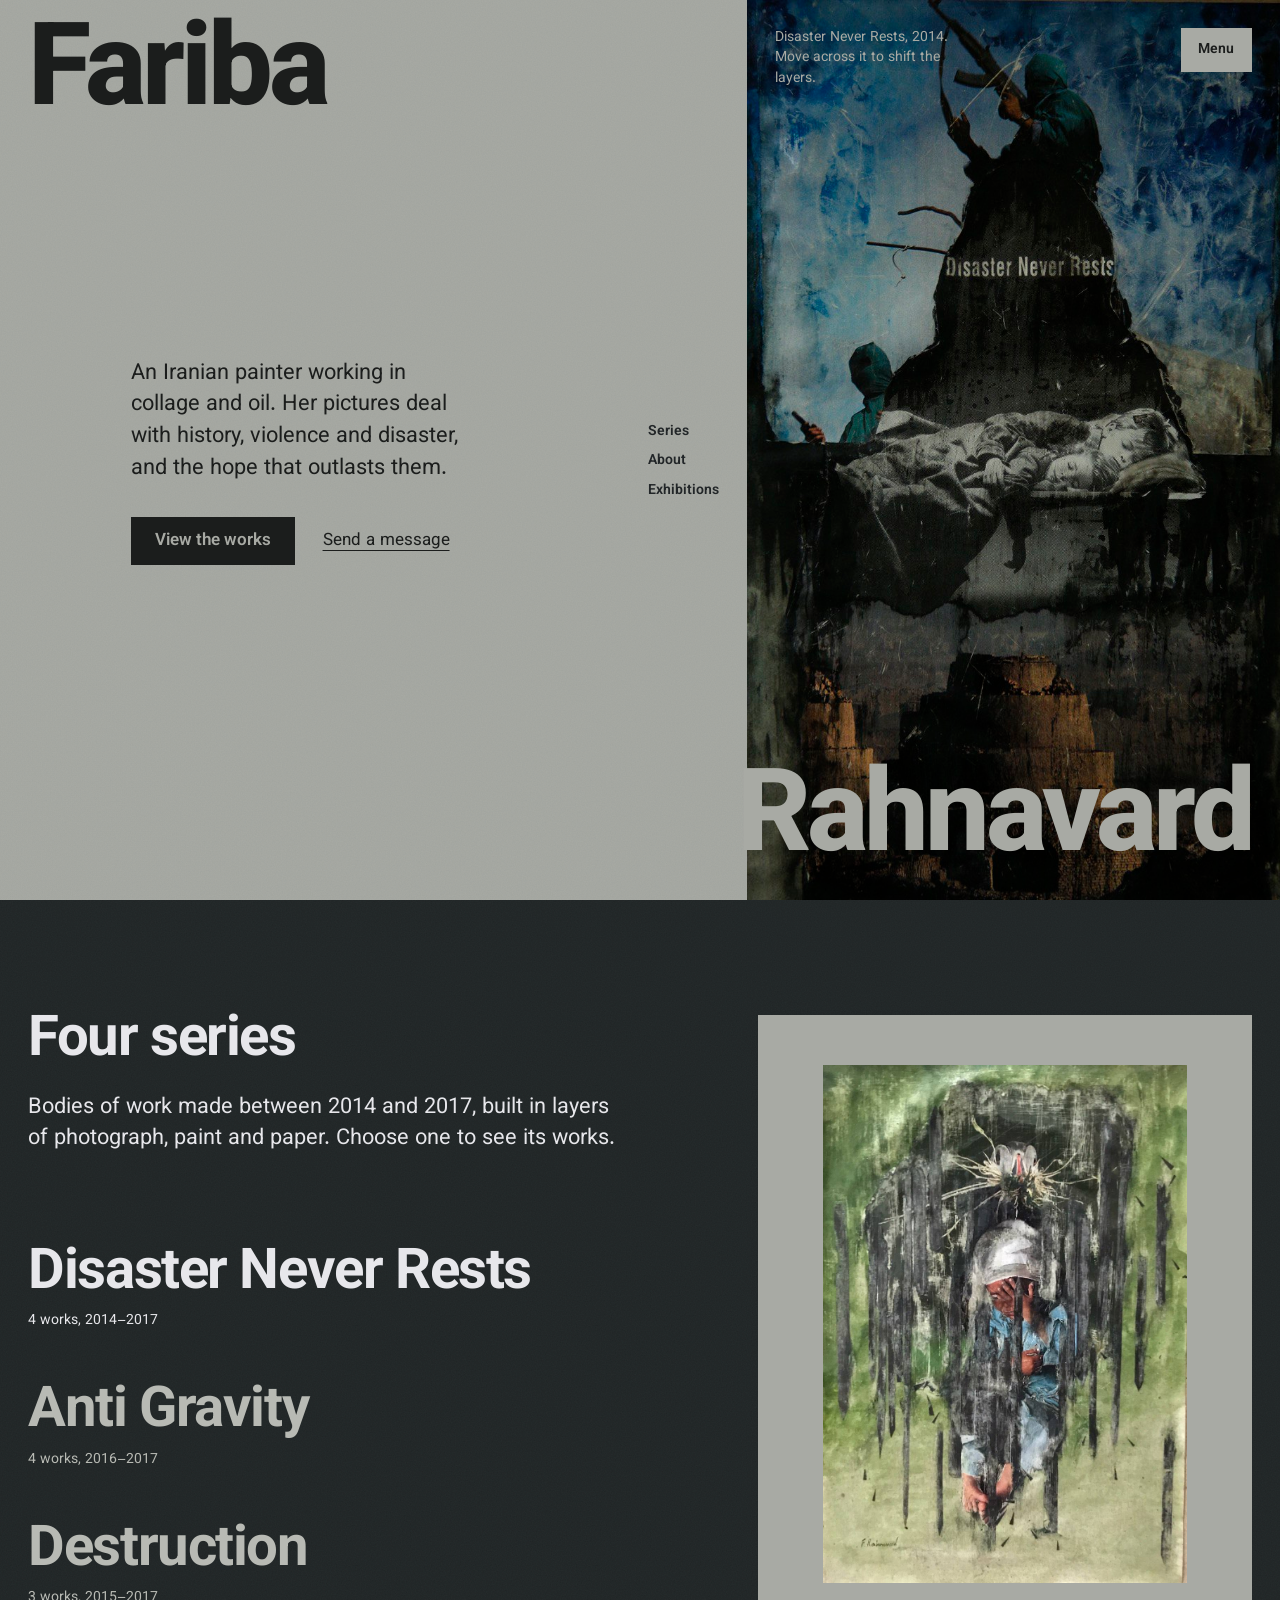
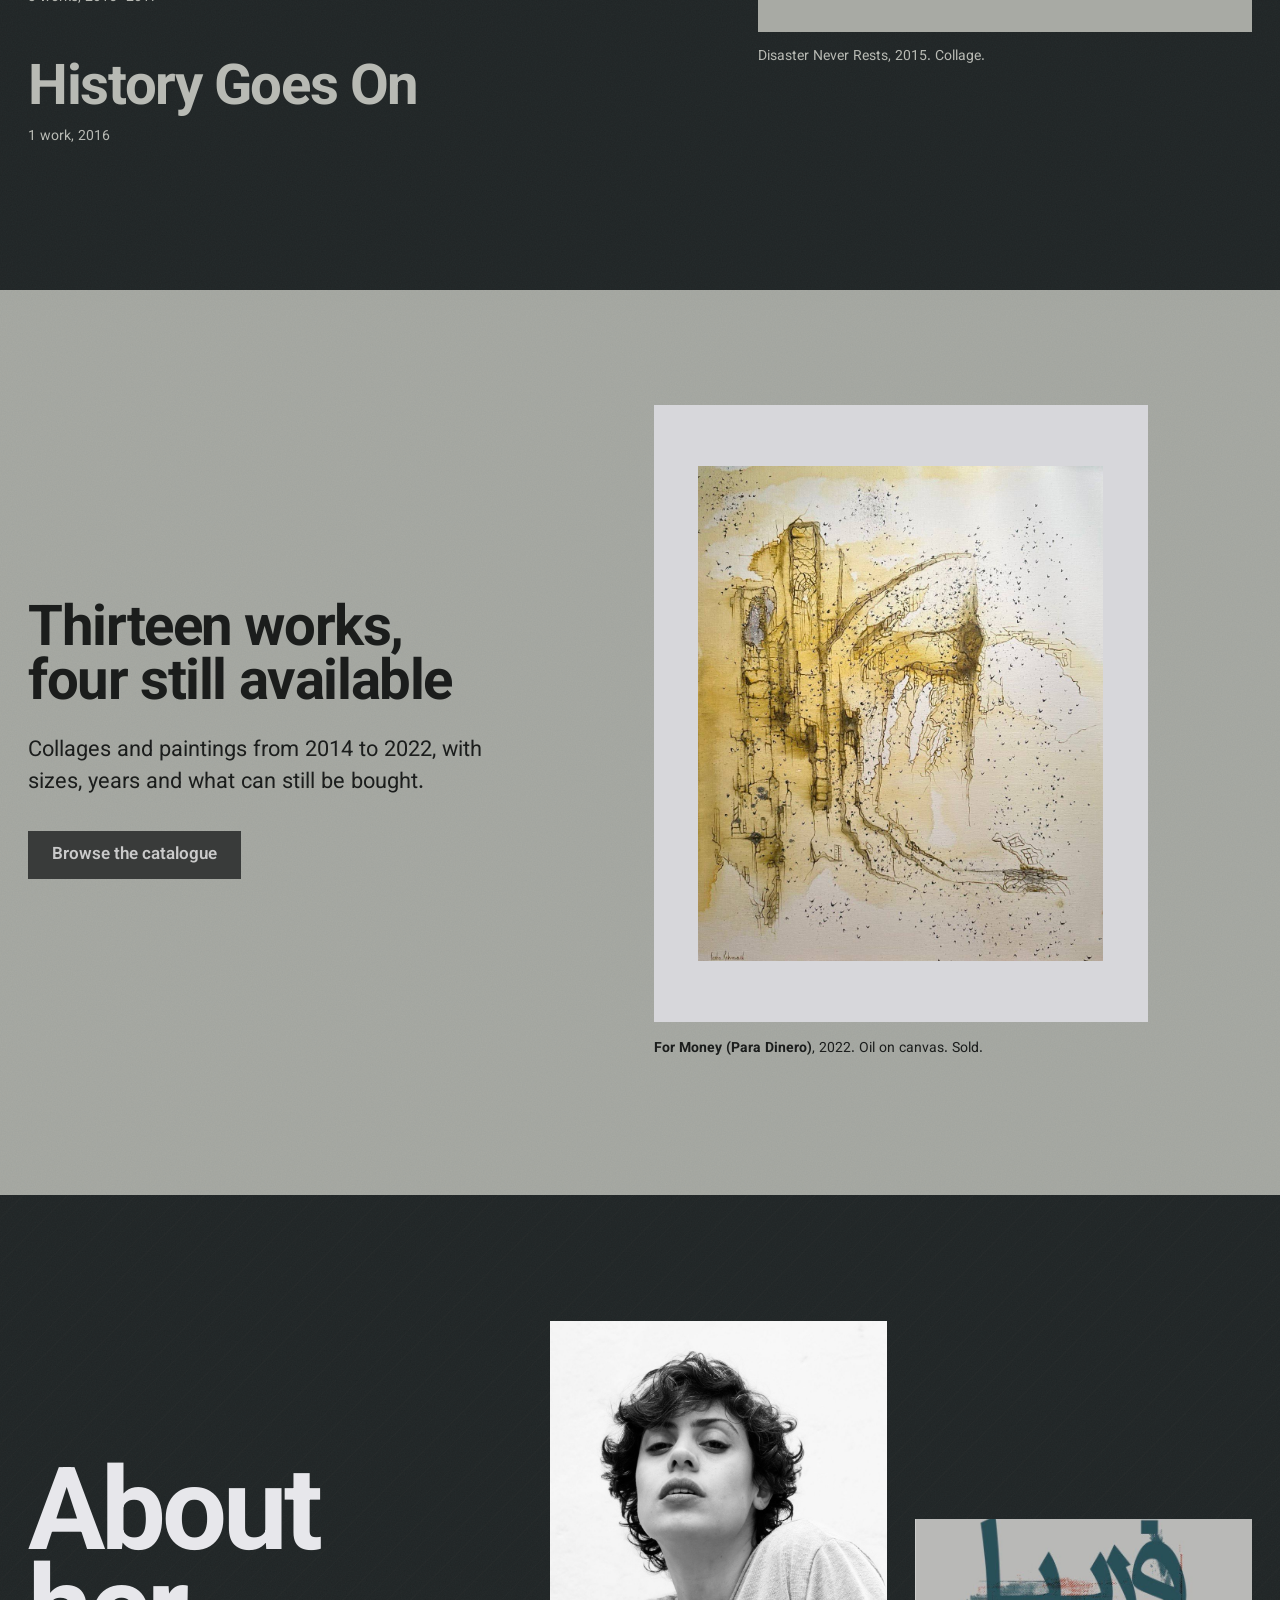
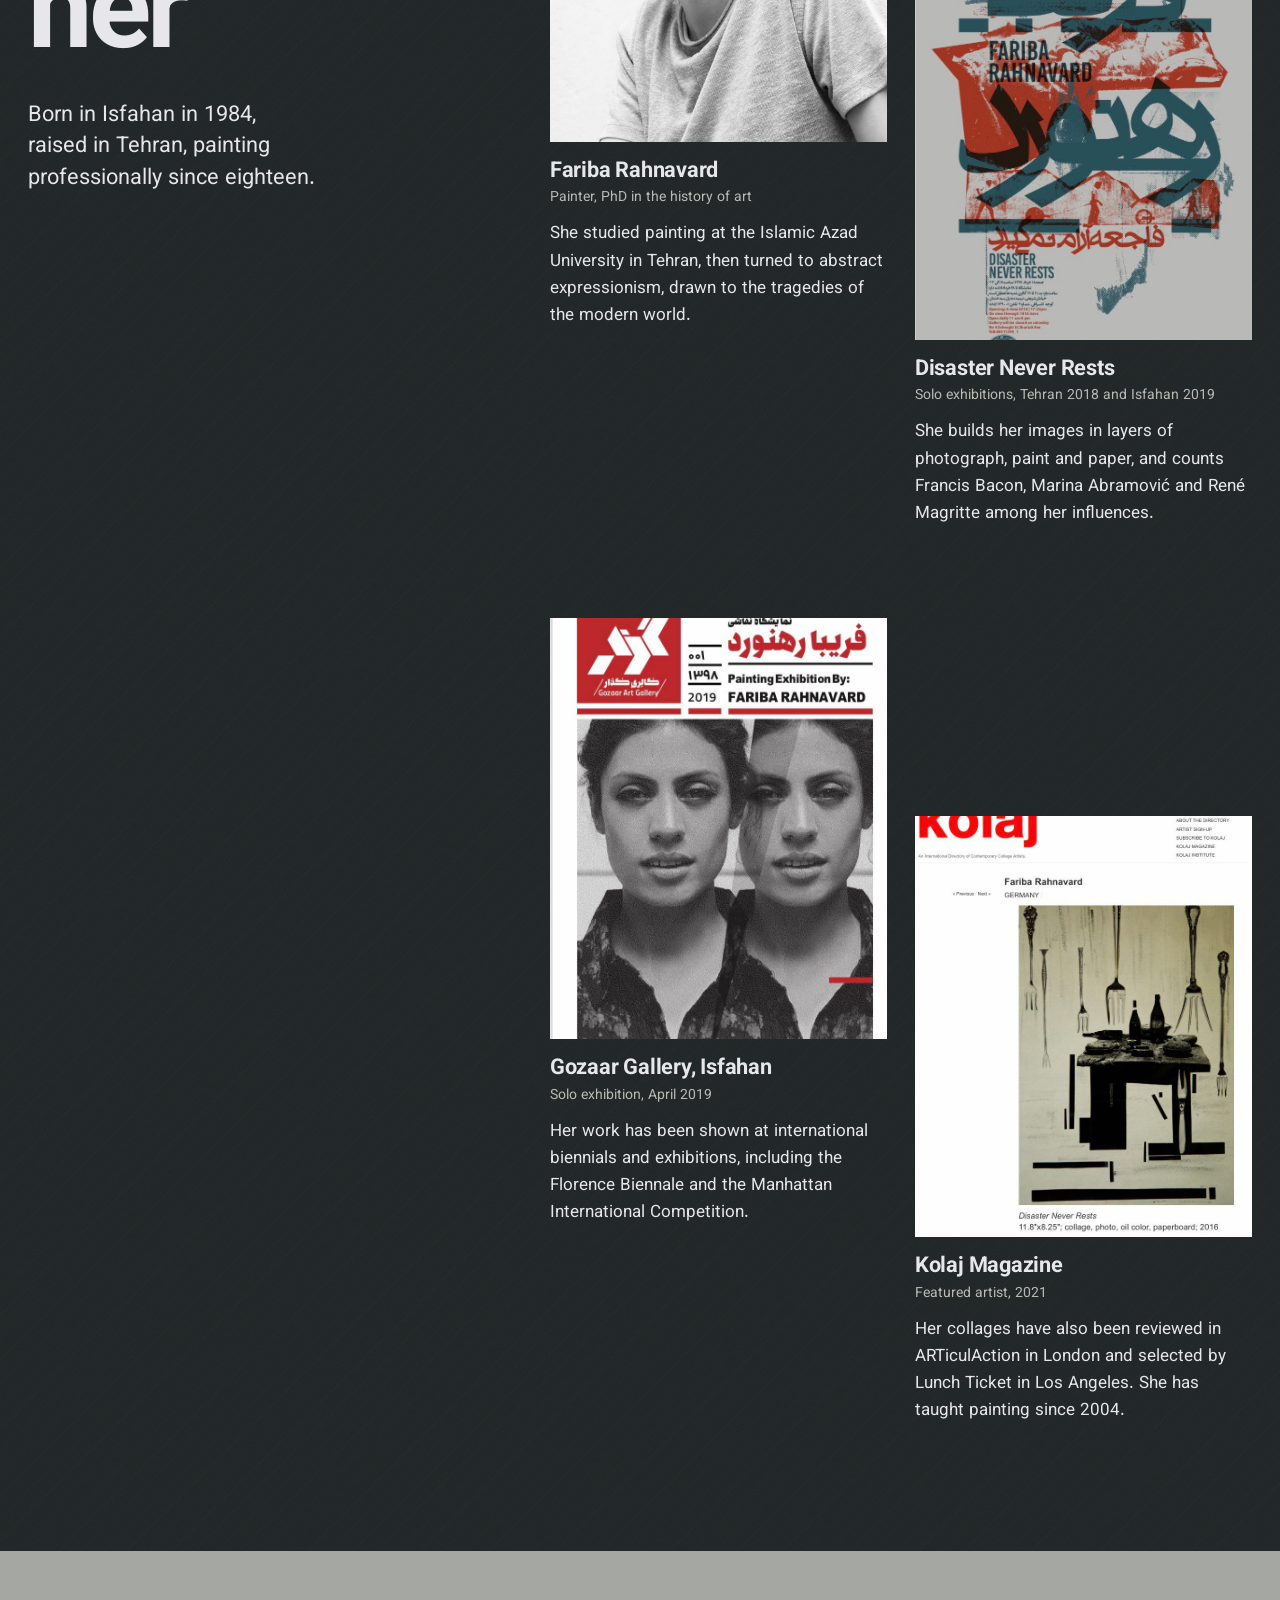
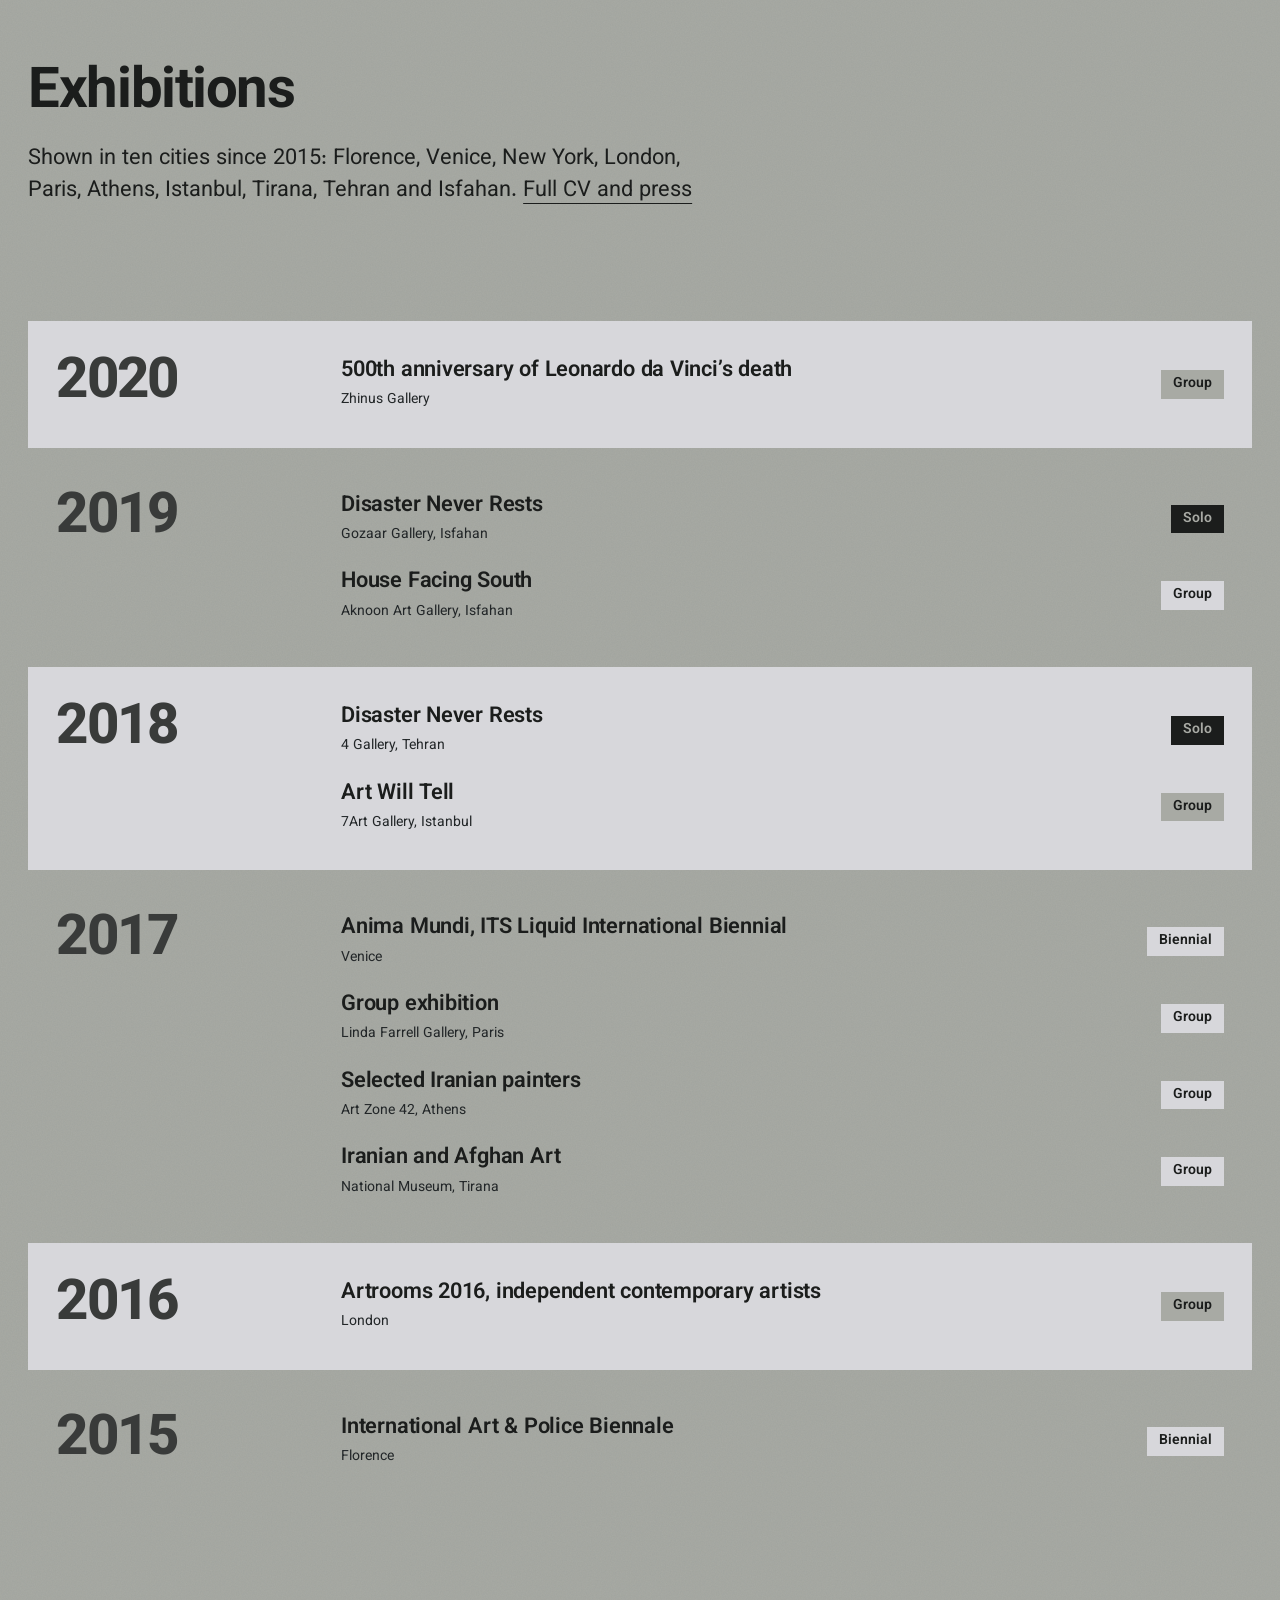
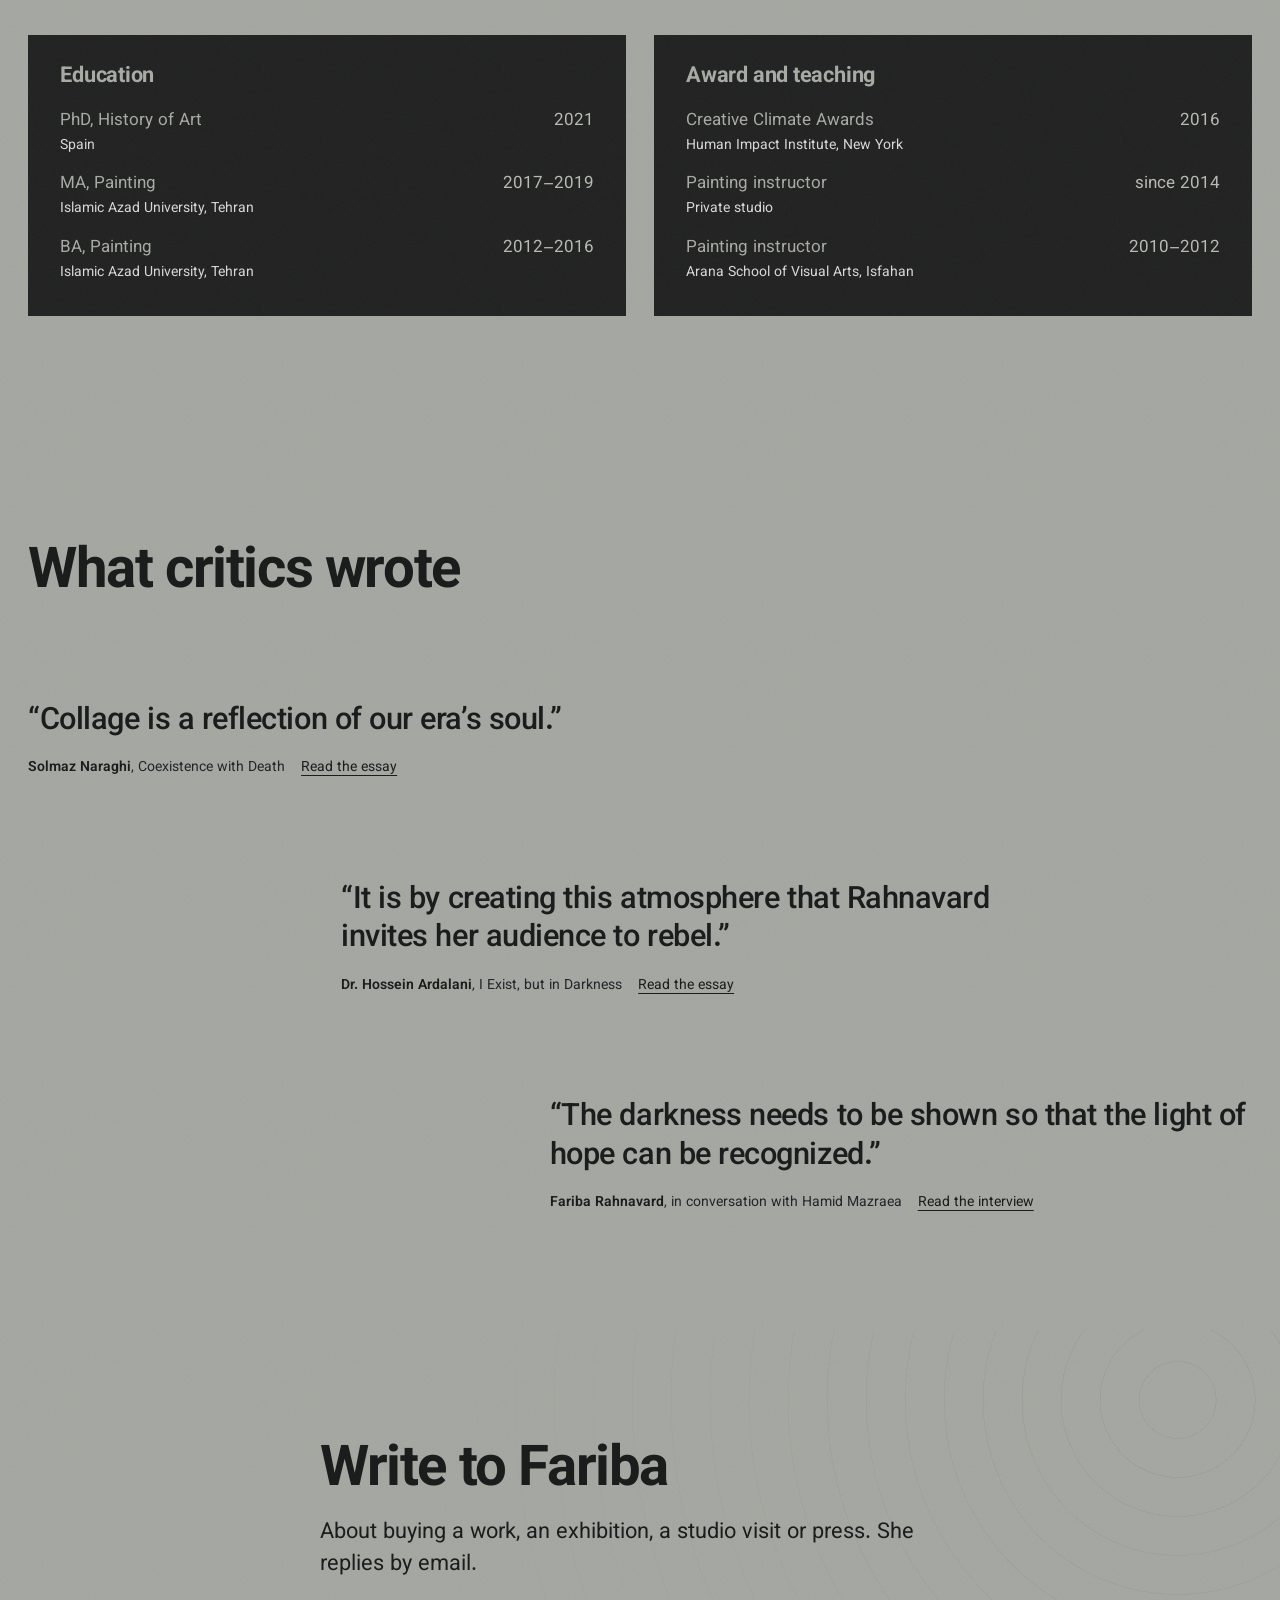
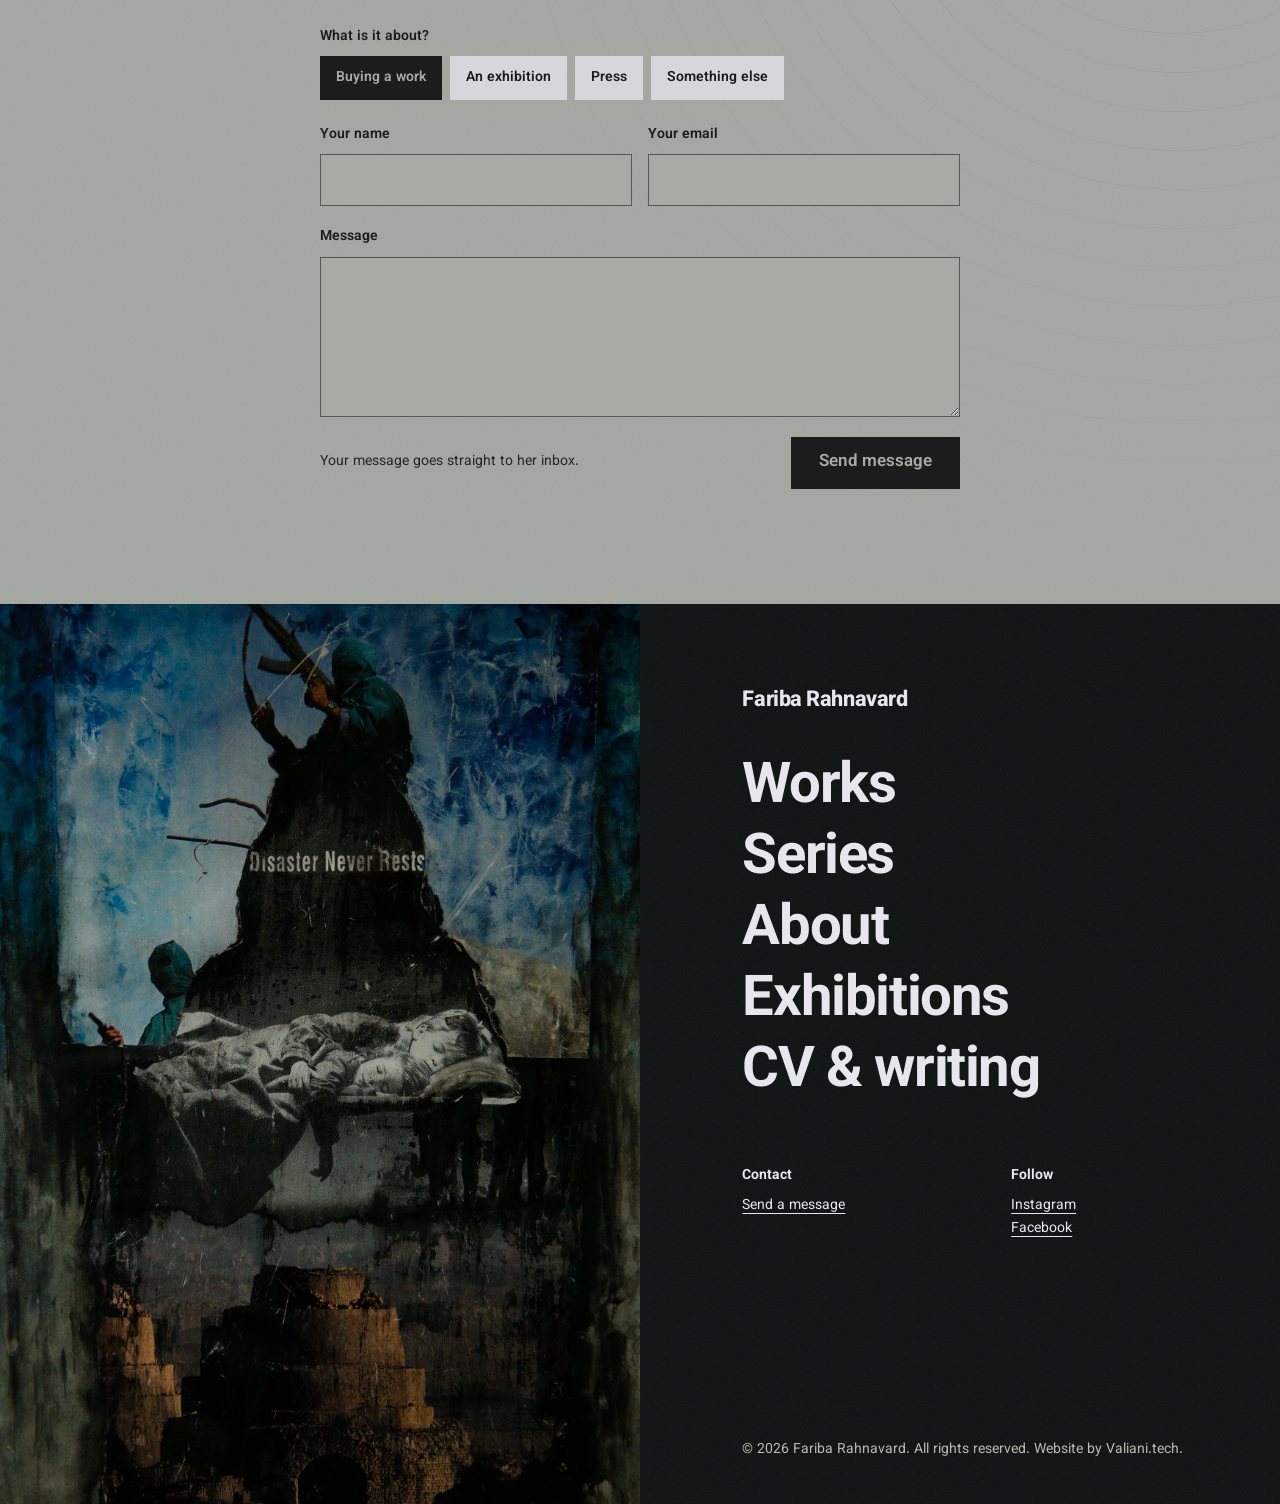
<file: index.html>
<!DOCTYPE html>
<html lang="en">
<head>
    <meta charset="UTF-8">
    <meta name="viewport" content="width=device-width, initial-scale=1.0">
    <title>Fariba Rahnavard, painter</title>
    <meta name="description" content="Fariba Rahnavard is an Iranian painter working in collage and oil. Series, works, exhibitions, writing and a contact form.">
    <meta property="og:title" content="Fariba Rahnavard, painter">
    <meta property="og:description" content="Collage and oil on history, violence, disaster and the hope that outlasts them.">
    <meta property="og:image" content="img/2.jpg">
    <meta name="theme-color" content="#a8aaa4">
    <script>document.documentElement.classList.add('js');</script>
    <link rel="preconnect" href="https://fonts.googleapis.com">
    <link rel="preconnect" href="https://fonts.gstatic.com" crossorigin>
    <link rel="stylesheet" href="https://fonts.googleapis.com/css2?family=Vazirmatn:wght@400..800&display=swap">
    <link rel="stylesheet" href="styles.css">
    <script src="script.js" defer></script>
</head>
<body>
    <a class="skip-link" href="#main">Skip to content</a>

    <button class="menu-button" type="button" aria-expanded="false" aria-controls="menu">Menu</button>
    <nav class="menu-panel" id="menu" aria-label="Main">
        <ul>
            <li><a href="buying.html">Works</a></li>
            <li><a href="#series">Series</a></li>
            <li><a href="#about">About</a></li>
            <li><a href="#exhibitions">Exhibitions</a></li>
            <li><a href="port.html">CV &amp; writing</a></li>
            <li><a href="#contact">Contact</a></li>
        </ul>
    </nav>

    <main id="main">
        <div class="stage">
            <h1 class="corner-name" aria-label="Fariba Rahnavard, painter">
                <span class="first" aria-hidden="true">Fariba</span>
                <span class="second" aria-hidden="true">Rahnavard</span>
            </h1>

            <section class="hero" aria-label="Introduction">
                <div class="hero-panel" data-ground="light">
                    <div class="hero-copy" data-reveal>
                        <p class="lead">An Iranian painter working in collage and oil. Her pictures deal with history, violence and disaster, and the hope that outlasts them.</p>
                        <div class="actions">
                            <a class="button" href="buying.html">View the works</a>
                            <a class="link" href="#contact">Send a message</a>
                        </div>
                    </div>
                    <ul class="hero-links">
                        <li><a href="#series">Series</a></li>
                        <li><a href="#about">About</a></li>
                        <li><a href="#exhibitions">Exhibitions</a></li>
                    </ul>
                </div>

                <figure class="strata" data-ground="dark">
                    <div class="stratum"><img src="img/2.jpg" width="872" height="1280" alt="Disaster Never Rests: a hooded figure with a rifle stands over a sleeping child, above the ruins of a stepped brick tower." fetchpriority="high"></div>
                    <div class="stratum" aria-hidden="true"><img src="img/2.jpg" width="872" height="1280" alt=""></div>
                    <div class="stratum" aria-hidden="true"><img src="img/2.jpg" width="872" height="1280" alt=""></div>
                    <figcaption>Disaster Never Rests, 2014. Move across it to shift the layers.</figcaption>
                </figure>
            </section>
        </div>

        <section class="series section frame" id="series" aria-labelledby="series-title">
            <div class="series-layout">
                <div class="series-main">
                    <div class="section-head" data-reveal>
                        <h2 class="heading" id="series-title">Four series</h2>
                        <p class="lead">Bodies of work made between 2014 and 2017, built in layers of photograph, paint and paper. Choose one to see its works.</p>
                    </div>
                    <ol class="series-list">
                        <li class="is-active">
                            <a href="buying.html?series=disaster-never-rests" data-preview="0">
                                <img class="series-thumb" src="img-sell/sell-11.jpg" width="901" height="1280" loading="lazy" alt="">
                                <h3 class="series-name">Disaster Never Rests</h3>
                                <span class="series-meta">4 works, 2014–2017</span>
                            </a>
                        </li>
                        <li>
                            <a href="buying.html?series=anti-gravity" data-preview="1">
                                <img class="series-thumb" src="img-sell/sell-3.jpg" width="920" height="1280" loading="lazy" alt="">
                                <h3 class="series-name">Anti Gravity</h3>
                                <span class="series-meta">4 works, 2016–2017</span>
                            </a>
                        </li>
                        <li>
                            <a href="buying.html?series=destruction" data-preview="2">
                                <img class="series-thumb" src="img-sell/sell-10.jpg" width="879" height="1280" loading="lazy" alt="">
                                <h3 class="series-name">Destruction</h3>
                                <span class="series-meta">3 works, 2015–2017</span>
                            </a>
                        </li>
                        <li>
                            <a href="buying.html?series=history-goes-on" data-preview="3">
                                <img class="series-thumb" src="img-sell/sell-8.jpg" width="1280" height="951" loading="lazy" alt="">
                                <h3 class="series-name">History Goes On</h3>
                                <span class="series-meta">1 work, 2016</span>
                            </a>
                        </li>
                    </ol>
                </div>

                <figure class="series-preview">
                    <div class="series-frame">
                        <img class="is-active" src="img-sell/sell-11.jpg" width="901" height="1280" loading="lazy" alt="Disaster Never Rests: a figure in a white headscarf covers their face, under dripping black bands on green." data-caption="Disaster Never Rests, 2015. Collage.">
                        <img src="img-sell/sell-3.jpg" width="920" height="1280" loading="lazy" alt="Anti Gravity: black silhouettes of forks, knives and bottles hang over a table on pale paper." data-caption="Anti Gravity, 2016. Collage.">
                        <img src="img-sell/sell-10.jpg" width="879" height="1280" loading="lazy" alt="Destruction: dark bands frame hands at a table and figures against a red sea." data-caption="Destruction, 2015. Collage.">
                        <img src="img-sell/sell-8.jpg" width="1280" height="951" loading="lazy" alt="History Goes On: a dark red sun over a deep blue night and a line of treetops." data-caption="History Goes On, 2016. Collage.">
                    </div>
                    <figcaption aria-live="polite">Disaster Never Rests, 2015. Collage.</figcaption>
                </figure>
            </div>
        </section>

        <section class="section frame" aria-labelledby="catalogue-title">
            <div class="catalogue-intro">
                <div class="section-head" data-reveal>
                    <h2 class="heading" id="catalogue-title">Thirteen works, four still available</h2>
                    <p class="lead">Collages and paintings from 2014 to 2022, with sizes, years and what can still be bought.</p>
                    <div class="actions"><a class="button button--accent" href="buying.html">Browse the catalogue</a></div>
                </div>

                <figure class="rotator">
                    <button class="rotator-frame" type="button" aria-label="Show the next work">
                        <img class="is-active" src="img-sell/sell-1.jpg" width="1046" height="1280" loading="lazy" alt="For Money: ochre ruins of arches and towers dissolving into black marks." data-caption="<strong>For Money (Para Dinero)</strong>, 2022. Oil on canvas. Sold.">
                        <img src="img-sell/sell-10.jpg" width="879" height="1280" loading="lazy" alt="Destruction: dark bands frame hands at a table and figures against a red sea." data-caption="<strong>Destruction</strong>, 2015. Collage. Available.">
                        <img src="img-sell/sell-6.jpg" width="941" height="1280" loading="lazy" alt="Anti Gravity: a lone ochre silhouette in the doorway of a weathered shopfront." data-caption="<strong>Anti Gravity</strong>, 2016. Collage. Sold.">
                        <img src="img-sell/sell-13.jpg" width="891" height="1280" loading="lazy" alt="Anti Gravity: fish leap from deep blue water under a grey sky." data-caption="<strong>Anti Gravity</strong>, 2017. Collage. Available.">
                        <img src="img-sell/sell-7.jpg" width="887" height="1280" loading="lazy" alt="Destruction: a stormy grey-green sky breaking into shards over dark water." data-caption="<strong>Destruction</strong>, 2017. Collage. Sold.">
                        <img src="img-sell/sell-12.jpg" width="887" height="1280" loading="lazy" alt="Disaster Never Rests: a man holding red flowers in a dark, scratched room." data-caption="<strong>Disaster Never Rests</strong>, 2017. Collage. Available.">
                        <img src="img-sell/sell-5.jpg" width="712" height="1024" loading="lazy" alt="Anti Gravity: children stand on crumbling ochre terraces beneath a passing train." data-caption="<strong>Anti Gravity</strong>, 2016. Collage. Sold.">
                    </button>
                    <figcaption aria-live="polite"><strong>For Money (Para Dinero)</strong>, 2022. Oil on canvas. Sold.</figcaption>
                </figure>
            </div>
        </section>

        <section class="about frame" id="about" aria-labelledby="about-title">
            <div class="about-title">
                <h2 id="about-title">About her</h2>
                <p class="lead">Born in Isfahan in 1984, raised in Tehran, painting professionally since eighteen.</p>
            </div>

            <div class="about-items">
                <article class="about-item" data-reveal>
                    <img src="img/photo_2024-08-16_12-58-16.jpg" width="980" height="1280" loading="lazy" alt="Black and white portrait of Fariba Rahnavard.">
                    <h3>Fariba Rahnavard</h3>
                    <p class="small">Painter, PhD in the history of art</p>
                    <p>She studied painting at the Islamic Azad University in Tehran, then turned to abstract expressionism, drawn to the tragedies of the modern world.</p>
                </article>
                <article class="about-item" data-reveal>
                    <img src="img/poster2.jpg" width="741" height="1055" loading="lazy" alt="Exhibition poster for Disaster Never Rests, with the artist’s name in large red and blue lettering.">
                    <h3>Disaster Never Rests</h3>
                    <p class="small">Solo exhibitions, Tehran 2018 and Isfahan 2019</p>
                    <p>She builds her images in layers of photograph, paint and paper, and counts Francis Bacon, Marina Abramović and René Magritte among her influences.</p>
                </article>
                <article class="about-item" data-reveal>
                    <img src="img/poster1.jpg" width="722" height="1041" loading="lazy" alt="Poster for her painting exhibition at Gozaar Art Gallery, 2019, with a doubled portrait of the artist.">
                    <h3>Gozaar Gallery, Isfahan</h3>
                    <p class="small">Solo exhibition, April 2019</p>
                    <p>Her work has been shown at international biennials and exhibitions, including the Florence Biennale and the Manhattan International Competition.</p>
                </article>
                <article class="about-item" data-reveal>
                    <img src="img/photo_2024-08-20_14-07-26%20(2).jpg" width="750" height="1051" loading="lazy" alt="Page from Kolaj Magazine featuring a collage by Fariba Rahnavard.">
                    <h3>Kolaj Magazine</h3>
                    <p class="small">Featured artist, 2021</p>
                    <p>Her collages have also been reviewed in ARTiculAction in London and selected by Lunch Ticket in Los Angeles. She has taught painting since 2004.</p>
                </article>
            </div>
        </section>

        <section class="section frame" id="exhibitions" aria-labelledby="exhibitions-title">
            <div class="exhibitions-layout">
                <div class="section-head" data-reveal>
                    <h2 class="heading" id="exhibitions-title">Exhibitions</h2>
                    <p class="lead">Shown in ten cities since 2015: Florence, Venice, New York, London, Paris, Athens, Istanbul, Tirana, Tehran and Isfahan. <a class="link" href="port.html">Full CV and press</a></p>
                </div>

                <ol class="timeline">
                    <li class="year-group" data-reveal>
                        <h3 class="year">2020</h3>
                        <ul class="shows">
                            <li class="show"><span class="show-title">500th anniversary of Leonardo da Vinci’s death</span><span class="show-place">Zhinus Gallery</span><span class="tag">Group</span></li>
                        </ul>
                    </li>
                    <li class="year-group" data-reveal>
                        <h3 class="year">2019</h3>
                        <ul class="shows">
                            <li class="show"><span class="show-title">Disaster Never Rests</span><span class="show-place">Gozaar Gallery, Isfahan</span><span class="tag tag--solo">Solo</span></li>
                            <li class="show"><span class="show-title">House Facing South</span><span class="show-place">Aknoon Art Gallery, Isfahan</span><span class="tag">Group</span></li>
                        </ul>
                    </li>
                    <li class="year-group" data-reveal>
                        <h3 class="year">2018</h3>
                        <ul class="shows">
                            <li class="show"><span class="show-title">Disaster Never Rests</span><span class="show-place">4 Gallery, Tehran</span><span class="tag tag--solo">Solo</span></li>
                            <li class="show"><span class="show-title">Art Will Tell</span><span class="show-place">7Art Gallery, Istanbul</span><span class="tag">Group</span></li>
                        </ul>
                    </li>
                    <li class="year-group" data-reveal>
                        <h3 class="year">2017</h3>
                        <ul class="shows">
                            <li class="show"><span class="show-title">Anima Mundi, ITS Liquid International Biennial</span><span class="show-place">Venice</span><span class="tag">Biennial</span></li>
                            <li class="show"><span class="show-title">Group exhibition</span><span class="show-place">Linda Farrell Gallery, Paris</span><span class="tag">Group</span></li>
                            <li class="show"><span class="show-title">Selected Iranian painters</span><span class="show-place">Art Zone 42, Athens</span><span class="tag">Group</span></li>
                            <li class="show"><span class="show-title">Iranian and Afghan Art</span><span class="show-place">National Museum, Tirana</span><span class="tag">Group</span></li>
                        </ul>
                    </li>
                    <li class="year-group" data-reveal>
                        <h3 class="year">2016</h3>
                        <ul class="shows">
                            <li class="show"><span class="show-title">Artrooms 2016, independent contemporary artists</span><span class="show-place">London</span><span class="tag">Group</span></li>
                        </ul>
                    </li>
                    <li class="year-group" data-reveal>
                        <h3 class="year">2015</h3>
                        <ul class="shows">
                            <li class="show"><span class="show-title">International Art &amp; Police Biennale</span><span class="show-place">Florence</span><span class="tag">Biennial</span></li>
                        </ul>
                    </li>
                </ol>

                <div class="study" data-reveal>
                    <div data-ground="dark">
                        <h3>Education</h3>
                        <ul>
                            <li><span>PhD, History of Art<small>Spain</small></span><span>2021</span></li>
                            <li><span>MA, Painting<small>Islamic Azad University, Tehran</small></span><span>2017–2019</span></li>
                            <li><span>BA, Painting<small>Islamic Azad University, Tehran</small></span><span>2012–2016</span></li>
                        </ul>
                    </div>
                    <div data-ground="dark">
                        <h3>Award and teaching</h3>
                        <ul>
                            <li><span>Creative Climate Awards<small>Human Impact Institute, New York</small></span><span>2016</span></li>
                            <li><span>Painting instructor<small>Private studio</small></span><span>since 2014</span></li>
                            <li><span>Painting instructor<small>Arana School of Visual Arts, Isfahan</small></span><span>2010–2012</span></li>
                        </ul>
                    </div>
                </div>
            </div>
        </section>

        <section class="section frame" aria-labelledby="writing-title">
            <div class="quotes">
                <div class="section-head">
                    <h2 class="heading" id="writing-title">What critics wrote</h2>
                </div>
                <blockquote>
                    <p>“Collage is a reflection of our era’s soul.”</p>
                    <footer><strong>Solmaz Naraghi</strong>, Coexistence with Death <a class="link" href="port.html#coexistence-with-death">Read the essay<span class="visually-hidden">: Coexistence with Death</span></a></footer>
                </blockquote>
                <blockquote>
                    <p>“It is by creating this atmosphere that Rahnavard invites her audience to rebel.”</p>
                    <footer><strong>Dr. Hossein Ardalani</strong>, I Exist, but in Darkness <a class="link" href="port.html#i-exist-but-in-darkness">Read the essay<span class="visually-hidden">: I Exist, but in Darkness</span></a></footer>
                </blockquote>
                <blockquote>
                    <p>“The darkness needs to be shown so that the light of hope can be recognized.”</p>
                    <footer><strong>Fariba Rahnavard</strong>, in conversation with Hamid Mazraea <a class="link" href="port.html#disaster-never-rests">Read the interview<span class="visually-hidden">: Disaster Never Rests</span></a></footer>
                </blockquote>
            </div>
        </section>

        <section class="section frame" id="contact" aria-labelledby="contact-title">
            <div class="letter-inner">
                <h2 class="heading" id="contact-title">Write to Fariba</h2>
                <p class="lead">About buying a work, an exhibition, a studio visit or press. She replies by email.</p>

                <form class="contact-form" data-access-key="YOUR_WEB3FORMS_ACCESS_KEY" novalidate>
                    <fieldset class="topics">
                        <legend>What is it about?</legend>
                        <div class="topic-options">
                            <label class="topic"><input type="radio" name="topic" value="Buying a work" checked><span>Buying a work</span></label>
                            <label class="topic"><input type="radio" name="topic" value="An exhibition or project"><span>An exhibition</span></label>
                            <label class="topic"><input type="radio" name="topic" value="Press"><span>Press</span></label>
                            <label class="topic"><input type="radio" name="topic" value="Something else"><span>Something else</span></label>
                        </div>
                    </fieldset>

                    <div class="letter-row">
                        <div class="field">
                            <label for="name">Your name</label>
                            <input id="name" name="name" type="text" autocomplete="name" required>
                        </div>
                        <div class="field">
                            <label for="email">Your email</label>
                            <input id="email" name="email" type="email" autocomplete="email" required>
                        </div>
                    </div>
                    <div class="field">
                        <label for="message">Message</label>
                        <textarea id="message" name="message" required></textarea>
                    </div>
                    <input class="honeypot" type="checkbox" name="botcheck" tabindex="-1" autocomplete="off" aria-hidden="true">

                    <div class="letter-send">
                        <p class="form-status" role="status">Your message goes straight to her inbox.</p>
                        <button class="button" type="submit">Send message</button>
                    </div>
                </form>
            </div>
        </section>
    </main>

    <footer class="site-footer">
        <figure class="footer-photo">
            <img src="img/2.jpg" width="872" height="1280" loading="lazy" alt="Detail of Disaster Never Rests: a child asleep beneath a hooded figure.">
        </figure>
        <div class="footer-menu">
            <a class="wordmark" href="index.html">Fariba Rahnavard</a>
            <ul class="footer-links">
                <li><a href="buying.html">Works</a></li>
                <li><a href="#series">Series</a></li>
                <li><a href="#about">About</a></li>
                <li><a href="#exhibitions">Exhibitions</a></li>
                <li><a href="port.html">CV &amp; writing</a></li>
            </ul>
            <div class="footer-blocks">
                <div>
                    <h2>Contact</h2>
                    <ul><li><a class="link" href="#contact">Send a message</a></li></ul>
                </div>
                <div>
                    <h2>Follow</h2>
                    <ul>
                        <li><a class="link" href="https://www.instagram.com/fariba_rahnavard/" target="_blank" rel="noopener">Instagram</a></li>
                        <li><a class="link" href="https://www.facebook.com/fariba.rahnavardd" target="_blank" rel="noopener">Facebook</a></li>
                    </ul>
                </div>
            </div>
            <p class="legal">© <span data-year>2026</span> Fariba Rahnavard. All rights reserved. Website by Valiani.tech.</p>
        </div>
    </footer>
</body>
</html>
</file>
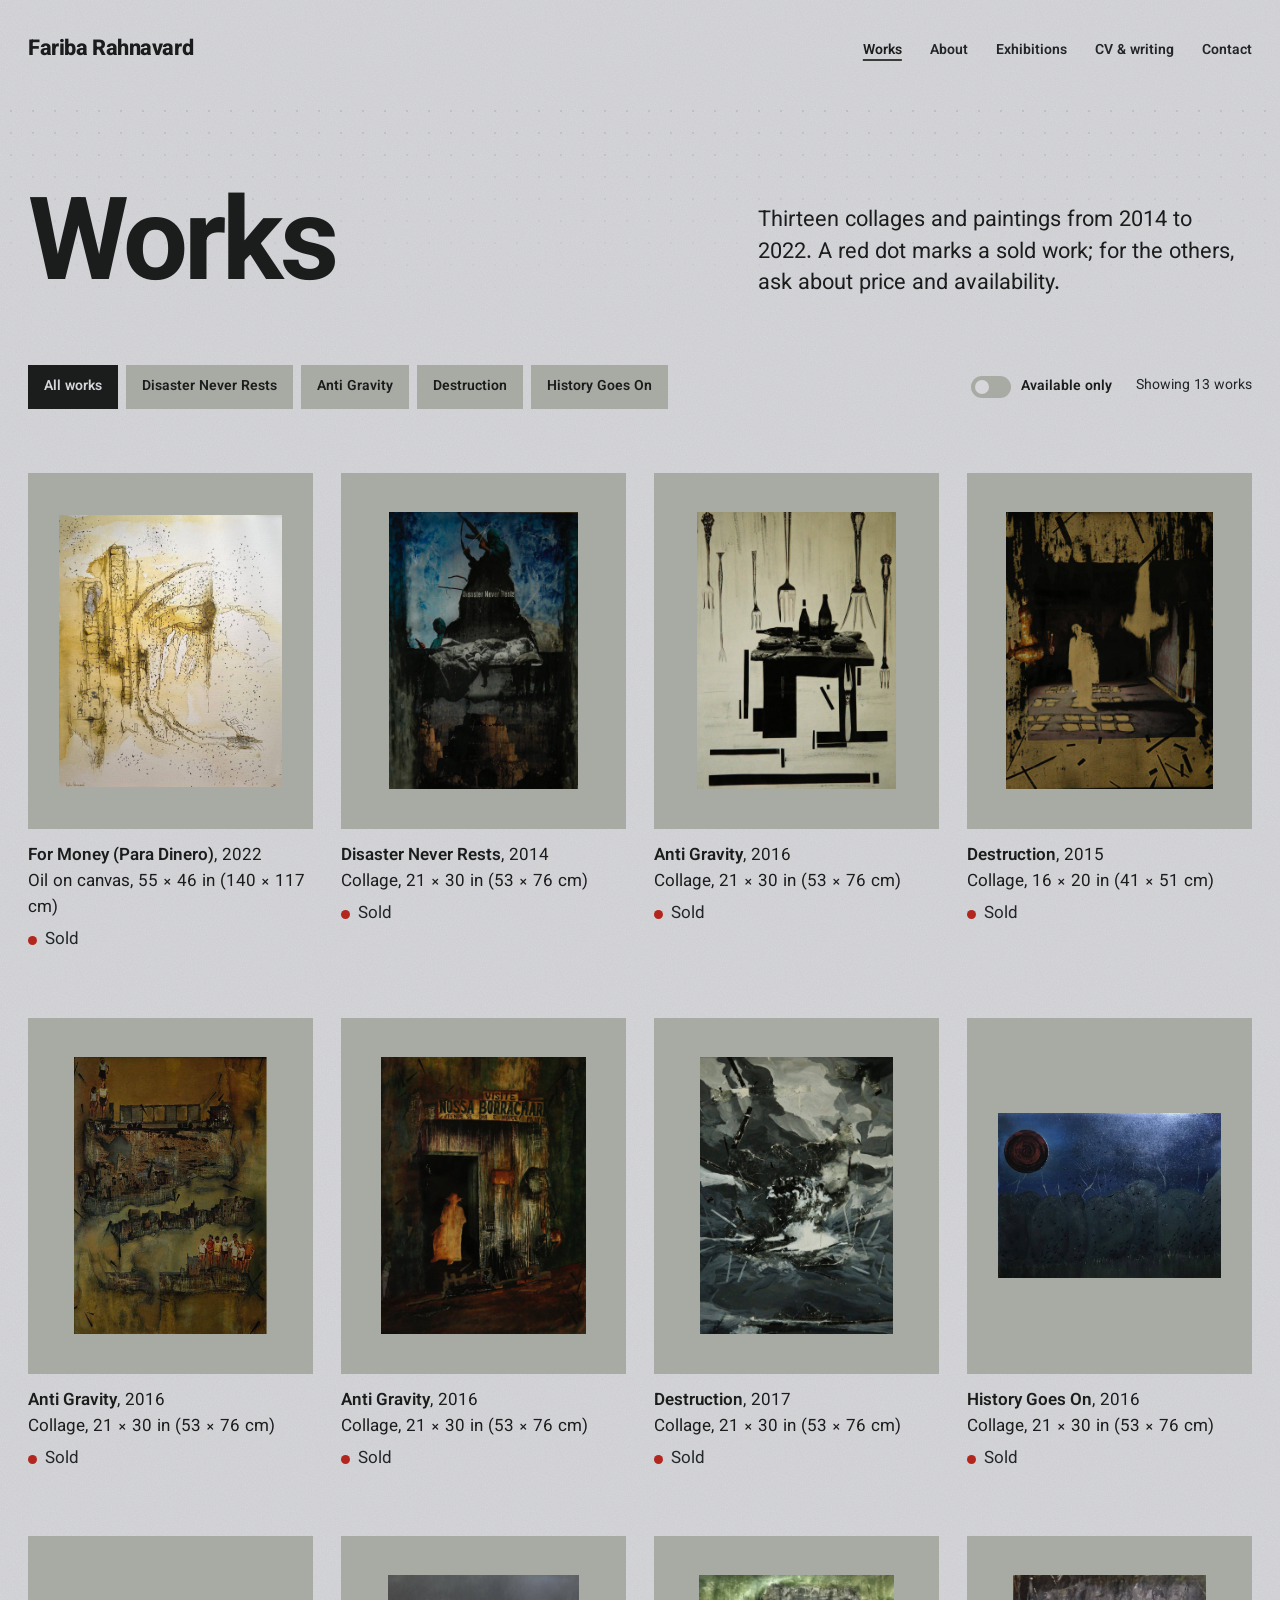
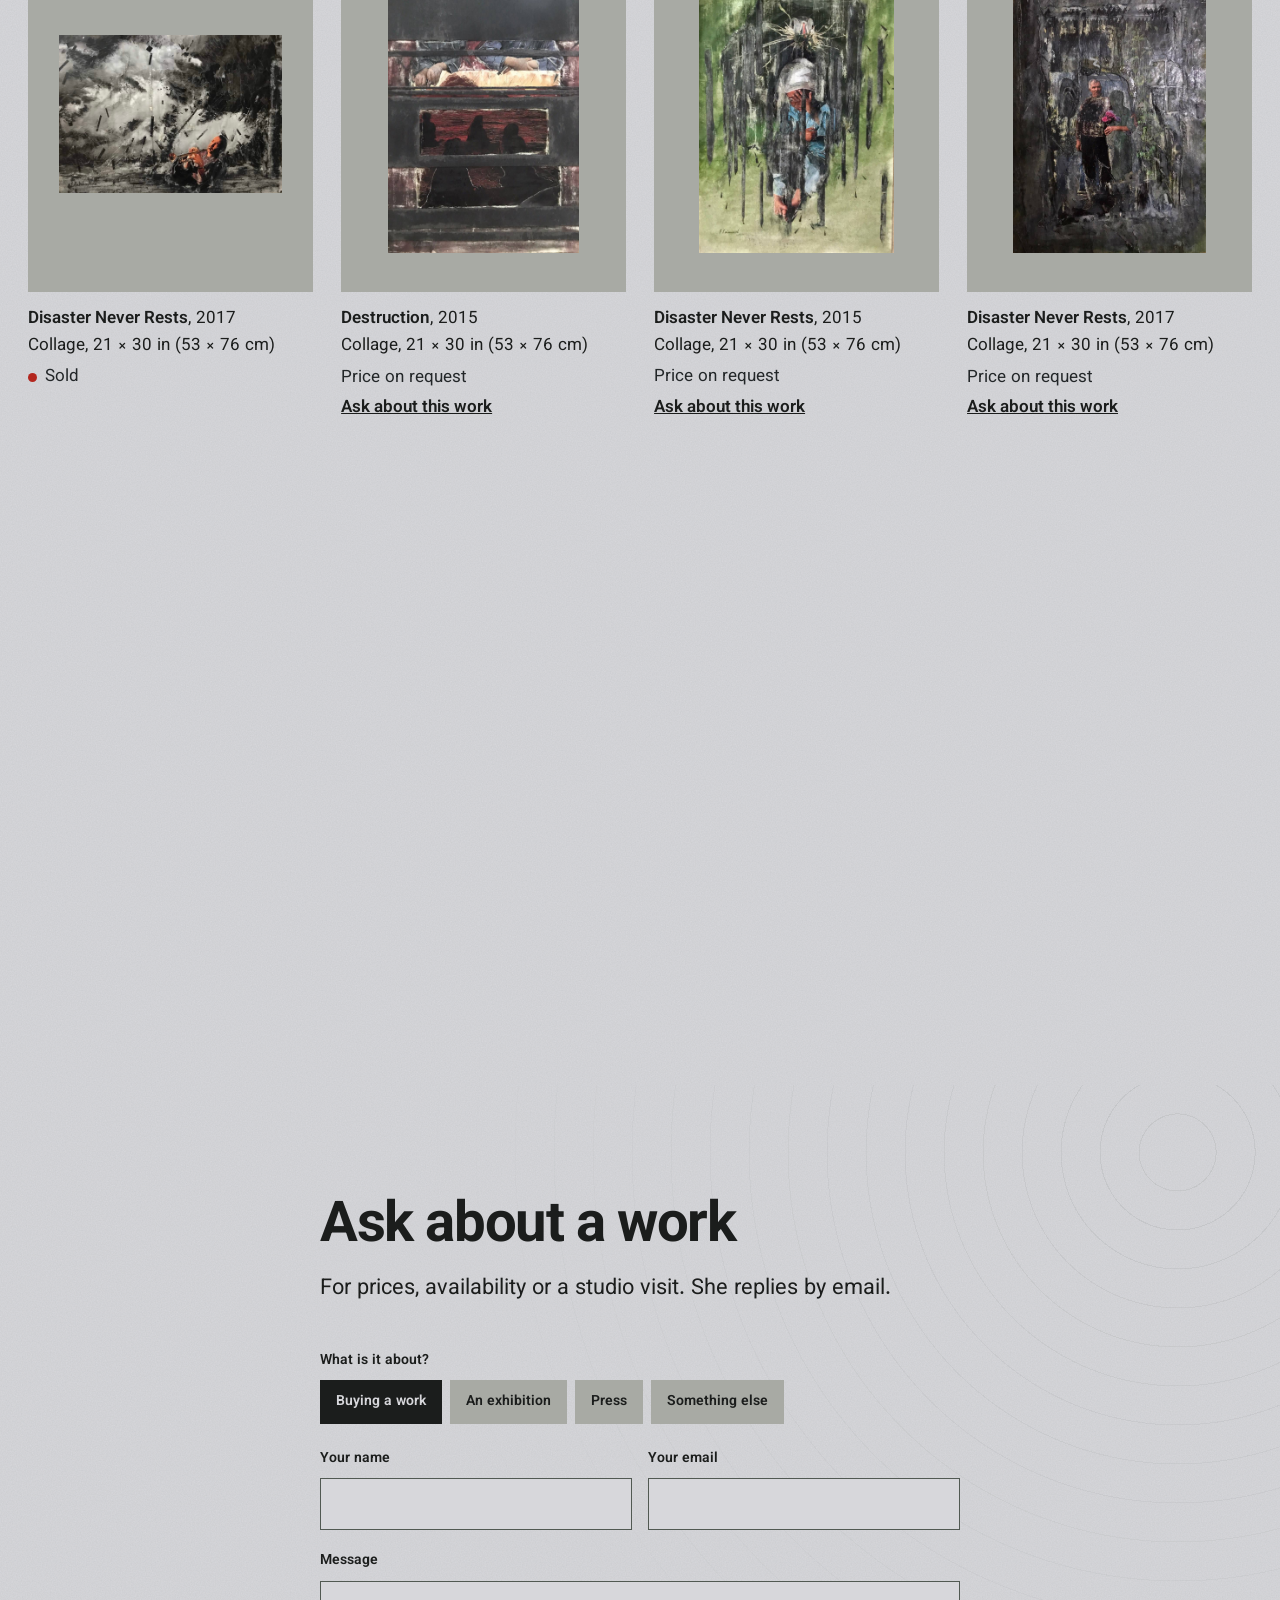
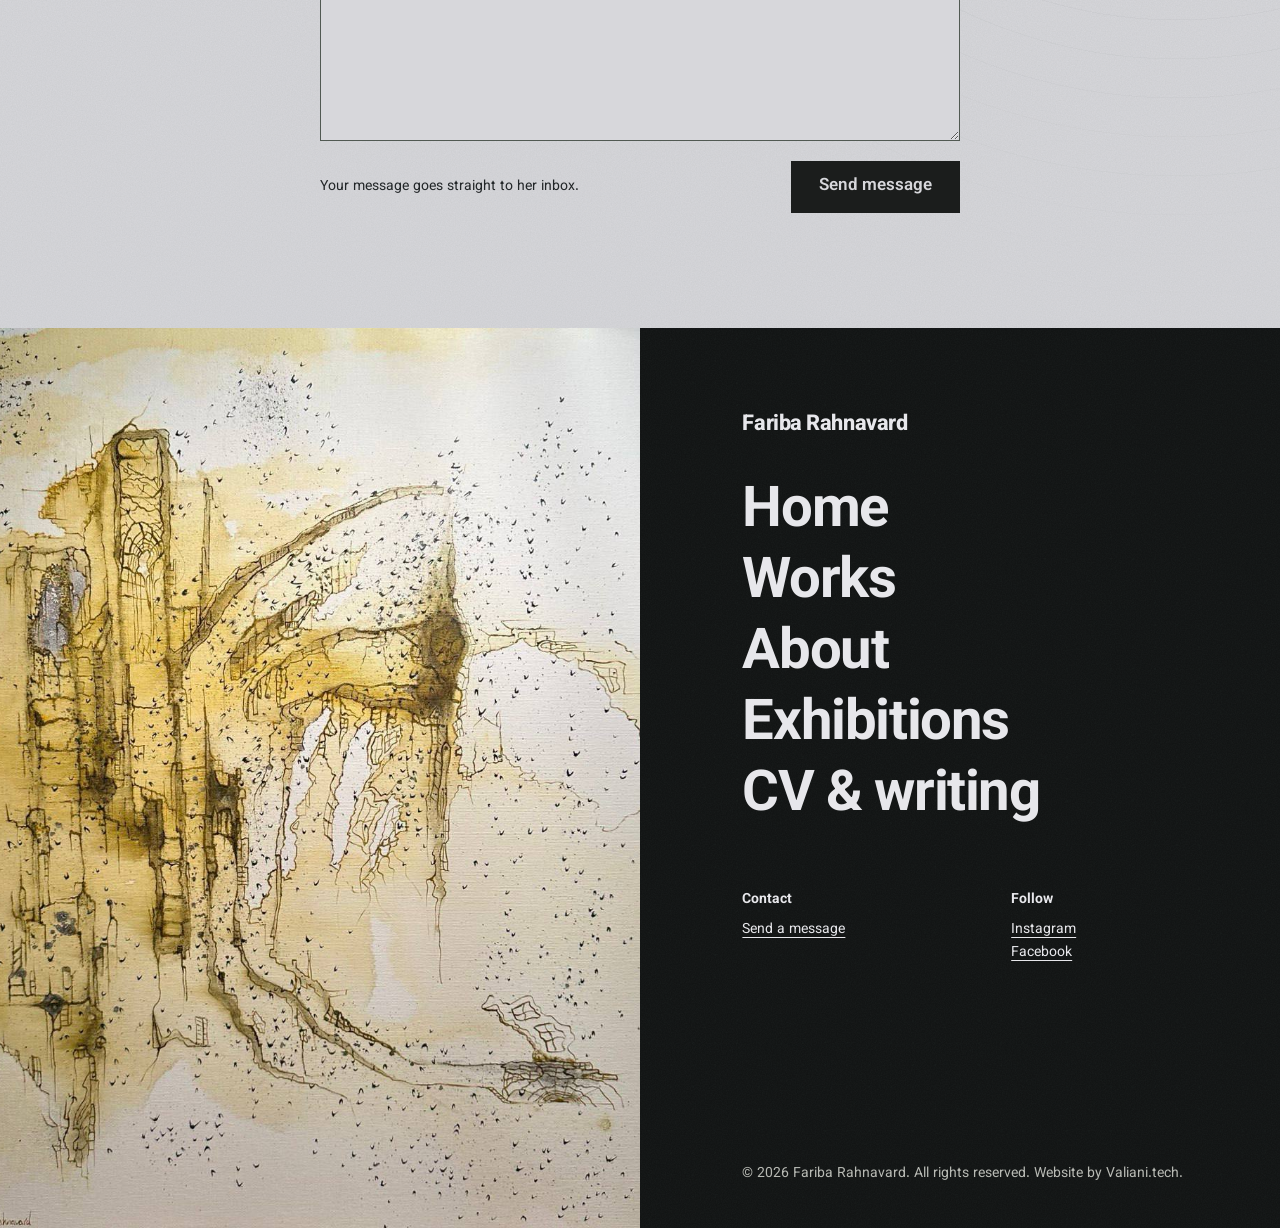
<file: buying.html>
<!DOCTYPE html>
<html lang="en">
<head>
    <meta charset="UTF-8">
    <meta name="viewport" content="width=device-width, initial-scale=1.0">
    <title>Works, Fariba Rahnavard</title>
    <meta name="description" content="Collages and paintings by Fariba Rahnavard, 2014–2022, with available works and a contact form for enquiries.">
    <meta name="theme-color" content="#d7d7db">
    <script>document.documentElement.classList.add('js');</script>
    <link rel="preconnect" href="https://fonts.googleapis.com">
    <link rel="preconnect" href="https://fonts.gstatic.com" crossorigin>
    <link rel="stylesheet" href="https://fonts.googleapis.com/css2?family=Vazirmatn:wght@400..800&display=swap">
    <link rel="stylesheet" href="styles.css">
    <script src="script.js" defer></script>
</head>
<body class="inner buying">
    <a class="skip-link" href="#main">Skip to content</a>

    <button class="menu-button" type="button" aria-expanded="false" aria-controls="menu">Menu</button>
    <nav class="menu-panel" id="menu" aria-label="Main">
        <ul>
            <li><a href="index.html">Home</a></li>
            <li><a href="buying.html" aria-current="page">Works</a></li>
            <li><a href="index.html#about">About</a></li>
            <li><a href="index.html#exhibitions">Exhibitions</a></li>
            <li><a href="port.html">CV &amp; writing</a></li>
            <li><a href="#contact">Contact</a></li>
        </ul>
    </nav>

    <header class="bar frame">
        <a class="wordmark" href="index.html">Fariba Rahnavard</a>
        <nav aria-label="Pages">
            <ul>
                <li><a href="buying.html" aria-current="page">Works</a></li>
                <li><a href="index.html#about">About</a></li>
                <li><a href="index.html#exhibitions">Exhibitions</a></li>
                <li><a href="port.html">CV &amp; writing</a></li>
                <li><a href="#contact">Contact</a></li>
            </ul>
        </nav>
    </header>

    <main id="main">
        <div class="frame catalogue-page">
            <div class="page-head" data-reveal>
                <h1>Works</h1>
                <p class="lead">Thirteen collages and paintings from 2014 to 2022. A red dot marks a sold work; for the others, ask about price and availability.</p>
            </div>

            <div class="toolbar" data-reveal>
                <div class="chips" role="group" aria-label="Series">
                    <button class="chip" type="button" data-series="all" aria-pressed="true">All works</button>
                    <button class="chip" type="button" data-series="disaster-never-rests" aria-pressed="false">Disaster Never Rests</button>
                    <button class="chip" type="button" data-series="anti-gravity" aria-pressed="false">Anti Gravity</button>
                    <button class="chip" type="button" data-series="destruction" aria-pressed="false">Destruction</button>
                    <button class="chip" type="button" data-series="history-goes-on" aria-pressed="false">History Goes On</button>
                </div>
                <div class="toolbar-end">
                    <button class="switch" type="button" aria-pressed="false">Available only</button>
                    <span class="count" role="status">Showing 13 works</span>
                </div>
            </div>
        <div class="catalogue">
            <figure class="work" data-reveal data-series-name="for-money" data-status="sold">
                <a class="work-link" href="img-sell/sell-1.jpg">
                    <img src="img-sell/sell-1.jpg" width="1046" height="1280" alt="Ochre ruins of arches and towers dissolving into a scatter of black marks.">
                </a>
                <figcaption class="label">
                    <cite>For Money (Para Dinero)</cite><span class="label-year">2022</span>
                    <span>Oil on canvas, 55 × 46 in (140 × 117 cm)</span>
                    <span class="status status-sold">Sold</span>
                </figcaption>
            </figure>

            <figure class="work" data-reveal data-series-name="disaster-never-rests" data-status="sold">
                <a class="work-link" href="img-sell/sell-2.jpg">
                    <img src="img-sell/sell-2.jpg" width="872" height="1280" alt="A hooded figure with a rifle stands over a sleeping child, above the ruins of a stepped brick tower.">
                </a>
                <figcaption class="label">
                    <cite>Disaster Never Rests</cite><span class="label-year">2014</span>
                    <span>Collage, 21 × 30 in (53 × 76 cm)</span>
                    <span class="status status-sold">Sold</span>
                </figcaption>
            </figure>

            <figure class="work" data-reveal data-series-name="anti-gravity" data-status="sold">
                <a class="work-link" href="img-sell/sell-3.jpg">
                    <img src="img-sell/sell-3.jpg" width="920" height="1280" alt="Black silhouettes of forks, knives and bottles hang over a table on pale paper.">
                </a>
                <figcaption class="label">
                    <cite>Anti Gravity</cite><span class="label-year">2016</span>
                    <span>Collage, 21 × 30 in (53 × 76 cm)</span>
                    <span class="status status-sold">Sold</span>
                </figcaption>
            </figure>

            <figure class="work" data-reveal data-series-name="destruction" data-status="sold">
                <a class="work-link" href="img-sell/sell-4.jpg">
                    <img src="img-sell/sell-4.jpg" width="957" height="1280" loading="lazy" alt="A pale silhouette in a dark doorway above an ochre tiled floor scattered with black marks.">
                </a>
                <figcaption class="label">
                    <cite>Destruction</cite><span class="label-year">2015</span>
                    <span>Collage, 16 × 20 in (41 × 51 cm)</span>
                    <span class="status status-sold">Sold</span>
                </figcaption>
            </figure>

            <figure class="work" data-reveal data-series-name="anti-gravity" data-status="sold">
                <a class="work-link" href="img-sell/sell-5.jpg">
                    <img src="img-sell/sell-5.jpg" width="712" height="1024" loading="lazy" alt="Children stand on crumbling ochre terraces of buildings beneath a passing train.">
                </a>
                <figcaption class="label">
                    <cite>Anti Gravity</cite><span class="label-year">2016</span>
                    <span>Collage, 21 × 30 in (53 × 76 cm)</span>
                    <span class="status status-sold">Sold</span>
                </figcaption>
            </figure>

            <figure class="work" data-reveal data-series-name="anti-gravity" data-status="sold">
                <a class="work-link" href="img-sell/sell-6.jpg">
                    <img src="img-sell/sell-6.jpg" width="941" height="1280" loading="lazy" alt="A lone ochre silhouette in the dark doorway of a weathered shopfront under a sign reading Nossa Borracharia.">
                </a>
                <figcaption class="label">
                    <cite>Anti Gravity</cite><span class="label-year">2016</span>
                    <span>Collage, 21 × 30 in (53 × 76 cm)</span>
                    <span class="status status-sold">Sold</span>
                </figcaption>
            </figure>

            <figure class="work" data-reveal data-series-name="destruction" data-status="sold">
                <a class="work-link" href="img-sell/sell-7.jpg">
                    <img src="img-sell/sell-7.jpg" width="887" height="1280" loading="lazy" alt="A stormy grey-green sky breaking into shards over dark water.">
                </a>
                <figcaption class="label">
                    <cite>Destruction</cite><span class="label-year">2017</span>
                    <span>Collage, 21 × 30 in (53 × 76 cm)</span>
                    <span class="status status-sold">Sold</span>
                </figcaption>
            </figure>

            <figure class="work" data-reveal data-series-name="history-goes-on" data-status="sold">
                <a class="work-link" href="img-sell/sell-8.jpg">
                    <img src="img-sell/sell-8.jpg" width="1280" height="951" loading="lazy" alt="A dark red sun over a deep blue night and a line of rounded treetops.">
                </a>
                <figcaption class="label">
                    <cite>History Goes On</cite><span class="label-year">2016</span>
                    <span>Collage, 21 × 30 in (53 × 76 cm)</span>
                    <span class="status status-sold">Sold</span>
                </figcaption>
            </figure>

            <figure class="work" data-reveal data-series-name="disaster-never-rests" data-status="sold">
                <a class="work-link" href="img-sell/sell-9.jpg">
                    <img src="img-sell/sell-9.jpg" width="1024" height="726" loading="lazy" alt="Smoke and ash swirl over a burning red point in a grey landscape.">
                </a>
                <figcaption class="label">
                    <cite>Disaster Never Rests</cite><span class="label-year">2017</span>
                    <span>Collage, 21 × 30 in (53 × 76 cm)</span>
                    <span class="status status-sold">Sold</span>
                </figcaption>
            </figure>

            <figure class="work" data-reveal data-series-name="destruction" data-status="available">
                <a class="work-link" href="img-sell/sell-10.jpg">
                    <img src="img-sell/sell-10.jpg" width="879" height="1280" loading="lazy" alt="Dark horizontal bands frame hands at a table and silhouetted figures against a red sea.">
                </a>
                <figcaption class="label">
                    <cite>Destruction</cite><span class="label-year">2015</span>
                    <span>Collage, 21 × 30 in (53 × 76 cm)</span>
                    <span class="status">Price on request <a href="#contact" data-ask="Destruction (2015)">Ask about this work</a></span>
                </figcaption>
            </figure>

            <figure class="work" data-reveal data-series-name="disaster-never-rests" data-status="available">
                <a class="work-link" href="img-sell/sell-11.jpg">
                    <img src="img-sell/sell-11.jpg" width="901" height="1280" loading="lazy" alt="A figure in a white headscarf covers their face, under a nest of dark wire and dripping black bands on green.">
                </a>
                <figcaption class="label">
                    <cite>Disaster Never Rests</cite><span class="label-year">2015</span>
                    <span>Collage, 21 × 30 in (53 × 76 cm)</span>
                    <span class="status">Price on request <a href="#contact" data-ask="Disaster Never Rests (2015)">Ask about this work</a></span>
                </figcaption>
            </figure>

            <figure class="work" data-reveal data-series-name="disaster-never-rests" data-status="available">
                <a class="work-link" href="img-sell/sell-12.jpg">
                    <img src="img-sell/sell-12.jpg" width="887" height="1280" loading="lazy" alt="A man holding red flowers stands in a dark, scratched architectural space.">
                </a>
                <figcaption class="label">
                    <cite>Disaster Never Rests</cite><span class="label-year">2017</span>
                    <span>Collage, 21 × 30 in (53 × 76 cm)</span>
                    <span class="status">Price on request <a href="#contact" data-ask="Disaster Never Rests (2017)">Ask about this work</a></span>
                </figcaption>
            </figure>

            <figure class="work" data-reveal data-series-name="anti-gravity" data-status="available">
                <a class="work-link" href="img-sell/sell-13.jpg">
                    <img src="img-sell/sell-13.jpg" width="891" height="1280" loading="lazy" alt="Fish leap from deep blue water under a grey sky marked with a small round emblem.">
                </a>
                <figcaption class="label">
                    <cite>Anti Gravity</cite><span class="label-year">2017</span>
                    <span>Collage, 21 × 30 in (53 × 76 cm)</span>
                    <span class="status">Price on request <a href="#contact" data-ask="Anti Gravity (2017)">Ask about this work</a></span>
                </figcaption>
            </figure>
        </div>

            <p class="empty" hidden>None of the works in this series are available right now. <a class="link" href="#contact">Send a message</a> to ask about other pieces.</p>
        </div>

        <section class="section frame" id="contact" aria-labelledby="contact-title">
            <div class="letter-inner">
                <h2 class="heading" id="contact-title">Ask about a work</h2>
                <p class="lead">For prices, availability or a studio visit. She replies by email.</p>

                <form class="contact-form" data-access-key="YOUR_WEB3FORMS_ACCESS_KEY" novalidate>
                    <fieldset class="topics">
                        <legend>What is it about?</legend>
                        <div class="topic-options">
                            <label class="topic"><input type="radio" name="topic" value="Buying a work" checked><span>Buying a work</span></label>
                            <label class="topic"><input type="radio" name="topic" value="An exhibition or project"><span>An exhibition</span></label>
                            <label class="topic"><input type="radio" name="topic" value="Press"><span>Press</span></label>
                            <label class="topic"><input type="radio" name="topic" value="Something else"><span>Something else</span></label>
                        </div>
                    </fieldset>

                    <div class="letter-row">
                        <div class="field">
                            <label for="name">Your name</label>
                            <input id="name" name="name" type="text" autocomplete="name" required>
                        </div>
                        <div class="field">
                            <label for="email">Your email</label>
                            <input id="email" name="email" type="email" autocomplete="email" required>
                        </div>
                    </div>
                    <div class="field">
                        <label for="message">Message</label>
                        <textarea id="message" name="message" required></textarea>
                    </div>
                    <input class="honeypot" type="checkbox" name="botcheck" tabindex="-1" autocomplete="off" aria-hidden="true">

                    <div class="letter-send">
                        <p class="form-status" role="status">Your message goes straight to her inbox.</p>
                        <button class="button" type="submit">Send message</button>
                    </div>
                </form>
            </div>
        </section>
    </main>

    <footer class="site-footer">
        <figure class="footer-photo">
            <img src="img-sell/sell-1.jpg" width="1046" height="1280" loading="lazy" alt="Detail of For Money: ochre arches dissolving into black marks.">
        </figure>
        <div class="footer-menu">
            <a class="wordmark" href="index.html">Fariba Rahnavard</a>
            <ul class="footer-links">
                <li><a href="index.html">Home</a></li>
                <li><a href="buying.html">Works</a></li>
                <li><a href="index.html#about">About</a></li>
                <li><a href="index.html#exhibitions">Exhibitions</a></li>
                <li><a href="port.html">CV &amp; writing</a></li>
            </ul>
            <div class="footer-blocks">
                <div>
                    <h2>Contact</h2>
                    <ul><li><a class="link" href="#contact">Send a message</a></li></ul>
                </div>
                <div>
                    <h2>Follow</h2>
                    <ul>
                        <li><a class="link" href="https://www.instagram.com/fariba_rahnavard/" target="_blank" rel="noopener">Instagram</a></li>
                        <li><a class="link" href="https://www.facebook.com/fariba.rahnavardd" target="_blank" rel="noopener">Facebook</a></li>
                    </ul>
                </div>
            </div>
            <p class="legal">© <span data-year>2026</span> Fariba Rahnavard. All rights reserved. Website by Valiani.tech.</p>
        </div>
    </footer>

    <dialog class="viewer" aria-label="Artwork viewer">
        <div class="viewer-stage"><img alt=""></div>
        <div class="viewer-panel">
            <div class="viewer-bar">
                <span class="viewer-counter"></span>
                <button class="viewer-close" type="button">Close</button>
            </div>
            <div class="label"></div>
            <div class="viewer-steps">
                <button type="button" data-step="previous">Previous</button>
                <button type="button" data-step="next">Next</button>
            </div>
        </div>
    </dialog>
</body>
</html>
</file>
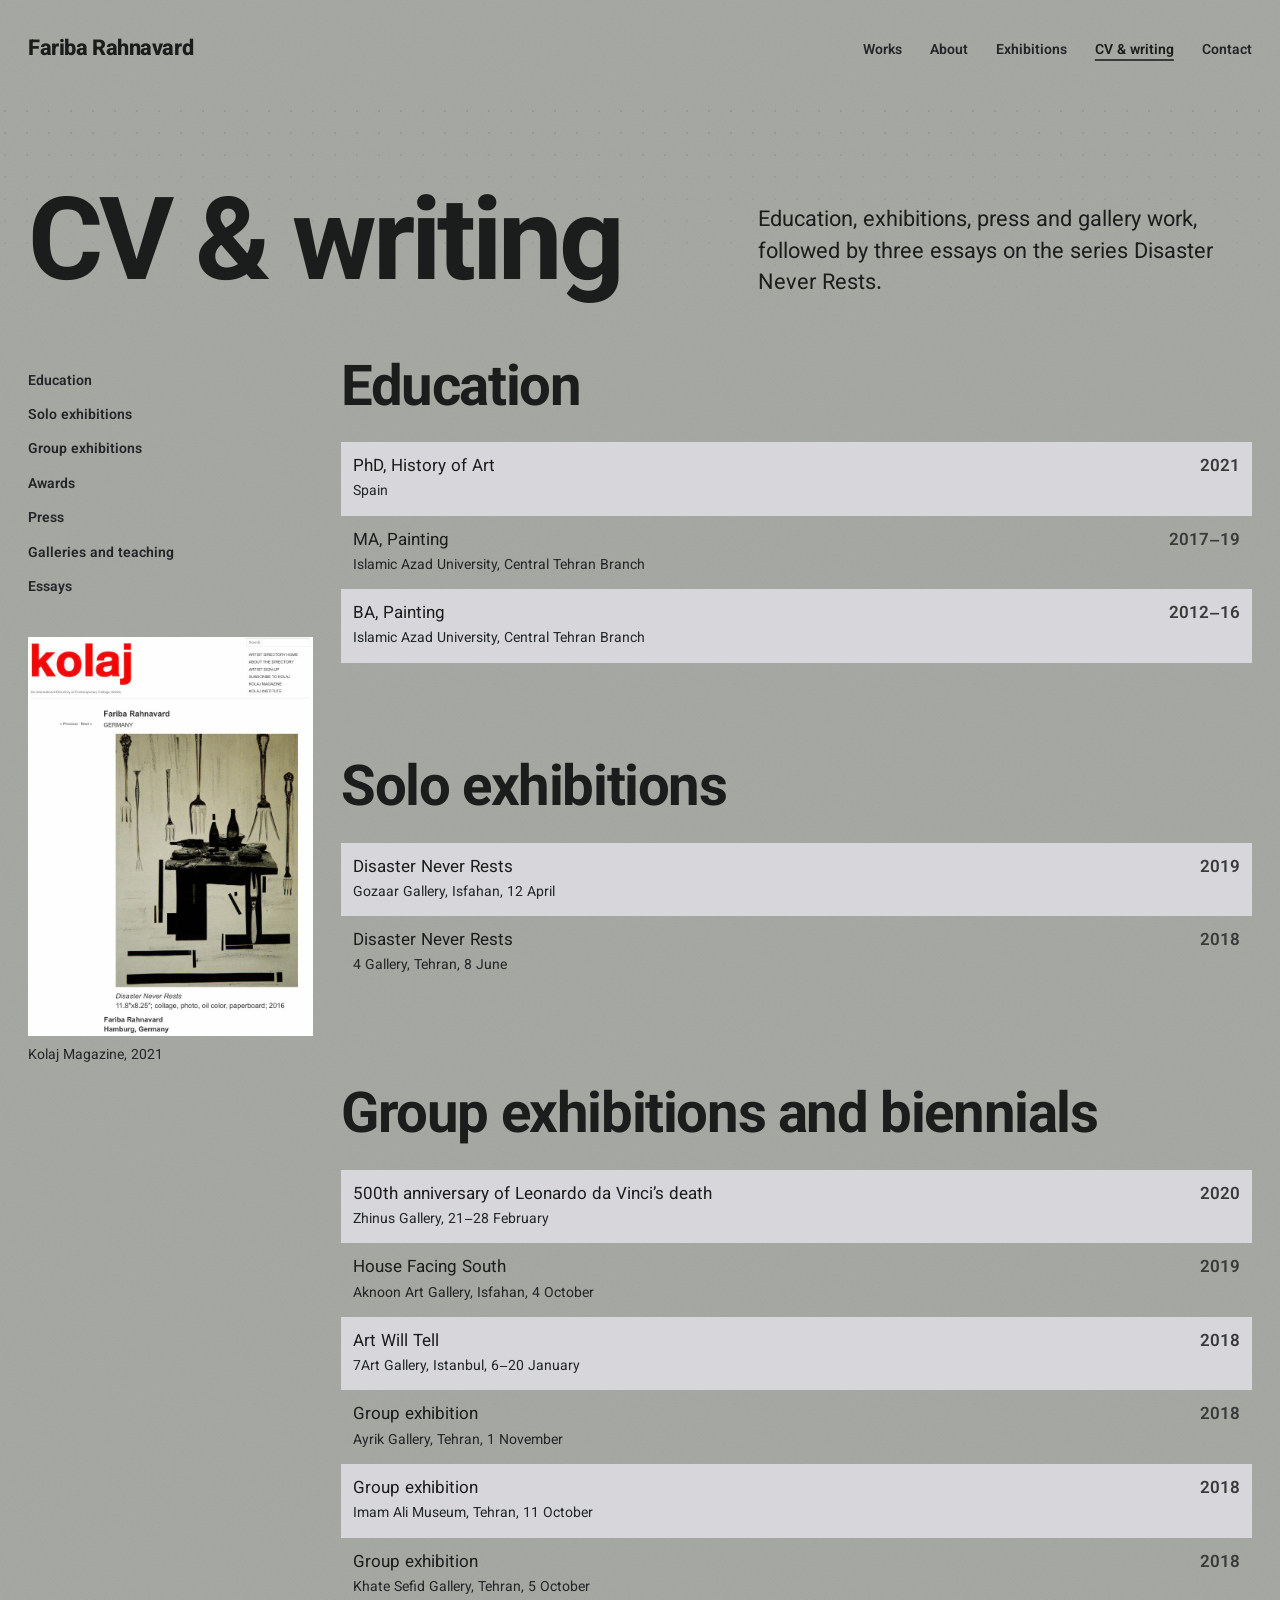
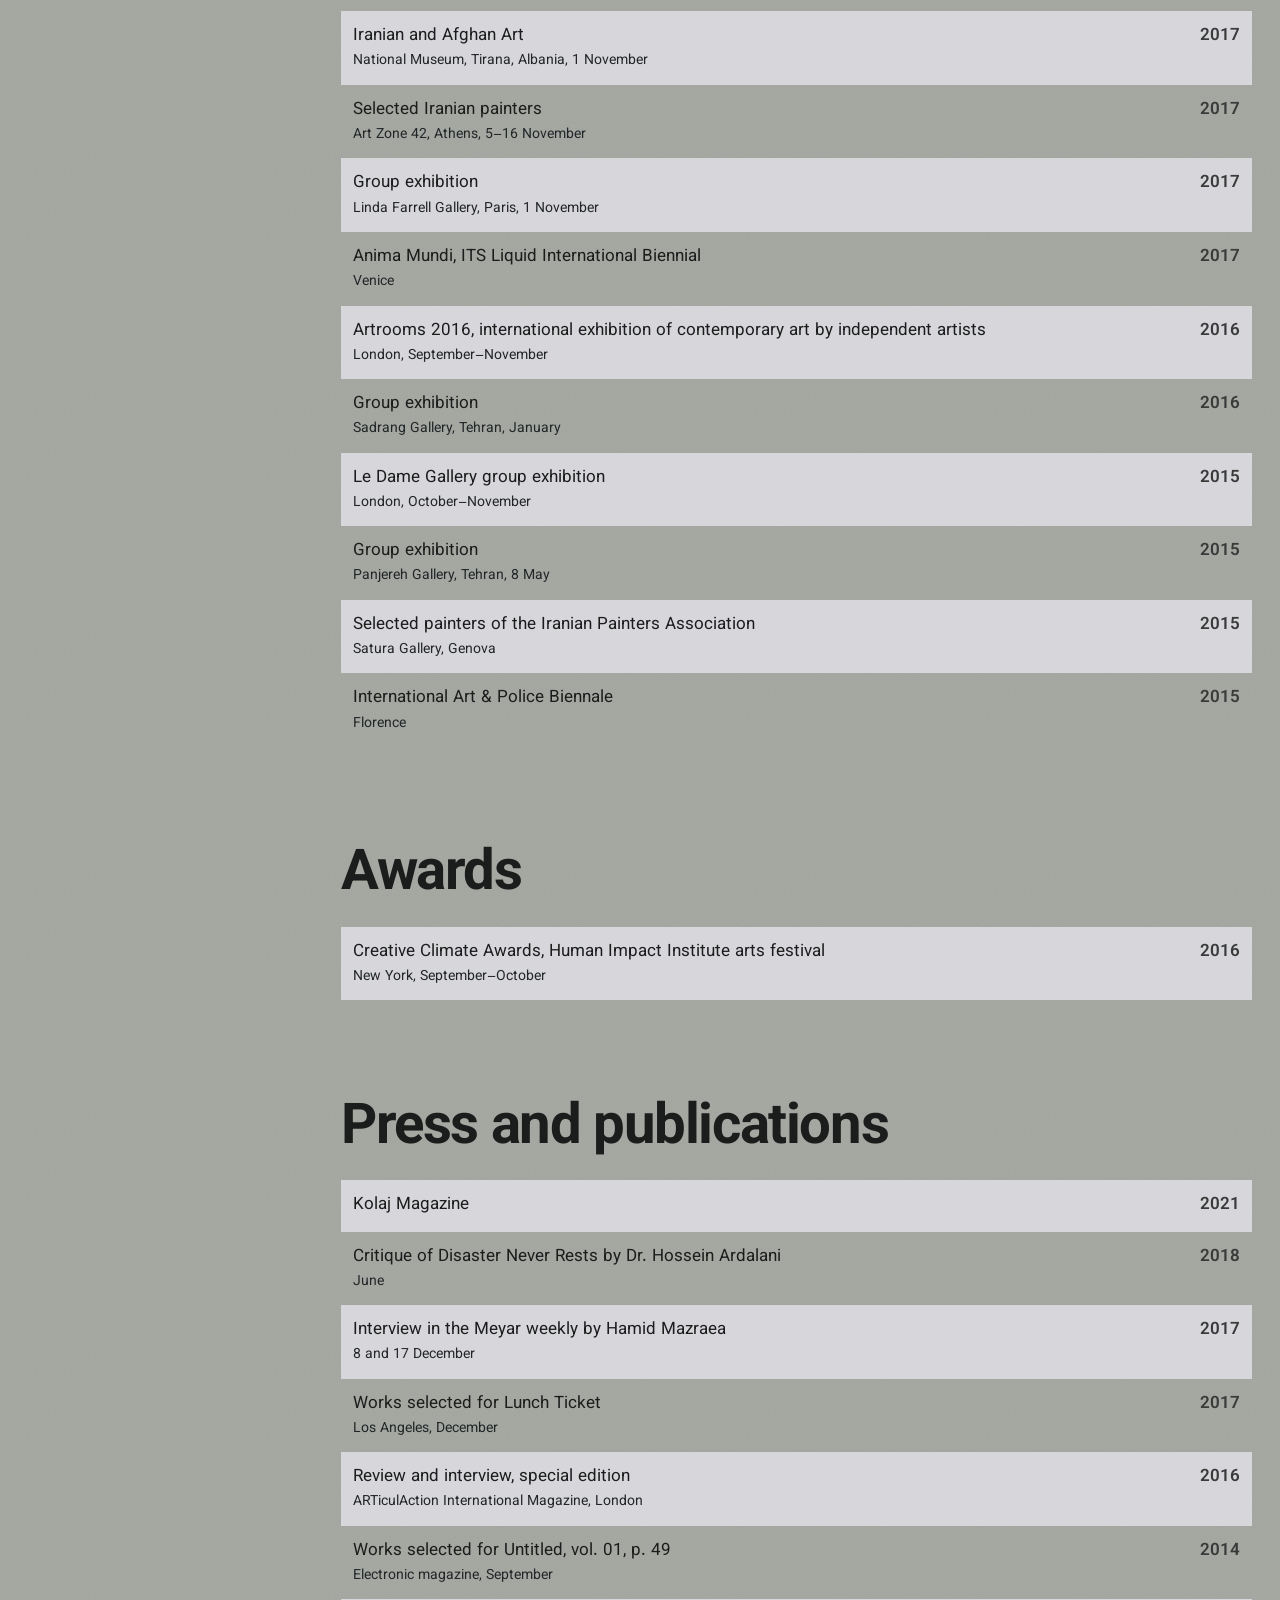
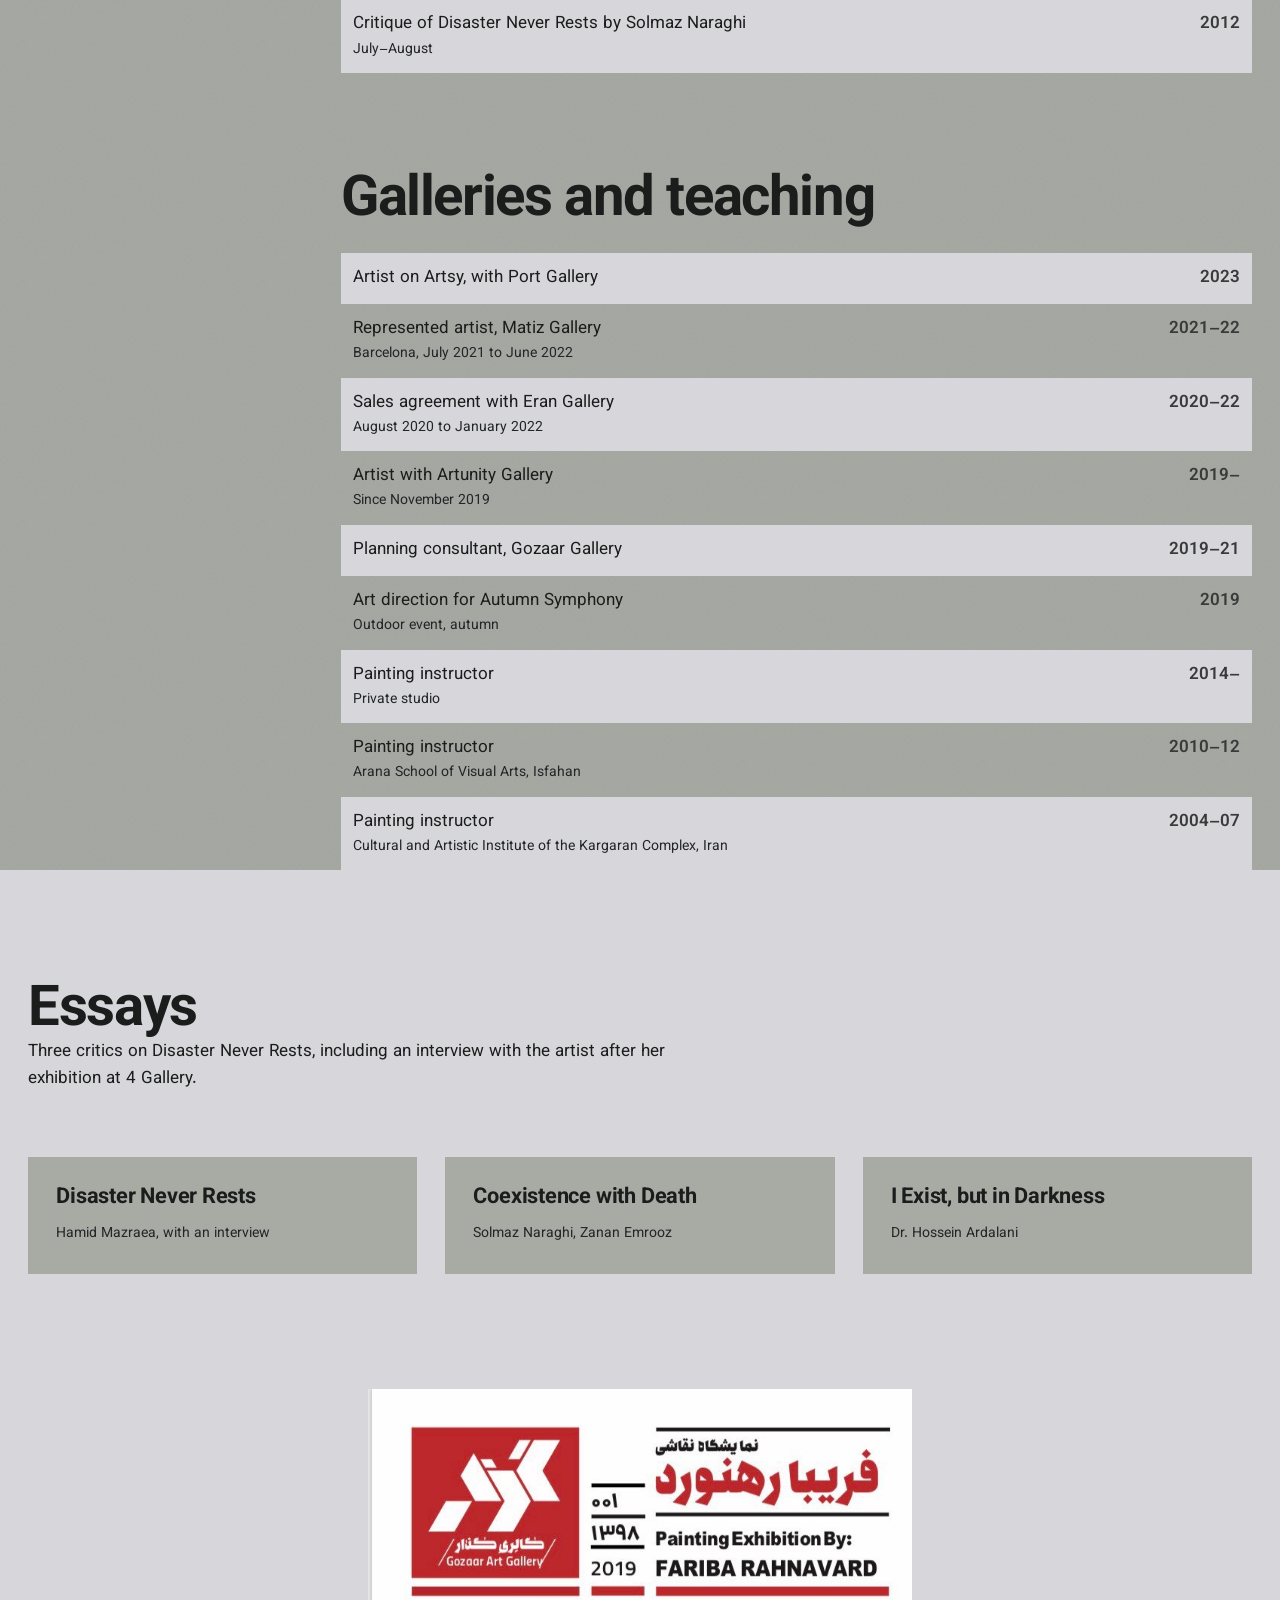
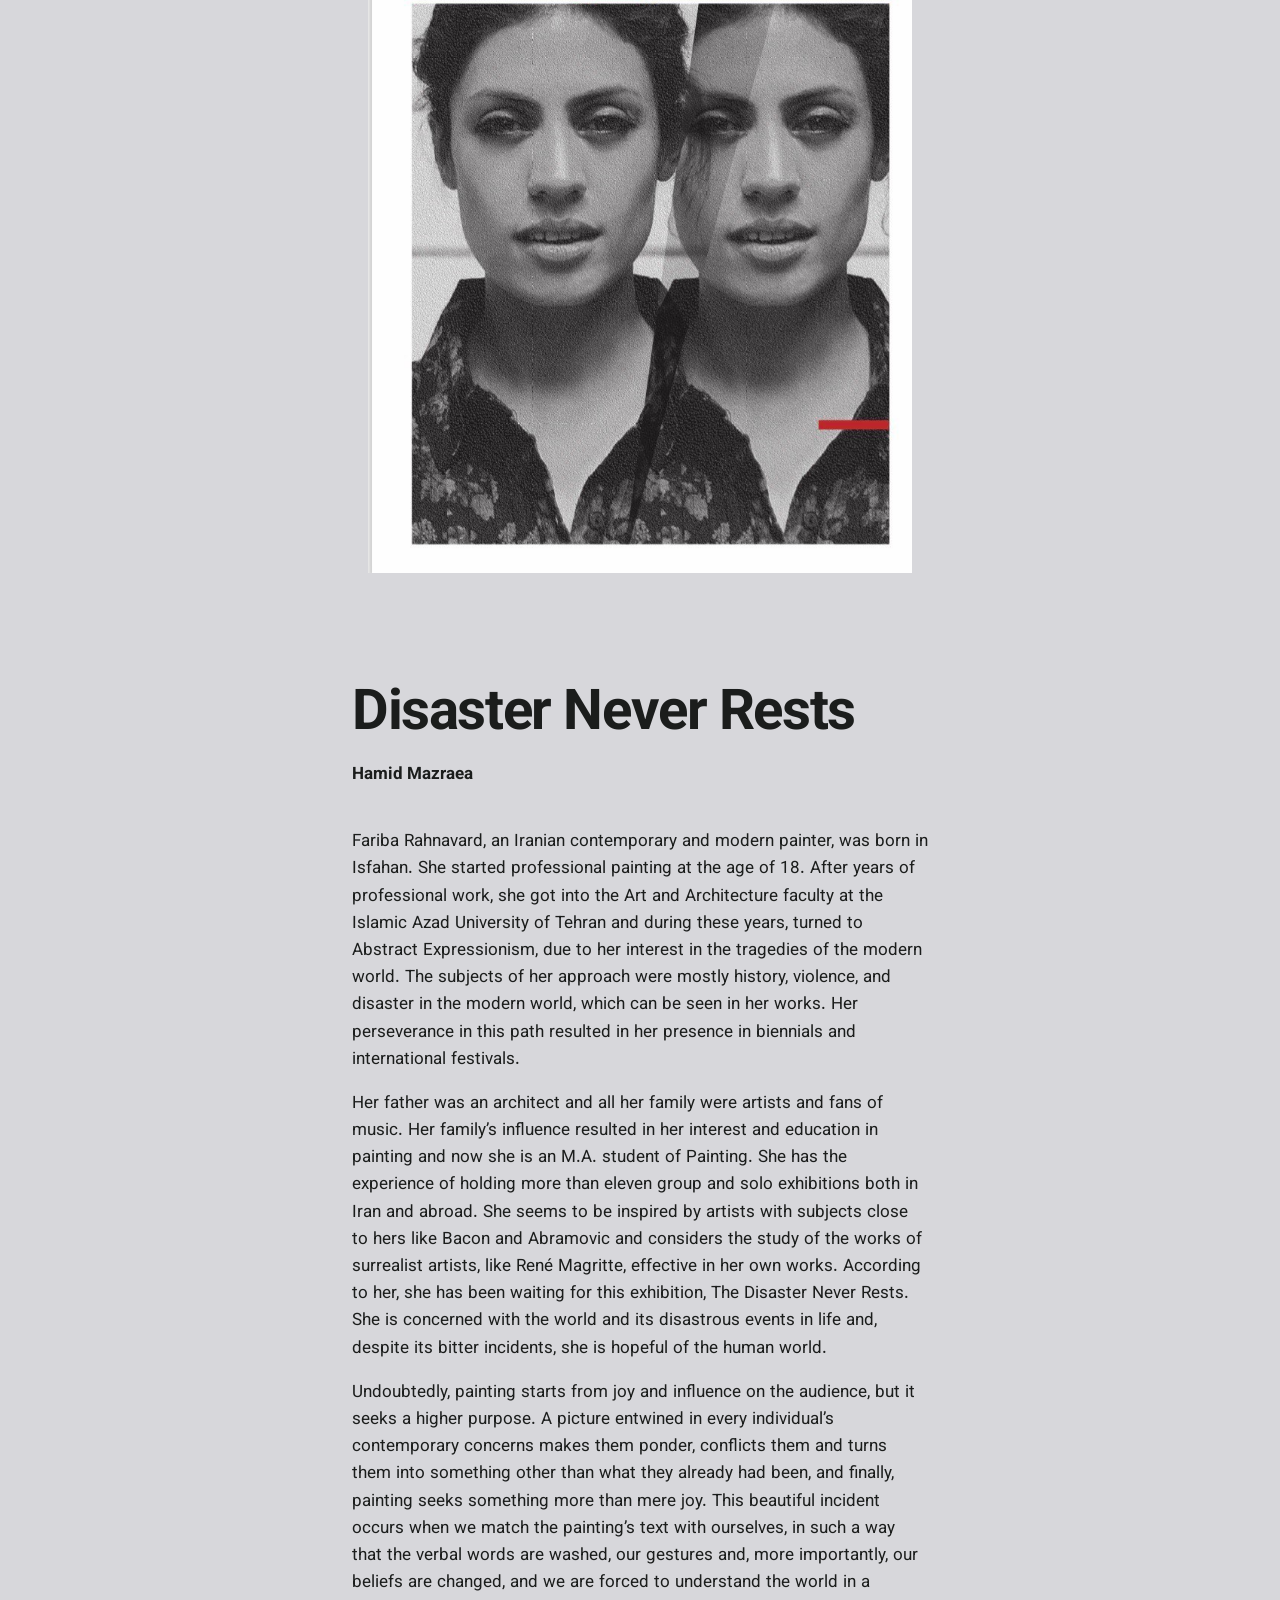
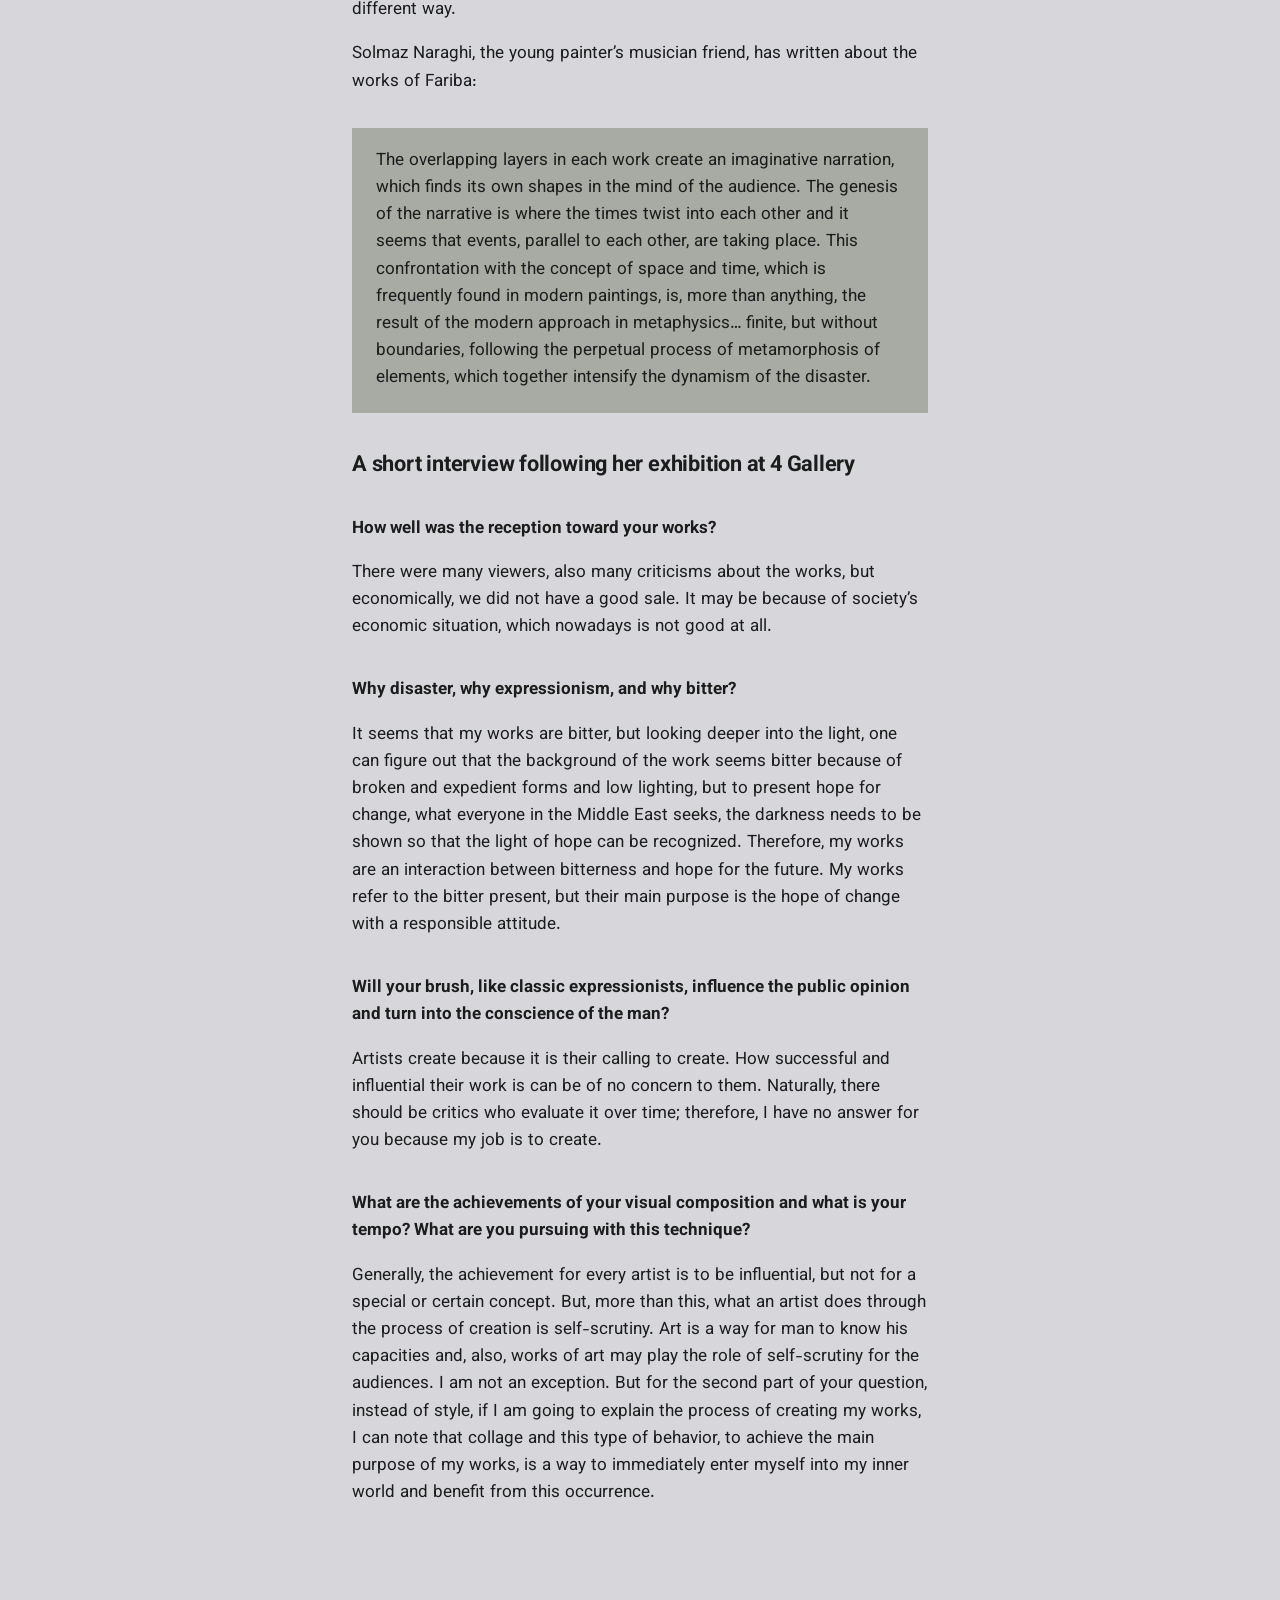
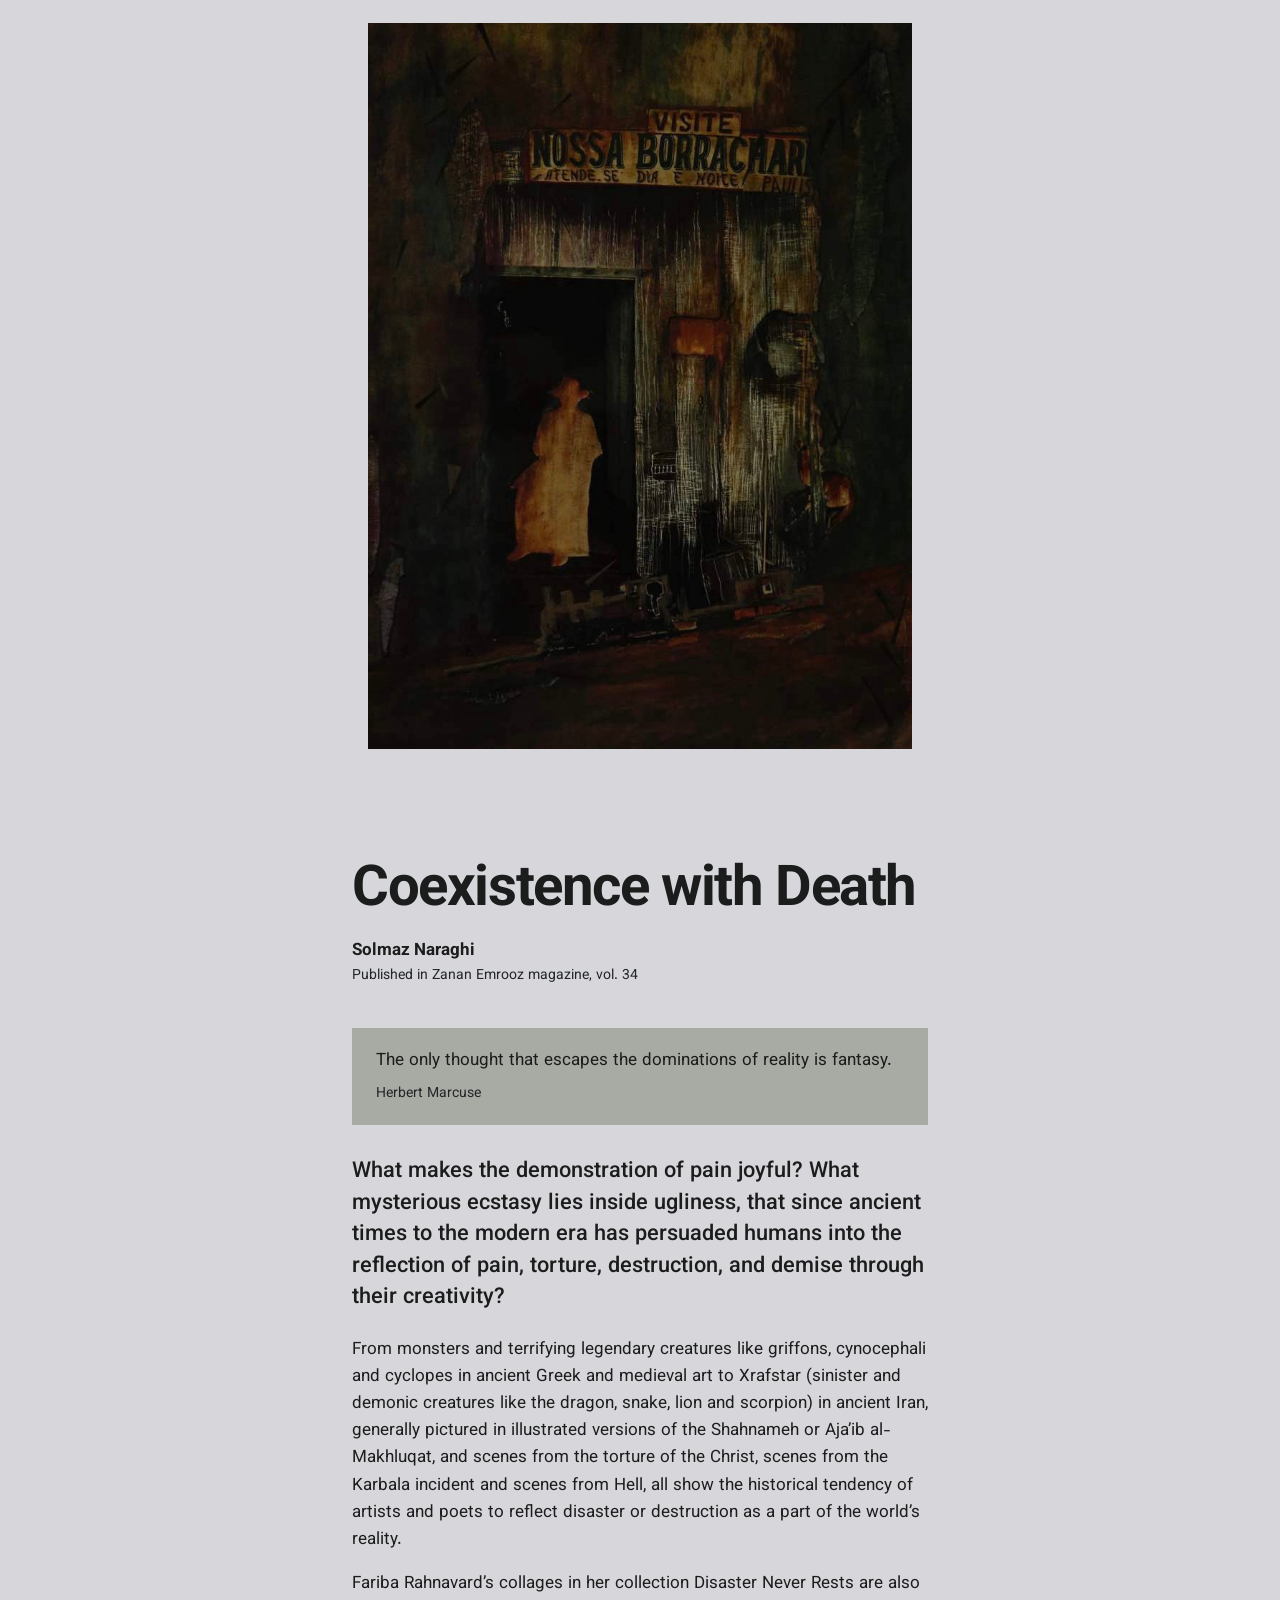
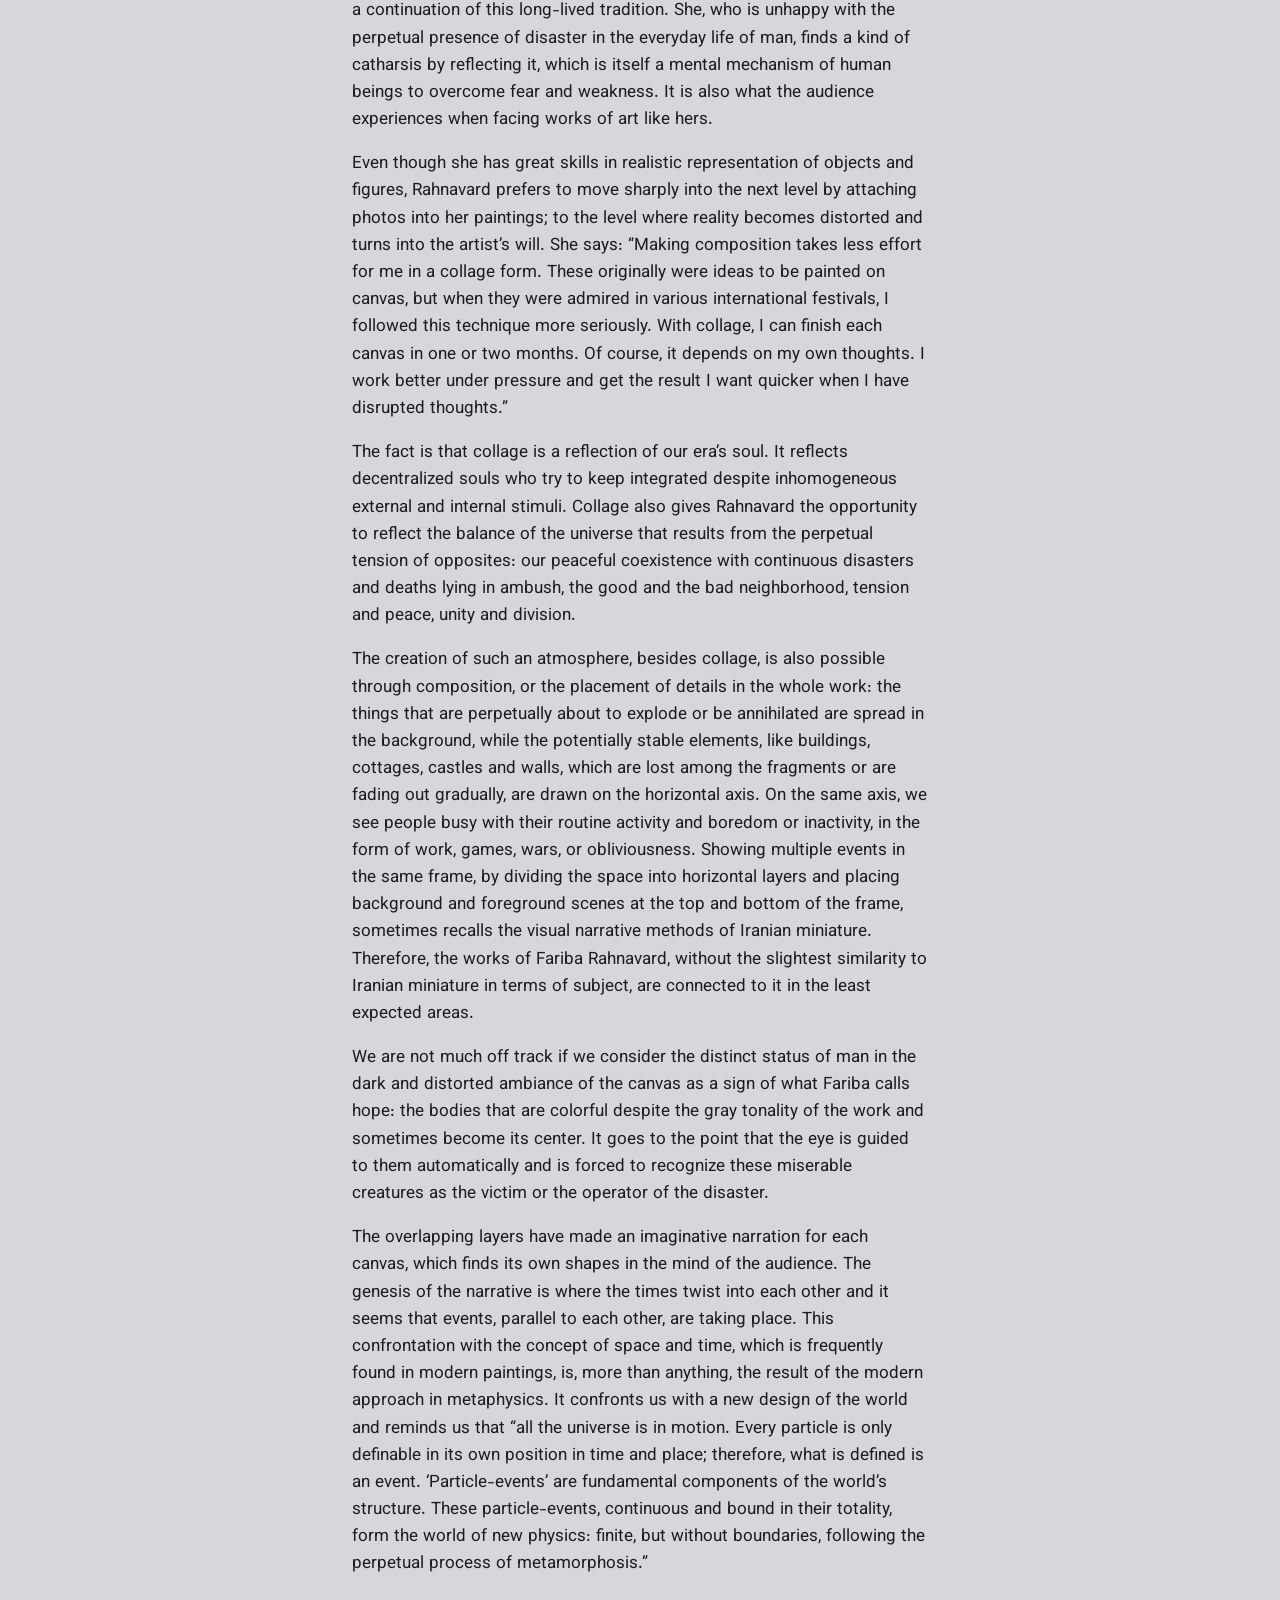
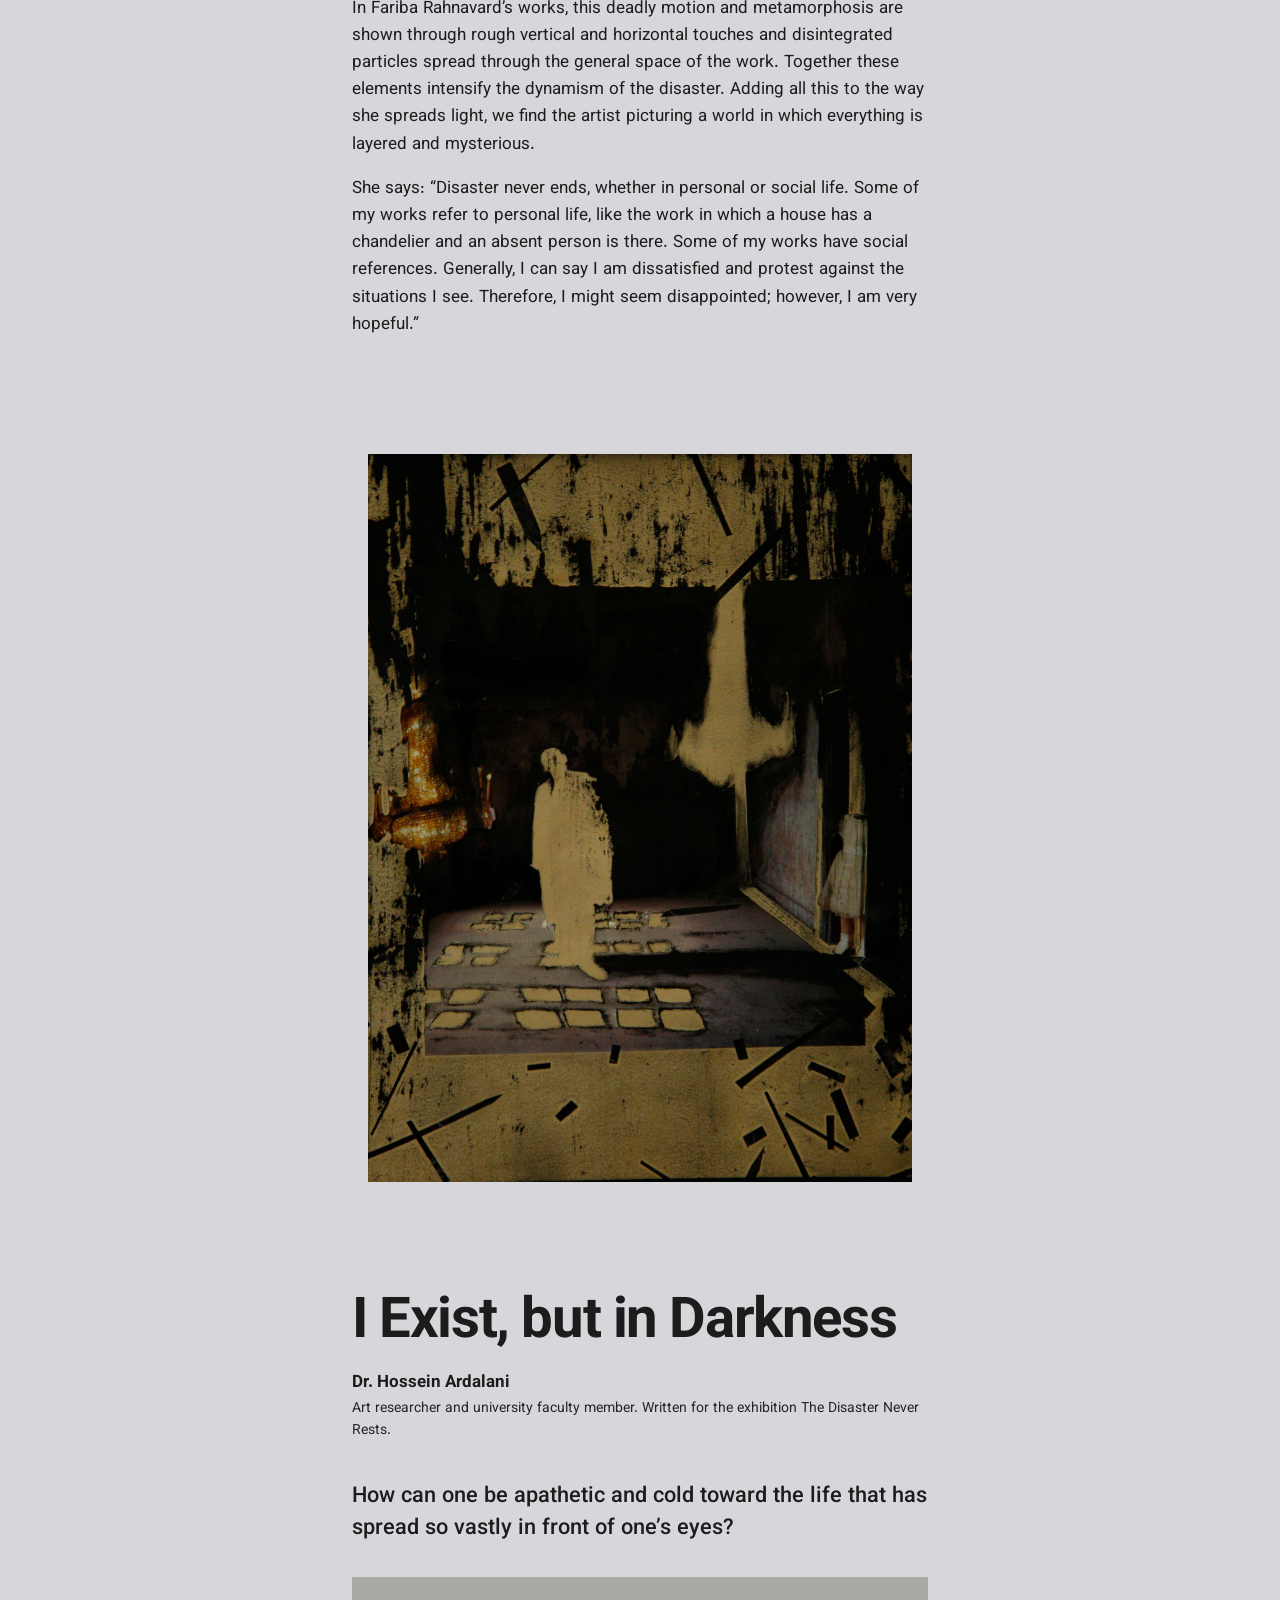
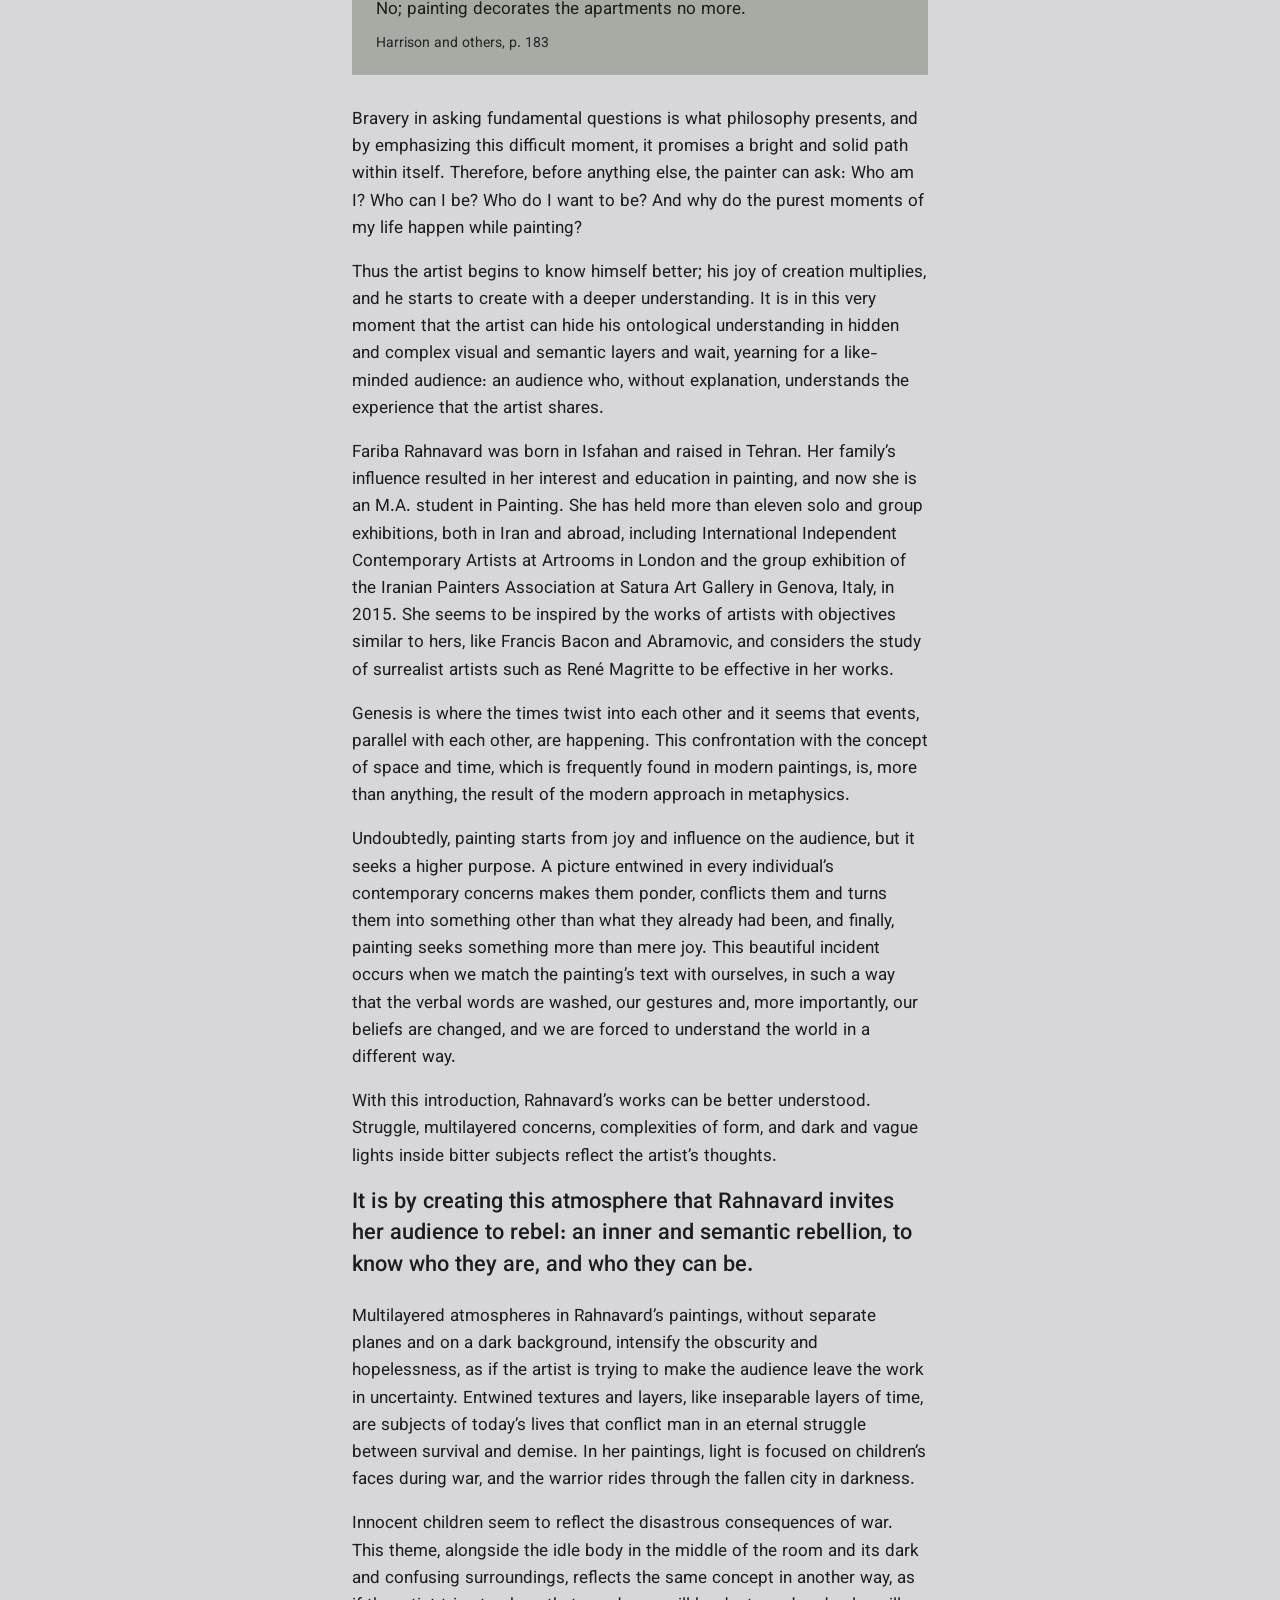
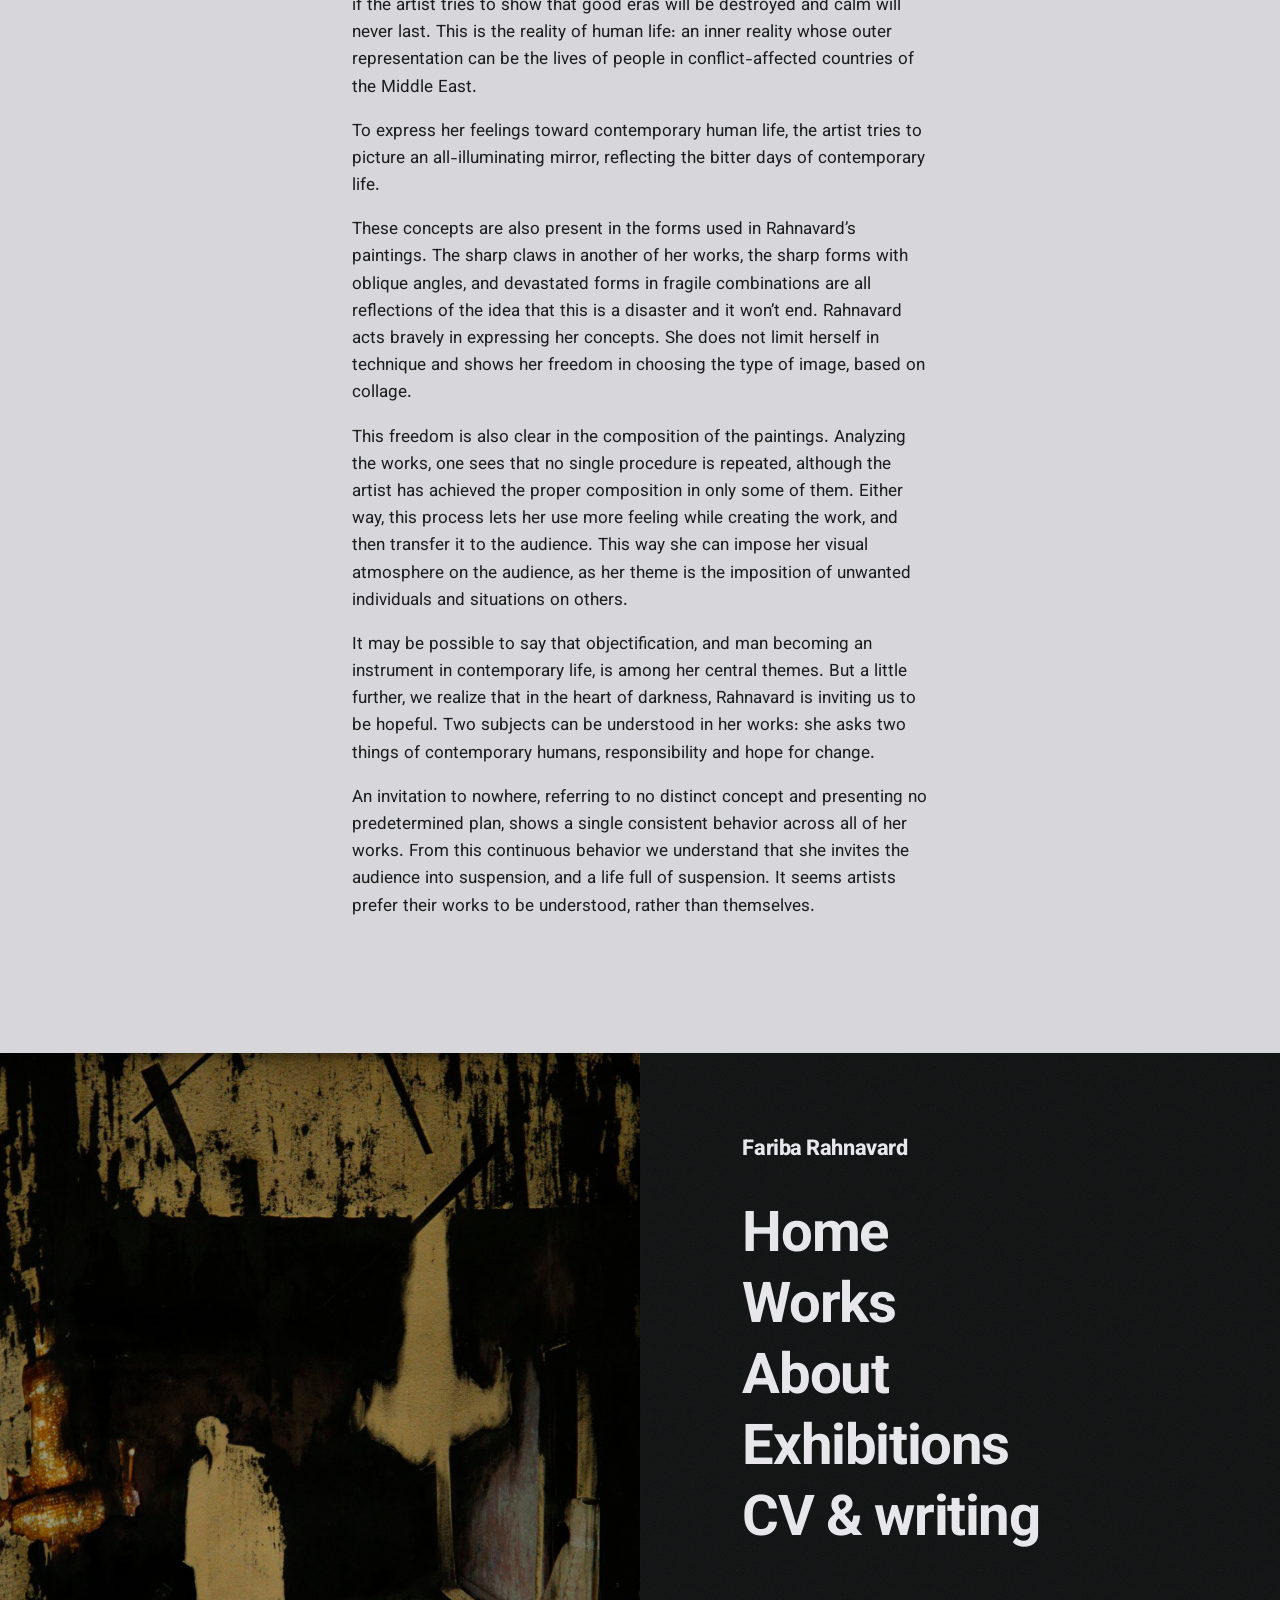
<file: port.html>
<!DOCTYPE html>
<html lang="en">
<head>
    <meta charset="UTF-8">
    <meta name="viewport" content="width=device-width, initial-scale=1.0">
    <title>CV and writing, Fariba Rahnavard</title>
    <meta name="description" content="Exhibitions, education, press and essays on the work of Fariba Rahnavard.">
    <meta name="theme-color" content="#a8aaa4">
    <script>document.documentElement.classList.add('js');</script>
    <link rel="preconnect" href="https://fonts.googleapis.com">
    <link rel="preconnect" href="https://fonts.gstatic.com" crossorigin>
    <link rel="stylesheet" href="https://fonts.googleapis.com/css2?family=Vazirmatn:wght@400..800&display=swap">
    <link rel="stylesheet" href="styles.css">
    <script src="script.js" defer></script>
</head>
<body class="inner">
    <a class="skip-link" href="#main">Skip to content</a>

    <button class="menu-button" type="button" aria-expanded="false" aria-controls="menu">Menu</button>
    <nav class="menu-panel" id="menu" aria-label="Main">
        <ul>
            <li><a href="index.html">Home</a></li>
            <li><a href="buying.html">Works</a></li>
            <li><a href="index.html#about">About</a></li>
            <li><a href="index.html#exhibitions">Exhibitions</a></li>
            <li><a href="port.html" aria-current="page">CV &amp; writing</a></li>
            <li><a href="index.html#contact">Contact</a></li>
        </ul>
    </nav>

    <header class="bar frame">
        <a class="wordmark" href="index.html">Fariba Rahnavard</a>
        <nav aria-label="Pages">
            <ul>
                <li><a href="buying.html">Works</a></li>
                <li><a href="index.html#about">About</a></li>
                <li><a href="index.html#exhibitions">Exhibitions</a></li>
                <li><a href="port.html" aria-current="page">CV &amp; writing</a></li>
                <li><a href="index.html#contact">Contact</a></li>
            </ul>
        </nav>
    </header>

    <main id="main">
        <div class="page-head frame" data-reveal>
            <h1>CV &amp; writing</h1>
            <p class="lead">Education, exhibitions, press and gallery work, followed by three essays on the series Disaster Never Rests.</p>
        </div>
        <div class="cv-layout frame" id="cv">
            <nav class="cv-index" aria-label="CV sections">
                <ol>
                    <li><a href="#education">Education</a></li>
                    <li><a href="#solo">Solo exhibitions</a></li>
                    <li><a href="#group">Group exhibitions</a></li>
                    <li><a href="#awards">Awards</a></li>
                    <li><a href="#press">Press</a></li>
                    <li><a href="#galleries">Galleries and teaching</a></li>
                    <li><a href="#essays">Essays</a></li>
                </ol>
            
            <figure class="cv-figure">
                <img src="img/photo_2024-08-20_14-07-26%20(2).jpg" width="750" height="1051" alt="Page from Kolaj Magazine featuring a collage by Fariba Rahnavard.">
                <figcaption class="small muted">Kolaj Magazine, 2021</figcaption>
            </figure>
            </nav>

            <div>
            <section class="cv-group" data-reveal id="education" aria-labelledby="education-title">
                <h2 id="education-title">Education</h2>
                <ol class="cv-list">
                    <li><span class="cv-year">2021</span><div class="cv-entry">PhD, History of Art<span>Spain</span></div></li>
                    <li><span class="cv-year">2017–19</span><div class="cv-entry">MA, Painting<span>Islamic Azad University, Central Tehran Branch</span></div></li>
                    <li><span class="cv-year">2012–16</span><div class="cv-entry">BA, Painting<span>Islamic Azad University, Central Tehran Branch</span></div></li>
                </ol>
            </section>

            <section class="cv-group" data-reveal id="solo" aria-labelledby="solo-title">
                <h2 id="solo-title">Solo exhibitions</h2>
                <ol class="cv-list">
                    <li><span class="cv-year">2019</span><div class="cv-entry">Disaster Never Rests<span>Gozaar Gallery, Isfahan, 12 April</span></div></li>
                    <li><span class="cv-year">2018</span><div class="cv-entry">Disaster Never Rests<span>4 Gallery, Tehran, 8 June</span></div></li>
                </ol>
            </section>

            <section class="cv-group" data-reveal id="group" aria-labelledby="group-title">
                <h2 id="group-title">Group exhibitions and biennials</h2>
                <ol class="cv-list">
                    <li><span class="cv-year">2020</span><div class="cv-entry">500th anniversary of Leonardo da Vinci’s death<span>Zhinus Gallery, 21–28 February</span></div></li>
                    <li><span class="cv-year">2019</span><div class="cv-entry">House Facing South<span>Aknoon Art Gallery, Isfahan, 4 October</span></div></li>
                    <li><span class="cv-year">2018</span><div class="cv-entry">Art Will Tell<span>7Art Gallery, Istanbul, 6–20 January</span></div></li>
                    <li><span class="cv-year">2018</span><div class="cv-entry">Group exhibition<span>Ayrik Gallery, Tehran, 1 November</span></div></li>
                    <li><span class="cv-year">2018</span><div class="cv-entry">Group exhibition<span>Imam Ali Museum, Tehran, 11 October</span></div></li>
                    <li><span class="cv-year">2018</span><div class="cv-entry">Group exhibition<span>Khate Sefid Gallery, Tehran, 5 October</span></div></li>
                    <li><span class="cv-year">2017</span><div class="cv-entry">Iranian and Afghan Art<span>National Museum, Tirana, Albania, 1 November</span></div></li>
                    <li><span class="cv-year">2017</span><div class="cv-entry">Selected Iranian painters<span>Art Zone 42, Athens, 5–16 November</span></div></li>
                    <li><span class="cv-year">2017</span><div class="cv-entry">Group exhibition<span>Linda Farrell Gallery, Paris, 1 November</span></div></li>
                    <li><span class="cv-year">2017</span><div class="cv-entry">Anima Mundi, ITS Liquid International Biennial<span>Venice</span></div></li>
                    <li><span class="cv-year">2016</span><div class="cv-entry">Artrooms 2016, international exhibition of contemporary art by independent artists<span>London, September–November</span></div></li>
                    <li><span class="cv-year">2016</span><div class="cv-entry">Group exhibition<span>Sadrang Gallery, Tehran, January</span></div></li>
                    <li><span class="cv-year">2015</span><div class="cv-entry">Le Dame Gallery group exhibition<span>London, October–November</span></div></li>
                    <li><span class="cv-year">2015</span><div class="cv-entry">Group exhibition<span>Panjereh Gallery, Tehran, 8 May</span></div></li>
                    <li><span class="cv-year">2015</span><div class="cv-entry">Selected painters of the Iranian Painters Association<span>Satura Gallery, Genova</span></div></li>
                    <li><span class="cv-year">2015</span><div class="cv-entry">International Art &amp; Police Biennale<span>Florence</span></div></li>
                </ol>
            </section>

            <section class="cv-group" data-reveal id="awards" aria-labelledby="awards-title">
                <h2 id="awards-title">Awards</h2>
                <ol class="cv-list">
                    <li><span class="cv-year">2016</span><div class="cv-entry">Creative Climate Awards, Human Impact Institute arts festival<span>New York, September–October</span></div></li>
                </ol>
            </section>

            <section class="cv-group" data-reveal id="press" aria-labelledby="press-title">
                <h2 id="press-title">Press and publications</h2>
                <ol class="cv-list">
                    <li><span class="cv-year">2021</span><div class="cv-entry">Kolaj Magazine</div></li>
                    <li><span class="cv-year">2018</span><div class="cv-entry">Critique of Disaster Never Rests by Dr. Hossein Ardalani<span>June</span></div></li>
                    <li><span class="cv-year">2017</span><div class="cv-entry">Interview in the Meyar weekly by Hamid Mazraea<span>8 and 17 December</span></div></li>
                    <li><span class="cv-year">2017</span><div class="cv-entry">Works selected for Lunch Ticket<span>Los Angeles, December</span></div></li>
                    <li><span class="cv-year">2016</span><div class="cv-entry">Review and interview, special edition<span>ARTiculAction International Magazine, London</span></div></li>
                    <li><span class="cv-year">2014</span><div class="cv-entry">Works selected for Untitled, vol. 01, p. 49<span>Electronic magazine, September</span></div></li>
                    <li><span class="cv-year">2012</span><div class="cv-entry">Critique of Disaster Never Rests by Solmaz Naraghi<span>July–August</span></div></li>
                </ol>
            </section>

            <section class="cv-group" data-reveal id="galleries" aria-labelledby="galleries-title">
                <h2 id="galleries-title">Galleries and teaching</h2>
                <ol class="cv-list">
                    <li><span class="cv-year">2023</span><div class="cv-entry">Artist on Artsy, with Port Gallery</div></li>
                    <li><span class="cv-year">2021–22</span><div class="cv-entry">Represented artist, Matiz Gallery<span>Barcelona, July 2021 to June 2022</span></div></li>
                    <li><span class="cv-year">2020–22</span><div class="cv-entry">Sales agreement with Eran Gallery<span>August 2020 to January 2022</span></div></li>
                    <li><span class="cv-year">2019–</span><div class="cv-entry">Artist with Artunity Gallery<span>Since November 2019</span></div></li>
                    <li><span class="cv-year">2019–21</span><div class="cv-entry">Planning consultant, Gozaar Gallery</div></li>
                    <li><span class="cv-year">2019</span><div class="cv-entry">Art direction for Autumn Symphony<span>Outdoor event, autumn</span></div></li>
                    <li><span class="cv-year">2014–</span><div class="cv-entry">Painting instructor<span>Private studio</span></div></li>
                    <li><span class="cv-year">2010–12</span><div class="cv-entry">Painting instructor<span>Arana School of Visual Arts, Isfahan</span></div></li>
                    <li><span class="cv-year">2004–07</span><div class="cv-entry">Painting instructor<span>Cultural and Artistic Institute of the Kargaran Complex, Iran</span></div></li>
                </ol>
            </section>
            </div>
        </div>

        <section class="section essays" id="essays" aria-labelledby="essays-title">
            <div class="frame">
                <div class="section-head" data-reveal>
                    <h2 class="heading" id="essays-title">Essays</h2>
                    <p>Three critics on Disaster Never Rests, including an interview with the artist after her exhibition at 4 Gallery.</p>
                </div>
                <ol class="essay-index" data-reveal>
                    <li><a href="#disaster-never-rests"><strong>Disaster Never Rests</strong><span>Hamid Mazraea, with an interview</span></a></li>
                    <li><a href="#coexistence-with-death"><strong>Coexistence with Death</strong><span>Solmaz Naraghi, Zanan Emrooz</span></a></li>
                    <li><a href="#i-exist-but-in-darkness"><strong>I Exist, but in Darkness</strong><span>Dr. Hossein Ardalani</span></a></li>
                </ol>
            </div>
        </section>

        <div class="essays essays-end frame">
            <figure class="essay-figure">
                <img src="img/poster1.jpg" width="722" height="1041" alt="Poster for her painting exhibition at Gozaar Art Gallery, 2019, with a doubled portrait of the artist.">
            </figure>

            <article class="essay" id="disaster-never-rests">
                <header>
                    <h2>Disaster Never Rests</h2>
                    <p class="byline"><strong>Hamid Mazraea</strong></p>
                </header>

                <p>Fariba Rahnavard, an Iranian contemporary and modern painter, was born in Isfahan. She started professional painting at the age of 18. After years of professional work, she got into the Art and Architecture faculty at the Islamic Azad University of Tehran and during these years, turned to Abstract Expressionism, due to her interest in the tragedies of the modern world. The subjects of her approach were mostly history, violence, and disaster in the modern world, which can be seen in her works. Her perseverance in this path resulted in her presence in biennials and international festivals.</p>
                <p>Her father was an architect and all her family were artists and fans of music. Her family’s influence resulted in her interest and education in painting and now she is an M.A. student of Painting. She has the experience of holding more than eleven group and solo exhibitions both in Iran and abroad. She seems to be inspired by artists with subjects close to hers like Bacon and Abramovic and considers the study of the works of surrealist artists, like René Magritte, effective in her own works. According to her, she has been waiting for this exhibition, The Disaster Never Rests. She is concerned with the world and its disastrous events in life and, despite its bitter incidents, she is hopeful of the human world.</p>
                <p>Undoubtedly, painting starts from joy and influence on the audience, but it seeks a higher purpose. A picture entwined in every individual’s contemporary concerns makes them ponder, conflicts them and turns them into something other than what they already had been, and finally, painting seeks something more than mere joy. This beautiful incident occurs when we match the painting’s text with ourselves, in such a way that the verbal words are washed, our gestures and, more importantly, our beliefs are changed, and we are forced to understand the world in a different way.</p>
                <p>Solmaz Naraghi, the young painter’s musician friend, has written about the works of Fariba:</p>
                <blockquote>
                    <p>The overlapping layers in each work create an imaginative narration, which finds its own shapes in the mind of the audience. The genesis of the narrative is where the times twist into each other and it seems that events, parallel to each other, are taking place. This confrontation with the concept of space and time, which is frequently found in modern paintings, is, more than anything, the result of the modern approach in metaphysics… finite, but without boundaries, following the perpetual process of metamorphosis of elements, which together intensify the dynamism of the disaster.</p>
                </blockquote>

                <h3>A short interview following her exhibition at 4 Gallery</h3>

                <p class="question">How well was the reception toward your works?</p>
                <p>There were many viewers, also many criticisms about the works, but economically, we did not have a good sale. It may be because of society’s economic situation, which nowadays is not good at all.</p>

                <p class="question">Why disaster, why expressionism, and why bitter?</p>
                <p>It seems that my works are bitter, but looking deeper into the light, one can figure out that the background of the work seems bitter because of broken and expedient forms and low lighting, but to present hope for change, what everyone in the Middle East seeks, the darkness needs to be shown so that the light of hope can be recognized. Therefore, my works are an interaction between bitterness and hope for the future. My works refer to the bitter present, but their main purpose is the hope of change with a responsible attitude.</p>

                <p class="question">Will your brush, like classic expressionists, influence the public opinion and turn into the conscience of the man?</p>
                <p>Artists create because it is their calling to create. How successful and influential their work is can be of no concern to them. Naturally, there should be critics who evaluate it over time; therefore, I have no answer for you because my job is to create.</p>

                <p class="question">What are the achievements of your visual composition and what is your tempo? What are you pursuing with this technique?</p>
                <p>Generally, the achievement for every artist is to be influential, but not for a special or certain concept. But, more than this, what an artist does through the process of creation is self-scrutiny. Art is a way for man to know his capacities and, also, works of art may play the role of self-scrutiny for the audiences. I am not an exception. But for the second part of your question, instead of style, if I am going to explain the process of creating my works, I can note that collage and this type of behavior, to achieve the main purpose of my works, is a way to immediately enter myself into my inner world and benefit from this occurrence.</p>
            </article>

            <figure class="essay-figure">
                <img src="img/4.jpg" width="759" height="1014" alt="A painting by Fariba Rahnavard: a lone ochre silhouette in the dark doorway of a weathered shopfront under a sign reading Nossa Borracharia.">
            </figure>

            <article class="essay" id="coexistence-with-death">
                <header>
                    <h2>Coexistence with Death</h2>
                    <p class="byline"><strong>Solmaz Naraghi</strong>Published in Zanan Emrooz magazine, vol. 34</p>
                </header>

                <blockquote>
                    <p>The only thought that escapes the dominations of reality is fantasy.</p>
                    <footer>Herbert Marcuse</footer>
                </blockquote>

                <p class="lead">What makes the demonstration of pain joyful? What mysterious ecstasy lies inside ugliness, that since ancient times to the modern era has persuaded humans into the reflection of pain, torture, destruction, and demise through their creativity?</p>
                <p>From monsters and terrifying legendary creatures like griffons, cynocephali and cyclopes in ancient Greek and medieval art to Xrafstar (sinister and demonic creatures like the dragon, snake, lion and scorpion) in ancient Iran, generally pictured in illustrated versions of the Shahnameh or Aja’ib al-Makhluqat, and scenes from the torture of the Christ, scenes from the Karbala incident and scenes from Hell, all show the historical tendency of artists and poets to reflect disaster or destruction as a part of the world’s reality.</p>
                <p>Fariba Rahnavard’s collages in her collection Disaster Never Rests are also a continuation of this long-lived tradition. She, who is unhappy with the perpetual presence of disaster in the everyday life of man, finds a kind of catharsis by reflecting it, which is itself a mental mechanism of human beings to overcome fear and weakness. It is also what the audience experiences when facing works of art like hers.</p>
                <p>Even though she has great skills in realistic representation of objects and figures, Rahnavard prefers to move sharply into the next level by attaching photos into her paintings; to the level where reality becomes distorted and turns into the artist’s will. She says: “Making composition takes less effort for me in a collage form. These originally were ideas to be painted on canvas, but when they were admired in various international festivals, I followed this technique more seriously. With collage, I can finish each canvas in one or two months. Of course, it depends on my own thoughts. I work better under pressure and get the result I want quicker when I have disrupted thoughts.”</p>
                <p>The fact is that collage is a reflection of our era’s soul. It reflects decentralized souls who try to keep integrated despite inhomogeneous external and internal stimuli. Collage also gives Rahnavard the opportunity to reflect the balance of the universe that results from the perpetual tension of opposites: our peaceful coexistence with continuous disasters and deaths lying in ambush, the good and the bad neighborhood, tension and peace, unity and division.</p>
                <p>The creation of such an atmosphere, besides collage, is also possible through composition, or the placement of details in the whole work: the things that are perpetually about to explode or be annihilated are spread in the background, while the potentially stable elements, like buildings, cottages, castles and walls, which are lost among the fragments or are fading out gradually, are drawn on the horizontal axis. On the same axis, we see people busy with their routine activity and boredom or inactivity, in the form of work, games, wars, or obliviousness. Showing multiple events in the same frame, by dividing the space into horizontal layers and placing background and foreground scenes at the top and bottom of the frame, sometimes recalls the visual narrative methods of Iranian miniature. Therefore, the works of Fariba Rahnavard, without the slightest similarity to Iranian miniature in terms of subject, are connected to it in the least expected areas.</p>
                <p>We are not much off track if we consider the distinct status of man in the dark and distorted ambiance of the canvas as a sign of what Fariba calls hope: the bodies that are colorful despite the gray tonality of the work and sometimes become its center. It goes to the point that the eye is guided to them automatically and is forced to recognize these miserable creatures as the victim or the operator of the disaster.</p>
                <p>The overlapping layers have made an imaginative narration for each canvas, which finds its own shapes in the mind of the audience. The genesis of the narrative is where the times twist into each other and it seems that events, parallel to each other, are taking place. This confrontation with the concept of space and time, which is frequently found in modern paintings, is, more than anything, the result of the modern approach in metaphysics. It confronts us with a new design of the world and reminds us that “all the universe is in motion. Every particle is only definable in its own position in time and place; therefore, what is defined is an event. ‘Particle-events’ are fundamental components of the world’s structure. These particle-events, continuous and bound in their totality, form the world of new physics: finite, but without boundaries, following the perpetual process of metamorphosis.”</p>
                <p>In Fariba Rahnavard’s works, this deadly motion and metamorphosis are shown through rough vertical and horizontal touches and disintegrated particles spread through the general space of the work. Together these elements intensify the dynamism of the disaster. Adding all this to the way she spreads light, we find the artist picturing a world in which everything is layered and mysterious.</p>
                <p>She says: “Disaster never ends, whether in personal or social life. Some of my works refer to personal life, like the work in which a house has a chandelier and an absent person is there. Some of my works have social references. Generally, I can say I am dissatisfied and protest against the situations I see. Therefore, I might seem disappointed; however, I am very hopeful.”</p>
            </article>

            <figure class="essay-figure">
                <img src="img/image05.jpg" width="957" height="1280" alt="A painting by Fariba Rahnavard.">
            </figure>

            <article class="essay" id="i-exist-but-in-darkness">
                <header>
                    <h2>I Exist, but in Darkness</h2>
                    <p class="byline"><strong>Dr. Hossein Ardalani</strong>Art researcher and university faculty member. Written for the exhibition The Disaster Never Rests.</p>
                </header>

                <p class="lead">How can one be apathetic and cold toward the life that has spread so vastly in front of one’s eyes?</p>
                <blockquote>
                    <p>No; painting decorates the apartments no more.</p>
                    <footer>Harrison and others, p. 183</footer>
                </blockquote>
                <p>Bravery in asking fundamental questions is what philosophy presents, and by emphasizing this difficult moment, it promises a bright and solid path within itself. Therefore, before anything else, the painter can ask: Who am I? Who can I be? Who do I want to be? And why do the purest moments of my life happen while painting?</p>
                <p>Thus the artist begins to know himself better; his joy of creation multiplies, and he starts to create with a deeper understanding. It is in this very moment that the artist can hide his ontological understanding in hidden and complex visual and semantic layers and wait, yearning for a like-minded audience: an audience who, without explanation, understands the experience that the artist shares.</p>
                <p>Fariba Rahnavard was born in Isfahan and raised in Tehran. Her family’s influence resulted in her interest and education in painting, and now she is an M.A. student in Painting. She has held more than eleven solo and group exhibitions, both in Iran and abroad, including International Independent Contemporary Artists at Artrooms in London and the group exhibition of the Iranian Painters Association at Satura Art Gallery in Genova, Italy, in 2015. She seems to be inspired by the works of artists with objectives similar to hers, like Francis Bacon and Abramovic, and considers the study of surrealist artists such as René Magritte to be effective in her works.</p>
                <p>Genesis is where the times twist into each other and it seems that events, parallel with each other, are happening. This confrontation with the concept of space and time, which is frequently found in modern paintings, is, more than anything, the result of the modern approach in metaphysics.</p>
                <p>Undoubtedly, painting starts from joy and influence on the audience, but it seeks a higher purpose. A picture entwined in every individual’s contemporary concerns makes them ponder, conflicts them and turns them into something other than what they already had been, and finally, painting seeks something more than mere joy. This beautiful incident occurs when we match the painting’s text with ourselves, in such a way that the verbal words are washed, our gestures and, more importantly, our beliefs are changed, and we are forced to understand the world in a different way.</p>
                <p>With this introduction, Rahnavard’s works can be better understood. Struggle, multilayered concerns, complexities of form, and dark and vague lights inside bitter subjects reflect the artist’s thoughts.</p>
                <p class="lead">It is by creating this atmosphere that Rahnavard invites her audience to rebel: an inner and semantic rebellion, to know who they are, and who they can be.</p>
                <p>Multilayered atmospheres in Rahnavard’s paintings, without separate planes and on a dark background, intensify the obscurity and hopelessness, as if the artist is trying to make the audience leave the work in uncertainty. Entwined textures and layers, like inseparable layers of time, are subjects of today’s lives that conflict man in an eternal struggle between survival and demise. In her paintings, light is focused on children’s faces during war, and the warrior rides through the fallen city in darkness.</p>
                <p>Innocent children seem to reflect the disastrous consequences of war. This theme, alongside the idle body in the middle of the room and its dark and confusing surroundings, reflects the same concept in another way, as if the artist tries to show that good eras will be destroyed and calm will never last. This is the reality of human life: an inner reality whose outer representation can be the lives of people in conflict-affected countries of the Middle East.</p>
                <p>To express her feelings toward contemporary human life, the artist tries to picture an all-illuminating mirror, reflecting the bitter days of contemporary life.</p>
                <p>These concepts are also present in the forms used in Rahnavard’s paintings. The sharp claws in another of her works, the sharp forms with oblique angles, and devastated forms in fragile combinations are all reflections of the idea that this is a disaster and it won’t end. Rahnavard acts bravely in expressing her concepts. She does not limit herself in technique and shows her freedom in choosing the type of image, based on collage.</p>
                <p>This freedom is also clear in the composition of the paintings. Analyzing the works, one sees that no single procedure is repeated, although the artist has achieved the proper composition in only some of them. Either way, this process lets her use more feeling while creating the work, and then transfer it to the audience. This way she can impose her visual atmosphere on the audience, as her theme is the imposition of unwanted individuals and situations on others.</p>
                <p>It may be possible to say that objectification, and man becoming an instrument in contemporary life, is among her central themes. But a little further, we realize that in the heart of darkness, Rahnavard is inviting us to be hopeful. Two subjects can be understood in her works: she asks two things of contemporary humans, responsibility and hope for change.</p>
                <p>An invitation to nowhere, referring to no distinct concept and presenting no predetermined plan, shows a single consistent behavior across all of her works. From this continuous behavior we understand that she invites the audience into suspension, and a life full of suspension. It seems artists prefer their works to be understood, rather than themselves.</p>
            </article>
        </div>
    </main>

    <footer class="site-footer">
        <figure class="footer-photo">
            <img src="img/image05.jpg" width="957" height="1280" alt="Detail of a painting by Fariba Rahnavard.">
        </figure>
        <div class="footer-menu">
            <a class="wordmark" href="index.html">Fariba Rahnavard</a>
            <ul class="footer-links">
                <li><a href="index.html">Home</a></li>
                <li><a href="buying.html">Works</a></li>
                <li><a href="index.html#about">About</a></li>
                <li><a href="index.html#exhibitions">Exhibitions</a></li>
                <li><a href="port.html">CV &amp; writing</a></li>
            </ul>
            <div class="footer-blocks">
                <div>
                    <h2>Contact</h2>
                    <ul><li><a class="link" href="index.html#contact">Send a message</a></li></ul>
                </div>
                <div>
                    <h2>Follow</h2>
                    <ul>
                        <li><a class="link" href="https://www.instagram.com/fariba_rahnavard/" target="_blank" rel="noopener">Instagram</a></li>
                        <li><a class="link" href="https://www.facebook.com/fariba.rahnavardd" target="_blank" rel="noopener">Facebook</a></li>
                    </ul>
                </div>
            </div>
            <p class="legal">© <span data-year>2026</span> Fariba Rahnavard. All rights reserved. Website by Valiani.tech.</p>
        </div>
    </footer>
</body>
</html>
</file>
<file: styles.css>
/* ---------- Tokens ---------- */

:root {
    --bg: #a8aaa4;
    --surface: #d7d7db;
    --mat: #d7d7db;
    --ink: #1b1d1c;
    --muted: #222628;
    --accent: #393b3a;
    --accent-ink: #cacaca;
    --accent-light: #b8bab4;
    --sold: #b3261e;

    --font: "Vazirmatn", system-ui, sans-serif;

    /* Five sizes: display, heading, lead, body, small */
    --size-display: clamp(64px, 9vw, 140px);
    --size-heading: clamp(36px, 4.4vw, 64px);
    --size-lead: clamp(20px, 1.7vw, 24px);
    --size-body: 17px;
    --size-small: 14px;

    --margin: clamp(16px, 2.2vw, 32px);
    --gap-section: clamp(88px, 9vw, 150px);
    --measure: 36rem;

    --ease-out: cubic-bezier(0.23, 1, 0.32, 1);
    --ease-in-out: cubic-bezier(0.77, 0, 0.175, 1);

    /* Textures: kept faint so they read as paper and canvas, not pattern */
    --grain: url("data:image/svg+xml,%3Csvg xmlns='http://www.w3.org/2000/svg' width='240' height='240'%3E%3Cfilter id='n'%3E%3CfeTurbulence type='fractalNoise' baseFrequency='.8' numOctaves='3' stitchTiles='stitch'/%3E%3CfeColorMatrix values='0 0 0 0 .13 0 0 0 0 .16 0 0 0 0 .15 0 0 0 .1 0'/%3E%3C/filter%3E%3Crect width='100%25' height='100%25' filter='url(%23n)'/%3E%3C/svg%3E");
    --weave:
        repeating-linear-gradient(0deg, rgb(32 42 38 / 0.022) 0 1px, transparent 1px 5px),
        repeating-linear-gradient(90deg, rgb(32 42 38 / 0.018) 0 1px, transparent 1px 5px);
    --hatch: repeating-linear-gradient(135deg, rgb(81 89 82 / 0.045) 0 1px, transparent 1px 16px);
    --dots: radial-gradient(circle, rgb(32 42 38 / 0.11) 0.9px, transparent 1.4px) 0 0 / 22px 22px;
    --wash: radial-gradient(ellipse 70% 60% at 0% 100%, rgb(168 170 164 / 0.13), transparent 70%);

    color-scheme: light;
}

.series,
.about {
    --bg: #191e1f;
    --surface: #1f2425;
    --mat: #a8aaa4;
    --ink: #e7e7eb;
    --muted: #b8bab4;
    --accent: #b8bab4;
    --accent-ink: #202a26;
    color: var(--ink);
}

.site-footer {
    --bg: #1b1f1d;
    --surface: #101212;
    --mat: #444b45;
    --ink: #e7e7eb;
    --muted: #b8bab4;
    --accent: #b8bab4;
    --accent-ink: #2c2f2e;
    color: var(--ink);
}

.buying {
    --bg: #d7d7db;
    --surface: #a8aaa4;
    --mat: #a8aaa4;
}

/* ---------- Base ---------- */

*,
*::before,
*::after {
    box-sizing: border-box;
}

html {
    -webkit-text-size-adjust: 100%;
    scroll-behavior: smooth;
}

body {
    margin: 0;
    overflow-x: clip;
    background: var(--grain), var(--bg);
    color: var(--ink);
    font-family: var(--font);
    font-size: var(--size-body);
    line-height: 1.6;
    -webkit-font-smoothing: antialiased;
}

body.menu-open {
    overflow: hidden;
}

img {
    display: block;
    max-width: 100%;
    height: auto;
}

a {
    color: inherit;
}

:focus-visible {
    outline: 2px solid var(--accent);
    outline-offset: 3px;
}

::selection {
    background: var(--accent);
    color: var(--accent-ink);
}

h1,
h2,
h3 {
    margin: 0;
    font-weight: 700;
    line-height: 0.95;
    letter-spacing: -0.025em;
    text-wrap: balance;
}

p {
    margin: 0 0 1em;
}

[hidden] {
    display: none !important;
}

.visually-hidden {
    position: absolute;
    width: 1px;
    height: 1px;
    overflow: hidden;
    clip-path: inset(50%);
    white-space: nowrap;
}

.frame {
    padding-inline: var(--margin);
}

.skip-link {
    position: fixed;
    left: var(--margin);
    top: -4rem;
    z-index: 100;
    padding: 0.6rem 1rem;
    background: var(--ink);
    color: var(--bg);
}

.skip-link:focus {
    top: var(--margin);
}

.heading {
    font-size: var(--size-heading);
}

.lead {
    font-size: var(--size-lead);
    line-height: 1.45;
}

.small {
    font-size: var(--size-small);
    line-height: 1.5;
}

.muted {
    color: var(--muted);
}

.section {
    padding-block: var(--gap-section);
}

.section-head {
    max-width: 44rem;
    margin-bottom: clamp(40px, 5vw, 72px);
}

.section-head .lead {
    margin-top: 1.5rem;
}

/* ---------- Controls ---------- */

.button {
    display: inline-flex;
    align-items: center;
    justify-content: center;
    min-height: 48px;
    padding: 0 1.5rem;
    border: 0;
    background: var(--ink);
    color: var(--bg);
    font: 600 var(--size-body) / 1 var(--font);
    text-decoration: none;
    cursor: pointer;
    transition: background-color 200ms ease, color 200ms ease, transform 160ms var(--ease-out);
}

.button:active {
    transform: scale(0.97);
}

.button--accent {
    background: var(--accent);
    color: var(--accent-ink);
}

.button[aria-busy="true"] {
    opacity: 0.7;
    cursor: progress;
}

@media (hover: hover) and (pointer: fine) {
    .button:hover {
        background: var(--accent);
        color: var(--accent-ink);
    }

    .button--accent:hover {
        background: var(--ink);
    }
}

/* A link whose underline thickens and shifts to the accent on hover */
.link {
    text-decoration: underline;
    text-decoration-thickness: 1px;
    text-underline-offset: 0.3em;
    transition: color 200ms ease, text-underline-offset 300ms var(--ease-out);
}

@media (hover: hover) and (pointer: fine) {
    .link:hover {
        color: var(--accent);
        text-decoration-thickness: 2px;
        text-underline-offset: 0.18em;
    }
}

/* ---------- Entrance motion ---------- */

@media (prefers-reduced-motion: no-preference) {
    .js [data-reveal] > * {
        opacity: 0;
        transform: translateY(24px);
        transition: opacity 700ms var(--ease-out), transform 900ms var(--ease-out);
        transition-delay: calc(var(--i, 0) * 80ms);
    }

    .js [data-reveal].is-in > * {
        opacity: 1;
        transform: none;
    }
}

/* ---------- Menu (fixed, every page) ---------- */

.menu-button {
    position: fixed;
    top: var(--margin);
    right: var(--margin);
    z-index: 60;
    min-height: 44px;
    padding: 0 1.1rem;
    border: 0;
    background: var(--ink);
    color: var(--bg);
    font: 600 var(--size-small) / 1 var(--font);
    cursor: pointer;
    transition: transform 160ms var(--ease-out), background-color 200ms ease, color 200ms ease;
}

.menu-button:active {
    transform: scale(0.96);
}

.menu-button[data-ground="dark"] {
    background: var(--bg);
    color: var(--ink);
}

.menu-panel {
    position: fixed;
    inset: 0;
    z-index: 55;
    display: grid;
    align-content: end;
    padding: calc(var(--margin) + 72px) var(--margin) var(--margin);
    background: var(--grain), var(--weave), var(--surface);
    clip-path: inset(0);
    transition: clip-path 500ms var(--ease-in-out);
}

body:not(.menu-open) .menu-panel {
    display: none;
}

@starting-style {
    .menu-open .menu-panel {
        clip-path: inset(0 0 100% 0);
    }
}

.menu-panel ul {
    margin: 0;
    padding: 0;
    list-style: none;
}

@media (prefers-reduced-motion: no-preference) {
    .menu-panel li {
        opacity: 0;
        transform: translateY(24px);
        transition: opacity 400ms ease, transform 600ms var(--ease-out);
    }

    .menu-open .menu-panel li {
        opacity: 1;
        transform: none;
        transition-delay: calc(150ms + var(--i, 0) * 60ms);
    }
}

.menu-panel a {
    display: inline-block;
    font-size: var(--size-heading);
    font-weight: 700;
    line-height: 1.15;
    letter-spacing: -0.025em;
    text-decoration: none;
    transition: transform 300ms var(--ease-out), color 200ms ease;
}

@media (hover: hover) and (pointer: fine) {
    .menu-panel ul:hover a {
        color: var(--muted);
    }

    .menu-panel ul a:hover {
        color: var(--ink);
        transform: translateX(12px);
    }
}

/* ---------- Inner page bar ---------- */

.bar {
    display: flex;
    justify-content: space-between;
    align-items: center;
    gap: 2rem;
    min-height: calc(44px + 2 * var(--margin));
}

.wordmark {
    font-size: var(--size-lead);
    font-weight: 800;
    letter-spacing: -0.02em;
    text-decoration: none;
}

.bar nav ul {
    display: flex;
    gap: 1.75rem;
    margin: 0;
    padding: 0;
    list-style: none;
}

.bar nav a {
    font-size: var(--size-small);
    font-weight: 600;
    color: var(--muted);
    text-decoration: none;
    transition: color 200ms ease;
}

.bar nav a:hover,
.bar nav a[aria-current="page"] {
    color: var(--ink);
}

.bar nav a[aria-current="page"] {
    text-decoration: underline;
    text-decoration-color: var(--accent);
    text-decoration-thickness: 2px;
    text-underline-offset: 0.35em;
}

@media (min-width: 761px) {
    .inner .menu-button {
        display: none;
    }
}

/* ---------- Home: hero with the name split to corners ---------- */

.stage {
    position: relative;
}

.corner-name {
    position: absolute;
    inset: 0;
    z-index: 30;
    pointer-events: none;
}

.corner-name span {
    position: absolute;
    font-size: var(--size-display);
    font-weight: 800;
    line-height: 0.85;
    letter-spacing: -0.035em;
    color: var(--ink);
    transition: color 250ms ease;
}

.corner-name span[data-ground="dark"] {
    color: var(--bg);
}

.corner-name .first {
    top: 28px;
    left: var(--margin);
}

.corner-name .second {
    right: var(--margin);
    bottom: 28px;
}

.hero {
    display: grid;
    grid-template-columns: repeat(12, minmax(0, 1fr));
    min-height: 100svh;
}

.hero-panel {
    grid-column: 1 / 8;
    display: grid;
    grid-template-columns: minmax(0, 1fr) auto;
    align-items: center;
    gap: var(--margin);
    padding: calc(var(--size-display) + 64px) var(--margin) calc(var(--size-display) + 40px);
    background: var(--wash);
}

.hero-copy {
    max-width: 34ch;
    margin-left: clamp(0px, 8vw, 140px);
}

.hero-copy .lead {
    margin-bottom: 2rem;
}

.actions {
    display: flex;
    flex-wrap: wrap;
    align-items: center;
    gap: 1rem 1.75rem;
}

.hero-links {
    margin: 0;
    padding: 0;
    list-style: none;
    font-size: var(--size-small);
    font-weight: 600;
    line-height: 2.1;
}

.hero-links a {
    text-decoration: none;
    color: var(--muted);
    transition: color 200ms ease;
}

.hero-links a:hover {
    color: var(--ink);
}

/* The painting, cut into strata the visitor can shift */

.strata {
    position: relative;
    grid-column: 8 / 13;
    margin: 0;
    overflow: hidden;
    background: var(--ink);
    touch-action: pan-y;
    cursor: ew-resize;
}

.stratum {
    position: absolute;
    inset: 0 -40px;
    animation: settle 1.6s var(--ease-out) both;
}

.stratum img {
    width: 100%;
    height: 100%;
    object-fit: cover;
}

.stratum:nth-child(1) {
    --from: -90px;
}

.stratum:nth-child(1) img {
    clip-path: inset(0 0 62% 0);
}

.stratum:nth-child(2) {
    --from: 70px;
    animation-delay: 120ms;
}

.stratum:nth-child(2) img {
    clip-path: inset(38% 0 29% 0);
}

.stratum:nth-child(3) {
    --from: -50px;
    animation-delay: 240ms;
}

.stratum:nth-child(3) img {
    clip-path: inset(71% 0 0 0);
}

@keyframes settle {
    from {
        opacity: 0;
        translate: var(--from, 0) 0;
    }
}

.strata figcaption {
    position: absolute;
    left: var(--margin);
    top: var(--margin);
    max-width: 22ch;
    font-size: var(--size-small);
    line-height: 1.45;
    color: var(--bg);
}

/* ---------- Home: series index with a changing preview ---------- */

.series {
    background: var(--grain), var(--weave), var(--surface);
}

.series-layout {
    display: grid;
    grid-template-columns: repeat(12, minmax(0, 1fr));
    gap: var(--margin);
    align-items: start;
}

.series-main {
    grid-column: 1 / 7;
}

.series-list {
    margin: 0;
    padding: 0;
    list-style: none;
}

.series-list a {
    display: grid;
    gap: 8px;
    padding-block: 26px;
    text-decoration: none;
}

.series-name {
    font-size: var(--size-heading);
    font-weight: 700;
    line-height: 1;
    letter-spacing: -0.025em;
    color: var(--muted);
    transition: color 250ms ease, transform 400ms var(--ease-out);
}

.series-meta {
    font-size: var(--size-small);
    color: var(--muted);
}

.series-list .is-active .series-name {
    color: var(--ink);
}

@media (hover: hover) and (pointer: fine) {
    .series-list a:hover .series-name {
        transform: translateX(10px);
    }
}

.series-list .is-active .series-meta {
    color: var(--ink);
}

.series-thumb {
    display: none;
}

.series-preview {
    grid-column: 8 / 13;
    position: sticky;
    top: var(--margin);
    margin: 0;
}

.series-frame {
    position: relative;
    aspect-ratio: 4 / 5;
    background: var(--mat);
}

.series-frame img {
    position: absolute;
    inset: 8%;
    width: 84%;
    height: 84%;
    object-fit: contain;
    opacity: 0;
    transform: scale(0.97);
    transition: opacity 450ms ease, transform 900ms var(--ease-out);
}

.series-frame img.is-active {
    opacity: 1;
    transform: none;
}

.series-preview figcaption {
    margin-top: 14px;
    font-size: var(--size-small);
    color: var(--muted);
}

/* ---------- Catalogue frame: one frame, contents change ---------- */

.catalogue-intro {
    display: grid;
    grid-template-columns: repeat(12, minmax(0, 1fr));
    align-items: center;
    gap: var(--margin);
}

.catalogue-intro .section-head {
    grid-column: 1 / 6;
    margin: 0;
}

.catalogue-intro .actions {
    margin-top: 2rem;
}

.rotator {
    grid-column: 7 / 12;
    margin: 0;
}

.rotator-frame {
    position: relative;
    display: block;
    width: 100%;
    aspect-ratio: 4 / 5;
    padding: 0;
    border: 0;
    background: var(--mat);
    cursor: pointer;
}

.rotator-frame img {
    position: absolute;
    inset: 9%;
    width: 82%;
    height: 82%;
    object-fit: contain;
    opacity: 0;
    transform: scale(0.98);
    transition: opacity 600ms ease, transform 1200ms var(--ease-out);
}

.rotator-frame img.is-active {
    opacity: 1;
    transform: none;
}

.rotator figcaption {
    min-height: 3em;
    margin-top: 16px;
    font-size: var(--size-small);
}

/* ---------- About: the title holds while the pictures pass ---------- */

.about {
    display: grid;
    grid-template-columns: repeat(12, minmax(0, 1fr));
    gap: var(--margin);
    background: var(--grain), var(--hatch), var(--surface);
}

.about-title {
    grid-column: 1 / 5;
    position: sticky;
    top: 0;
    align-self: start;
    display: flex;
    flex-direction: column;
    justify-content: center;
    min-height: 100svh;
}

.about-title h2 {
    font-size: var(--size-display);
    line-height: 0.85;
    letter-spacing: -0.035em;
}

.about-title .lead {
    max-width: 24ch;
    margin-top: 2rem;
}

.about-items {
    grid-column: 6 / 13;
    display: grid;
    grid-template-columns: repeat(2, minmax(0, 1fr));
    gap: 10svh var(--margin);
    padding-block: 14svh;
}

.about-item:nth-child(even) {
    margin-top: 22svh;
}

.about-item img {
    width: 100%;
    aspect-ratio: 4 / 5;
    object-fit: cover;
}

.about-item h3 {
    margin-top: 1.25rem;
    font-size: var(--size-lead);
    letter-spacing: -0.01em;
}

.about-item .small {
    margin: 0.35rem 0 0.75rem;
    color: var(--muted);
}

.about-item p:last-child {
    margin: 0;
}

/* ---------- Exhibitions: a timeline by year ---------- */

.exhibitions-layout {
    display: grid;
    grid-template-columns: repeat(12, minmax(0, 1fr));
    gap: var(--margin);
}

.exhibitions-layout .section-head {
    grid-column: 1 / 8;
}

.timeline {
    grid-column: 1 / 13;
    margin: 0;
    padding: 0;
    list-style: none;
}

.year-group {
    display: grid;
    grid-template-columns: repeat(12, minmax(0, 1fr));
    gap: var(--margin);
    padding-block: 36px;
}

.year-group + .year-group {
    margin-top: 8px;
}

.year-group:nth-child(odd) {
    background: var(--surface);
}

.year {
    grid-column: 1 / 4;
    padding-left: var(--margin);
    font-size: var(--size-heading);
    font-weight: 800;
    letter-spacing: -0.03em;
    color: var(--accent);
    font-variant-numeric: tabular-nums;
}

.shows {
    grid-column: 4 / 13;
    display: grid;
    gap: 22px;
    margin: 0;
    padding: 0 var(--margin) 0 0;
    list-style: none;
}

.show {
    display: grid;
    grid-template-columns: minmax(0, 1fr) auto;
    align-items: start;
    gap: 4px var(--margin);
    transition: transform 300ms var(--ease-out);
}

.show-title {
    font-size: var(--size-lead);
    font-weight: 600;
    line-height: 1.3;
    letter-spacing: -0.01em;
    transition: color 200ms ease;
}

.show-place {
    grid-column: 1;
    font-size: var(--size-small);
    color: var(--muted);
}

.tag {
    grid-column: 2;
    grid-row: 1 / 3;
    align-self: center;
    padding: 6px 12px;
    background: var(--mat);
    font-size: var(--size-small);
    font-weight: 600;
    line-height: 1.2;
}

.year-group:nth-child(odd) .tag {
    background: var(--bg);
}

.tag--solo,
.year-group:nth-child(odd) .tag--solo {
    background: var(--ink);
    color: var(--bg);
}

@media (hover: hover) and (pointer: fine) {
    .show:hover {
        transform: translateX(8px);
    }

    .show:hover .show-title {
        color: var(--accent);
    }
}

.study {
    grid-column: 1 / 13;
    display: grid;
    grid-template-columns: repeat(12, minmax(0, 1fr));
    gap: var(--margin);
    margin-top: clamp(64px, 8vw, 104px);
}

.study > div {
    grid-column: span 6;
    padding: 32px;
    background: var(--grain), #202020;
    color: var(--bg);
}

.study h3 {
    margin-bottom: 20px;
    font-size: var(--size-lead);
    letter-spacing: -0.01em;
}

.study ul {
    display: grid;
    gap: 14px;
    margin: 0;
    padding: 0;
    list-style: none;
}

.study li {
    display: grid;
    grid-template-columns: minmax(0, 1fr) auto;
    gap: var(--margin);
}

.study li span:last-child {
    color: var(--accent-light);
    font-variant-numeric: tabular-nums;
    white-space: nowrap;
}

.study small {
    display: block;
    font-size: var(--size-small);
    color: var(--mat);
}

/* ---------- Writing: quotations on stepped columns ---------- */

.quotes {
    display: grid;
    grid-template-columns: repeat(12, minmax(0, 1fr));
    row-gap: clamp(56px, 8vw, 104px);
    column-gap: var(--margin);
}

.quotes .section-head {
    grid-column: 1 / 8;
    margin: 0;
}

.quotes blockquote {
    margin: 0;
}

.quotes blockquote:nth-of-type(1) {
    grid-column: 1 / 8;
}

.quotes blockquote:nth-of-type(2) {
    grid-column: 4 / 11;
}

.quotes blockquote:nth-of-type(3) {
    grid-column: 6 / 13;
}

.quotes blockquote p {
    margin: 0 0 1rem;
    font-size: clamp(24px, 2.4vw, 34px);
    font-weight: 500;
    line-height: 1.25;
    letter-spacing: -0.015em;
}

.quotes footer {
    font-size: var(--size-small);
    color: var(--muted);
}

.quotes footer strong {
    color: var(--ink);
    font-weight: 600;
}

.quotes footer a {
    margin-left: 0.75rem;
    color: var(--ink);
}

/* ---------- Contact: a letter to the artist ---------- */

/* Faint contour lines rising from one corner, fading before the form */
#contact {
    position: relative;
    isolation: isolate;
}

#contact::before {
    content: "";
    position: absolute;
    inset: 0;
    z-index: -1;
    background: repeating-radial-gradient(circle at 92% 8%, transparent 0 38px, rgb(81 89 82 / 0.09) 38px 39px);
    mask-image: radial-gradient(circle at 92% 8%, #000, transparent 55%);
    pointer-events: none;
}

.letter-inner {
    max-width: 40rem;
    margin-inline: auto;
}

.letter-inner > .lead {
    margin: 1.25rem 0 2.75rem;
}

.topics {
    margin: 0 0 24px;
    padding: 0;
    border: 0;
}

.topics legend,
.field label {
    margin-bottom: 8px;
    padding: 0;
    font-size: var(--size-small);
    font-weight: 600;
}

.topic-options {
    display: flex;
    flex-wrap: wrap;
    gap: 8px;
}

.topic input {
    position: absolute;
    opacity: 0;
    pointer-events: none;
}

.topic span {
    display: inline-flex;
    align-items: center;
    min-height: 44px;
    padding: 0 16px;
    background: var(--surface);
    font-size: var(--size-small);
    font-weight: 600;
    cursor: pointer;
    transition: background-color 200ms ease, color 200ms ease, transform 160ms var(--ease-out);
}

.topic span:active {
    transform: scale(0.96);
}

@media (hover: hover) and (pointer: fine) {
    .topic span:hover {
        background: var(--bg);
    }
}

.topic input:checked + span {
    background: var(--ink);
    color: var(--bg);
}

.topic input:focus-visible + span {
    outline: 2px solid var(--accent);
    outline-offset: 3px;
}

.letter-row {
    display: grid;
    grid-template-columns: repeat(2, minmax(0, 1fr));
    gap: 16px;
}

.field {
    display: grid;
    margin-bottom: 20px;
}

.field input,
.field textarea {
    width: 100%;
    min-height: 52px;
    padding: 12px 14px;
    border: 1px solid #515952;
    border-radius: 0;
    background: var(--bg);
    color: var(--ink);
    font: 400 var(--size-body) / 1.5 var(--font);
    transition: border-color 200ms ease;
}

.field textarea {
    min-height: 160px;
    resize: vertical;
}

@media (hover: hover) and (pointer: fine) {
    .field input:hover,
    .field textarea:hover {
        border-color: var(--muted);
    }
}

.field input:focus-visible,
.field textarea:focus-visible {
    border-color: var(--accent);
    outline: 2px solid var(--accent);
    outline-offset: 0;
}

.field input:user-invalid,
.field textarea:user-invalid {
    border-color: var(--sold);
}

.honeypot {
    position: absolute;
    left: -10000px;
}

.letter-send {
    display: flex;
    flex-wrap: wrap;
    justify-content: space-between;
    align-items: center;
    gap: 16px 24px;
    margin-top: 8px;
}

.letter-send .button {
    min-height: 52px;
    padding: 0 1.75rem;
}

.form-status {
    margin: 0;
    font-size: var(--size-small);
    color: var(--muted);
}

.form-status[data-state="success"] {
    color: #2f6b2f;
}

.form-status[data-state="error"] {
    color: var(--sold);
}

/* ---------- Footer: photograph half, menu half ---------- */

.site-footer {
    display: grid;
    grid-template-columns: minmax(0, min(50%, 872px)) minmax(0, 1fr);
    min-height: 100svh;
    background: var(--grain), var(--dots), var(--surface);
}

.footer-photo {
    position: relative;
    overflow: hidden;
    margin: 0;
}

.footer-photo img {
    position: absolute;
    inset: 0;
    width: 100%;
    height: 100%;
    object-fit: cover;
    object-position: 55% 52%;
}

.footer-menu {
    display: flex;
    flex-direction: column;
    padding: 80px var(--margin) var(--margin) clamp(24px, 8vw, 120px);
}

.footer-menu .wordmark {
    margin-bottom: 40px;
}

.footer-links {
    margin: 0;
    padding: 0;
    list-style: none;
}

.footer-links li + li {
    margin-top: 12px;
}

.footer-links a {
    display: inline-block;
    font-size: var(--size-heading);
    font-weight: 700;
    line-height: 1.05;
    letter-spacing: -0.025em;
    text-decoration: none;
    transition: transform 300ms var(--ease-out), color 200ms ease;
}

@media (hover: hover) and (pointer: fine) {
    .footer-links:hover a {
        color: var(--muted);
    }

    .footer-links a:hover {
        color: var(--ink);
        transform: translateX(12px);
    }
}

.footer-blocks {
    display: grid;
    grid-template-columns: repeat(2, minmax(0, 1fr));
    gap: var(--margin);
    margin-top: 64px;
    font-size: var(--size-small);
}

.footer-blocks h2 {
    margin-bottom: 0.5rem;
    font-size: var(--size-small);
    font-weight: 700;
    letter-spacing: 0;
    line-height: 1.5;
}

.footer-blocks ul {
    margin: 0;
    padding: 0;
    list-style: none;
}

.legal {
    margin-top: auto;
    padding-top: 40px;
    font-size: var(--size-small);
    color: var(--muted);
}

/* ---------- Inner pages ---------- */

.page-head {
    display: grid;
    grid-template-columns: repeat(12, minmax(0, 1fr));
    gap: var(--margin);
    align-items: end;
    padding-block: clamp(48px, 8vw, 120px) clamp(40px, 5vw, 72px);
    position: relative;
    isolation: isolate;
}

/* A dot grid under the title that thins out toward the content */
.page-head::before {
    content: "";
    position: absolute;
    inset: 0 calc(var(--margin) * -1);
    z-index: -1;
    background: var(--dots);
    mask-image: linear-gradient(to bottom, #000, transparent 85%);
    pointer-events: none;
}

.page-head h1 {
    grid-column: 1 / 8;
    font-size: var(--size-display);
    line-height: 0.85;
    letter-spacing: -0.035em;
}

.page-head .lead {
    grid-column: 8 / 13;
    margin: 0;
}

/* Works catalogue */

.catalogue-page {
    padding-bottom: var(--gap-section);
}

.toolbar {
    display: flex;
    flex-wrap: wrap;
    justify-content: space-between;
    align-items: center;
    gap: 1rem 2rem;
    margin-bottom: clamp(40px, 5vw, 64px);
}

.chips {
    display: flex;
    flex-wrap: wrap;
    gap: 8px;
}

.chip {
    min-height: 44px;
    padding: 0 1rem;
    border: 0;
    background: var(--surface);
    color: var(--ink);
    font: 600 var(--size-small) / 1 var(--font);
    cursor: pointer;
    transition: background-color 200ms ease, color 200ms ease, transform 160ms var(--ease-out);
}

.chip:active {
    transform: scale(0.96);
}

@media (hover: hover) and (pointer: fine) {
    .chip:hover {
        background: var(--bg);
    }
}

.chip[aria-pressed="true"] {
    background: var(--ink);
    color: var(--bg);
}

.toolbar-end {
    display: flex;
    flex-wrap: wrap;
    align-items: center;
    gap: 0.75rem 1.5rem;
}

.switch {
    position: relative;
    display: inline-flex;
    align-items: center;
    gap: 0.6rem;
    min-height: 44px;
    padding: 0;
    border: 0;
    background: none;
    color: var(--ink);
    font: 600 var(--size-small) / 1 var(--font);
    cursor: pointer;
}

.switch::before {
    content: "";
    width: 40px;
    height: 22px;
    border-radius: 11px;
    background: var(--mat);
    transition: background-color 200ms ease;
}

.switch::after {
    content: "";
    position: absolute;
    left: 4px;
    top: 50%;
    width: 14px;
    height: 14px;
    margin-top: -7px;
    border-radius: 50%;
    background: var(--bg);
    transition: transform 250ms var(--ease-out);
}

.switch[aria-pressed="true"]::before {
    background-color: var(--accent);
}

.switch[aria-pressed="true"]::after {
    transform: translateX(18px);
}

.count {
    margin: 0;
    font-size: var(--size-small);
    color: var(--muted);
}

.catalogue {
    display: grid;
    grid-template-columns: repeat(auto-fill, minmax(min(100%, 280px), 1fr));
    gap: clamp(48px, 5vw, 72px) var(--margin);
}

.work {
    margin: 0;
}

.work-link {
    display: block;
    position: relative;
    aspect-ratio: 4 / 5;
    overflow: hidden;
    background: var(--mat);
    cursor: zoom-in;
}

.work-link img {
    position: absolute;
    inset: 11%;
    width: 78%;
    height: 78%;
    object-fit: contain;
    transition: transform 700ms var(--ease-out);
}

@media (hover: hover) and (pointer: fine) {
    .work-link:hover img {
        transform: scale(1.04);
    }
}

.label {
    margin-top: 14px;
    font-size: var(--size-body);
    line-height: 1.55;
}

.label cite {
    font-style: normal;
    font-weight: 600;
}

.label > span {
    display: block;
}

.label > .label-year {
    display: inline;
}

.label-year::before {
    content: ", ";
}

.label .status {
    display: flex;
    flex-wrap: wrap;
    align-items: center;
    gap: 0.25rem 0.85rem;
    margin-top: 0.35rem;
    color: var(--muted);
}

.label .status-sold {
    gap: 0.5rem;
}

.status-sold::before {
    content: "";
    width: 9px;
    height: 9px;
    border-radius: 50%;
    background: var(--sold);
}

.label .status a {
    color: var(--ink);
    font-weight: 600;
}

.empty {
    max-width: 32rem;
    padding-block: 2rem;
    color: var(--muted);
}

/* Viewer */

.viewer {
    width: 100vw;
    max-width: none;
    height: 100dvh;
    max-height: none;
    margin: 0;
    padding: 0;
    border: 0;
    background: #d7d7db;
    color: var(--bg);
    --ink: #e7e7eb;
    --muted: #b8bab4;
    --accent: #b8bab4;
}

.viewer[open] {
    display: grid;
    grid-template-columns: minmax(0, 1fr) 22rem;
    animation: viewer-in 300ms var(--ease-out);
}

.viewer::backdrop {
    background: #1d2320;
}

@keyframes viewer-in {
    from {
        opacity: 0;
        transform: scale(0.98);
    }
}

.viewer-stage {
    display: grid;
    place-items: center;
    min-height: 0;
    padding: clamp(16px, 4vw, 48px);
}

.viewer-stage img {
    max-width: 100%;
    max-height: calc(100dvh - 6rem);
    width: auto;
    height: auto;
    transition: opacity 250ms ease;
}

.viewer-stage img.is-swapping {
    opacity: 0;
}

.viewer-panel {
    display: flex;
    flex-direction: column;
    gap: 1.5rem;
    padding: 2rem;
    background: #1e282a;
}

.viewer-bar {
    display: flex;
    justify-content: space-between;
    align-items: center;
}

.viewer-counter {
    font-size: var(--size-small);
    color: var(--muted);
    font-variant-numeric: tabular-nums;
}

.viewer .label {
    margin: auto 0 0;
}

.viewer .label cite {
    display: block;
    margin-bottom: 0.35rem;
    font-size: 32px;
    font-weight: 700;
    line-height: 1.05;
    letter-spacing: -0.02em;
}

.viewer .label > .label-year {
    display: block;
}

.viewer .label-year::before {
    content: none;
}

.viewer-steps {
    display: grid;
    grid-template-columns: 1fr 1fr;
    gap: 8px;
}

.viewer button {
    min-height: 44px;
    padding: 0 1rem;
    border: 0;
    background: #515952;
    color: #e7e7eb;
    font: 600 var(--size-small) / 1 var(--font);
    cursor: pointer;
    transition: background-color 200ms ease, transform 160ms var(--ease-out);
}

.viewer button:active {
    transform: scale(0.97);
}

@media (hover: hover) and (pointer: fine) {
    .viewer button:hover {
        background: #202a26;
    }
}

/* CV page */

.cv-layout {
    display: grid;
    grid-template-columns: repeat(12, minmax(0, 1fr));
    gap: var(--margin);
}

.cv-index {
    grid-column: 1 / 4;
    position: sticky;
    top: var(--margin);
    align-self: start;
}

.cv-index ol {
    margin: 0;
    padding: 0;
    list-style: none;
}

.cv-index a {
    display: block;
    padding-block: 6px;
    font-size: var(--size-small);
    font-weight: 600;
    color: var(--muted);
    text-decoration: none;
    transition: color 200ms ease, transform 300ms var(--ease-out);
}

@media (hover: hover) and (pointer: fine) {
    .cv-index a:hover {
        color: var(--ink);
        transform: translateX(6px);
    }
}

.cv-figure {
    max-width: 22rem;
    margin: 32px 0 0;
}

.cv-figure figcaption {
    margin-top: 10px;
}

.cv-layout > div {
    grid-column: 4 / 13;
}

.cv-group + .cv-group {
    margin-top: clamp(64px, 8vw, 104px);
}

.cv-group h2 {
    margin-bottom: 24px;
    font-size: var(--size-heading);
}

.cv-list {
    margin: 0;
    padding: 0;
    list-style: none;
}

.cv-list li {
    display: grid;
    grid-template-columns: minmax(0, 1fr) auto;
    gap: var(--margin);
    padding-block: 12px;
}

.cv-list li:nth-child(odd) {
    background: var(--surface);
}

.cv-list li > * {
    padding-inline: 12px;
}

.cv-year {
    order: 2;
    text-align: right;
    font-weight: 600;
    color: var(--accent);
    font-variant-numeric: tabular-nums;
}

.cv-entry span {
    display: block;
    font-size: var(--size-small);
    color: var(--muted);
}

.essays {
    background: var(--surface);
}

.essay-index {
    display: grid;
    grid-template-columns: repeat(3, minmax(0, 1fr));
    gap: var(--margin);
    margin: 0;
    padding: 0;
    list-style: none;
}

.essay-index a {
    display: block;
    height: 100%;
    padding: 28px;
    background: var(--bg);
    text-decoration: none;
    transition: background-color 250ms ease, transform 300ms var(--ease-out);
}

.essay-index a:active {
    transform: scale(0.98);
}

@media (hover: hover) and (pointer: fine) {
    .essay-index a:hover {
        background: var(--bg);
    }
}

.essay-index strong {
    display: block;
    font-size: var(--size-lead);
    line-height: 1.2;
    letter-spacing: -0.01em;
}

.essay-index span {
    display: block;
    margin-top: 0.75rem;
    font-size: var(--size-small);
    color: var(--muted);
}

.essay {
    max-width: var(--measure);
    margin-inline: auto;
    padding-block: var(--gap-section) 0;
}

.essay header {
    margin-bottom: 2.5rem;
}

.essay h2 {
    font-size: var(--size-heading);
}

.byline {
    margin-top: 1.25rem;
    font-size: var(--size-small);
    color: var(--muted);
}

.byline strong {
    display: block;
    font-size: var(--size-body);
    color: var(--ink);
}

.essay h3 {
    margin: 2.5rem 0 1rem;
    font-size: var(--size-lead);
    letter-spacing: -0.01em;
    line-height: 1.25;
}

.essay .lead {
    font-weight: 500;
}

.essay blockquote {
    margin: 2rem 0;
    padding: 1.25rem 1.5rem;
    background: var(--bg);
}

.essay blockquote p:last-of-type {
    margin-bottom: 0;
}

.essay blockquote footer {
    margin-top: 0.5rem;
    font-size: var(--size-small);
    color: var(--muted);
}

.question {
    margin-top: 2.25rem;
    font-weight: 700;
}

.essay-figure {
    max-width: 34rem;
    margin: var(--gap-section) auto 0;
}

.essays .essay-figure:first-child {
    margin-top: 0;
}

.essays-end {
    padding-bottom: var(--gap-section);
}

/* ---------- Tablets ---------- */

@media (max-width: 1080px) {
    .hero-panel {
        grid-column: 1 / 13;
        grid-template-columns: minmax(0, 1fr);
    }

    .hero-links {
        display: none;
    }

    .strata {
        grid-column: 1 / 13;
        height: 56svh;
    }

    .hero-copy {
        margin-left: 0;
    }

    .series-main {
        grid-column: 1 / 8;
    }

    .series-preview {
        grid-column: 8 / 13;
    }

    .catalogue-intro .section-head,
    .about-title,
    .about-items,
    .page-head h1,
    .page-head .lead,
    .cv-index,
    .cv-layout > div {
        grid-column: 1 / 13;
    }

    .rotator {
        grid-column: 2 / 12;
    }

    .about-title {
        position: static;
        display: grid;
        grid-template-columns: minmax(0, 1fr) minmax(0, 1fr);
        align-items: end;
        gap: var(--margin);
        min-height: 0;
        padding-block: var(--gap-section) 0;
    }

    .about-items {
        gap: 48px var(--margin);
        padding-block: 56px var(--gap-section);
    }

    .about-item:nth-child(even) {
        margin-top: 0;
    }

    .year {
        grid-column: 1 / 13;
    }

    .shows {
        grid-column: 1 / 13;
        padding-left: var(--margin);
    }

    .study > div {
        grid-column: 1 / 13;
    }

    .cv-index {
        position: static;
    }

    .cv-index ol {
        display: flex;
        flex-wrap: wrap;
        gap: 0 20px;
    }

    .cv-index .cv-figure {
        display: none;
    }

    .essay-index {
        grid-template-columns: minmax(0, 1fr);
    }
}

/* ---------- Phones ---------- */

@media (max-width: 760px) {
    :root {
        --size-display: 15vw;
    }

    /* The name is a plain heading at the top, so nothing ever lies over it */
    .corner-name {
        position: relative;
        padding: 16px calc(var(--margin) + 96px) 0 var(--margin);
    }

    .corner-name span {
        position: static;
        display: block;
    }

    .corner-name span[data-ground] {
        color: var(--ink);
    }

    .hero {
        min-height: 0;
    }

    .strata {
        order: 1;
        margin-top: 24px;
    }

    .hero-panel {
        order: 2;
        padding: 32px var(--margin) 56px;
    }

    /* Each series shows its own picture; the shared preview is for wide screens */
    .series-main {
        grid-column: 1 / 13;
    }

    .series-preview {
        display: none;
    }

    .series-list {
        display: grid;
        gap: 40px;
    }

    .series-list a {
        padding: 0;
    }

    .series-thumb {
        display: block;
        grid-column: 1 / -1;
        width: 100%;
        height: auto;
        margin-bottom: 12px;
    }

    .series-name {
        font-size: 28px;
        color: var(--ink);
    }

    .rotator {
        grid-column: 1 / 13;
        width: 86%;
        justify-self: center;
    }

    .about-items {
        grid-template-columns: minmax(0, 1fr);
    }

    .about-title {
        grid-template-columns: minmax(0, 1fr);
    }

    .year-group {
        padding-block: 40px;
    }

    .show-title {
        font-size: 19px;
    }

    .study > div {
        padding: 24px;
    }

    .quotes blockquote:nth-of-type(n),
    .quotes .section-head {
        grid-column: 1 / 13;
    }

    .letter-row {
        grid-template-columns: minmax(0, 1fr);
        gap: 0;
    }

    .letter-send .button {
        width: 100%;
    }

    .site-footer {
        grid-template-columns: minmax(0, 1fr);
        min-height: 0;
    }

    .footer-photo {
        height: 50svh;
    }

    .footer-menu {
        padding: 40px var(--margin);
    }

    .footer-links a {
        font-size: 8vw;
    }

    .footer-links li + li {
        margin-top: 8px;
    }

    .footer-blocks {
        grid-template-columns: minmax(0, 1fr);
        margin-top: 40px;
    }

    .bar {
        gap: 1rem;
        padding-right: calc(var(--margin) + 96px);
    }

    .bar nav {
        display: none;
    }

    .toolbar-end {
        flex: 1 1 100%;
        justify-content: space-between;
    }

    .viewer[open] {
        grid-template-columns: minmax(0, 1fr);
        grid-template-rows: minmax(0, 1fr) auto;
    }

    .viewer-stage img {
        max-height: calc(100dvh - 17rem);
    }

    .viewer-panel {
        gap: 1rem;
        padding: 1.25rem var(--margin) 1.5rem;
    }

    .viewer .label {
        order: -1;
        margin: 0;
    }

    .viewer .label cite {
        font-size: 26px;
    }
}

@media (max-width: 480px) {
    .cv-list li {
        grid-template-columns: minmax(0, 1fr);
        gap: 2px;
    }

    .cv-year {
        order: 0;
        text-align: left;
    }
}

/* Phones and small tablets: each painting runs the full column at its own proportions */
@media (max-width: 800px) {
    .work-link {
        aspect-ratio: auto;
        background: none;
    }

    .work-link img {
        position: static;
        width: 100%;
        height: auto;
    }
}

@media (prefers-reduced-motion: reduce) {
    html {
        scroll-behavior: auto;
    }

    .stratum,
    .viewer[open] {
        animation: none;
    }

    .menu-panel,
    .menu-panel li,
    .rotator-frame img,
    .series-frame img {
        transition-duration: 1ms;
    }
}
</file>
